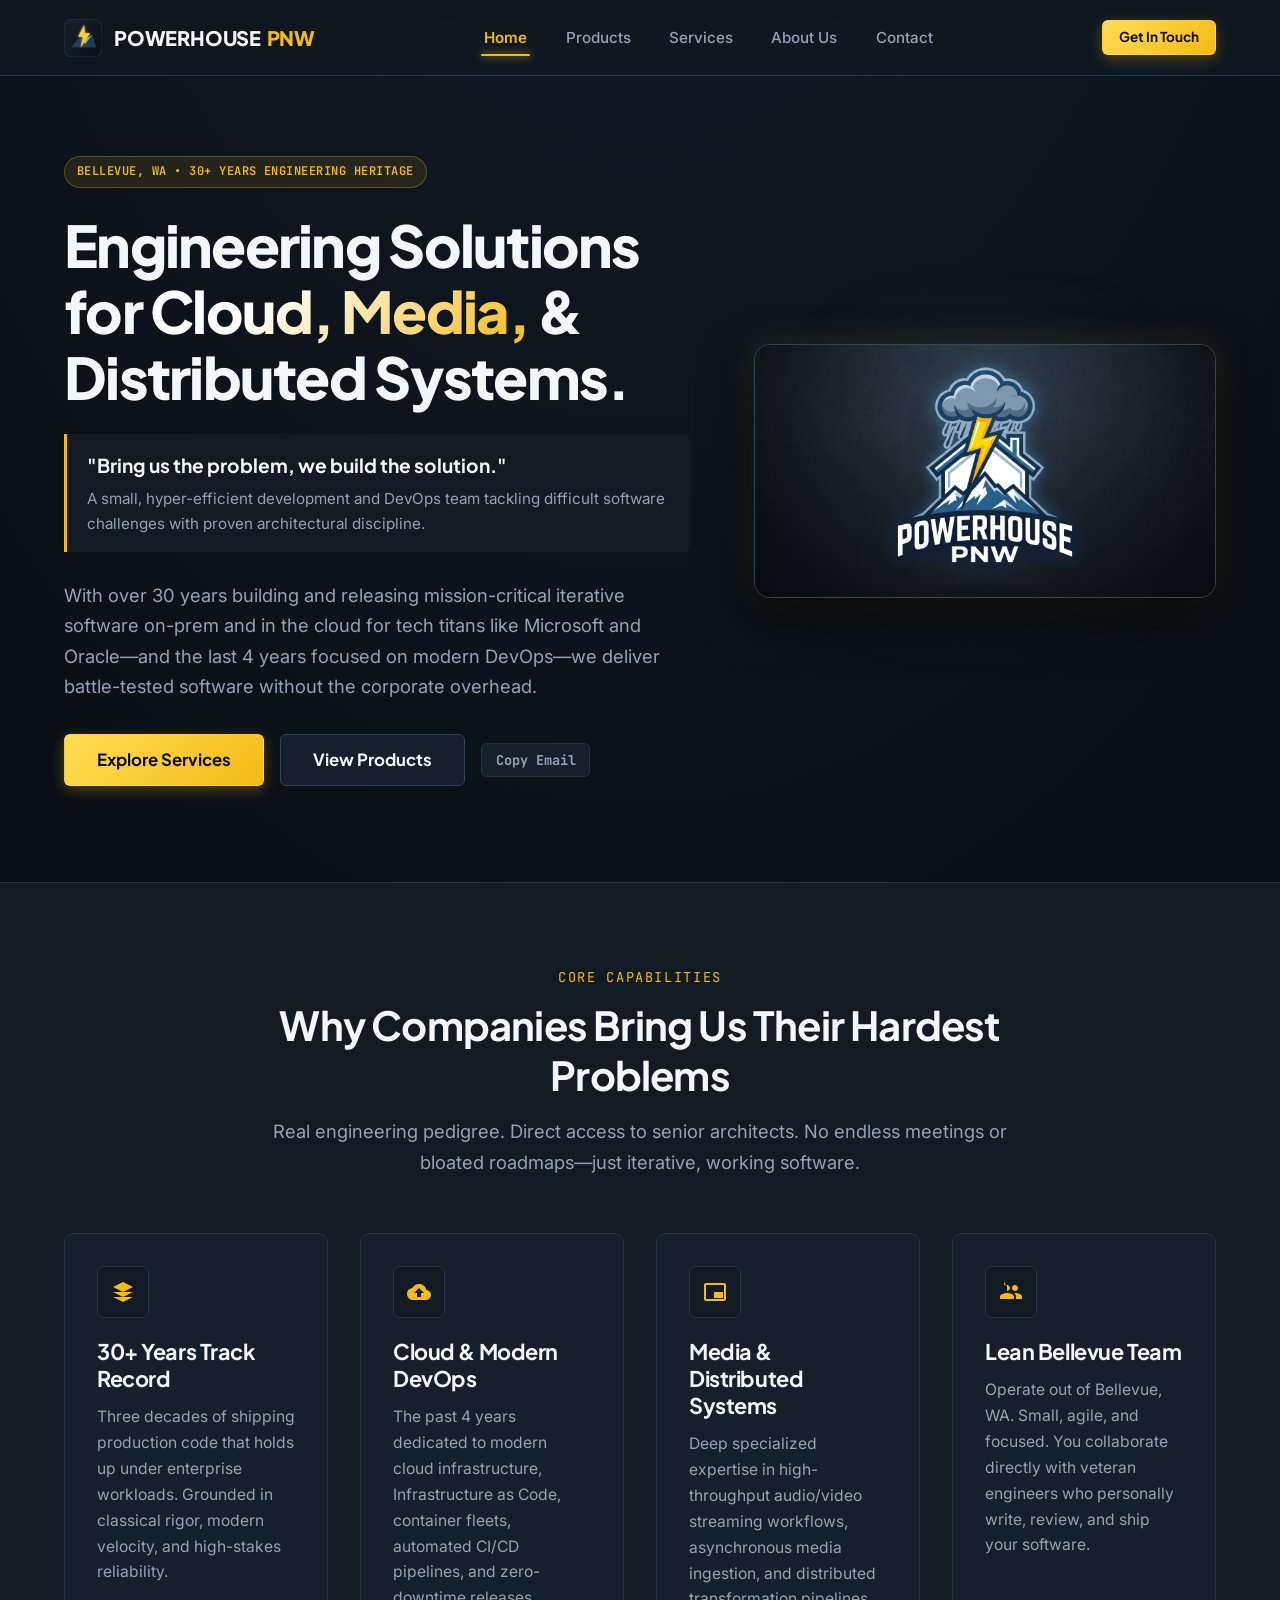
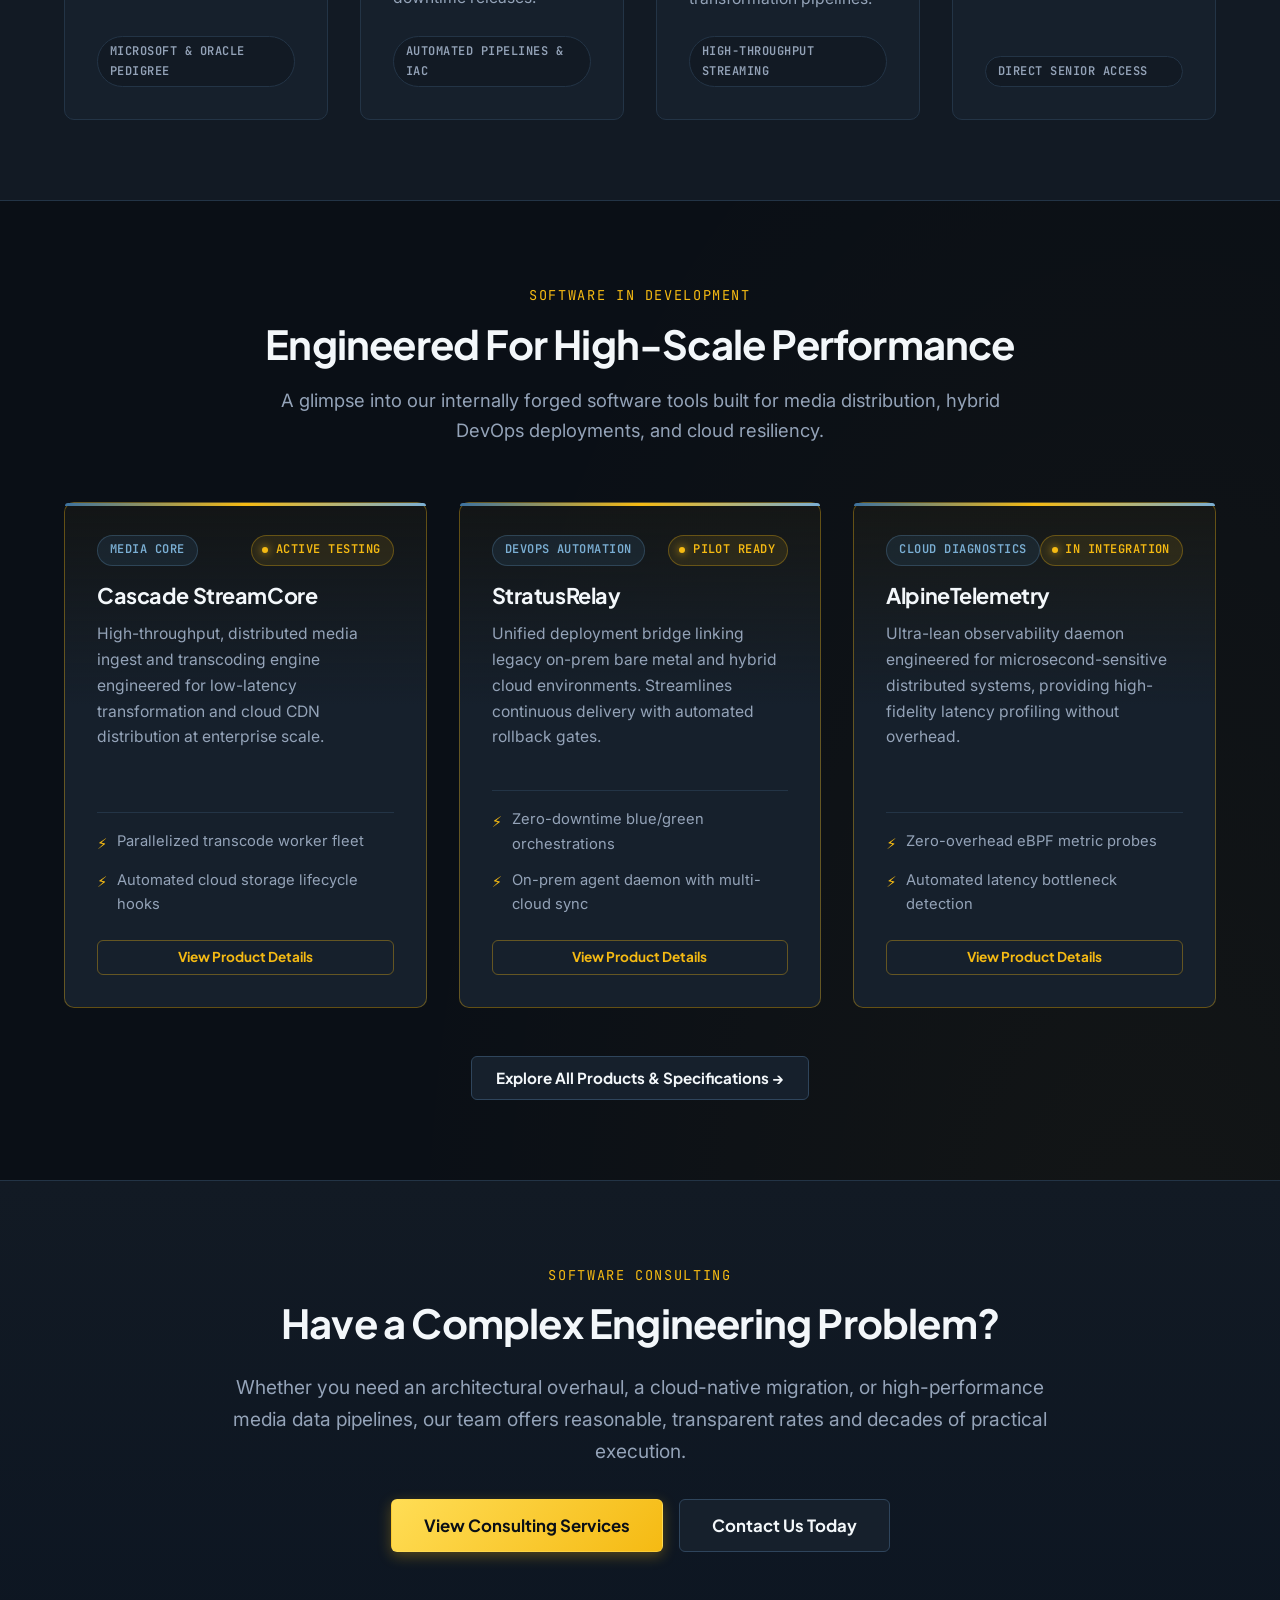
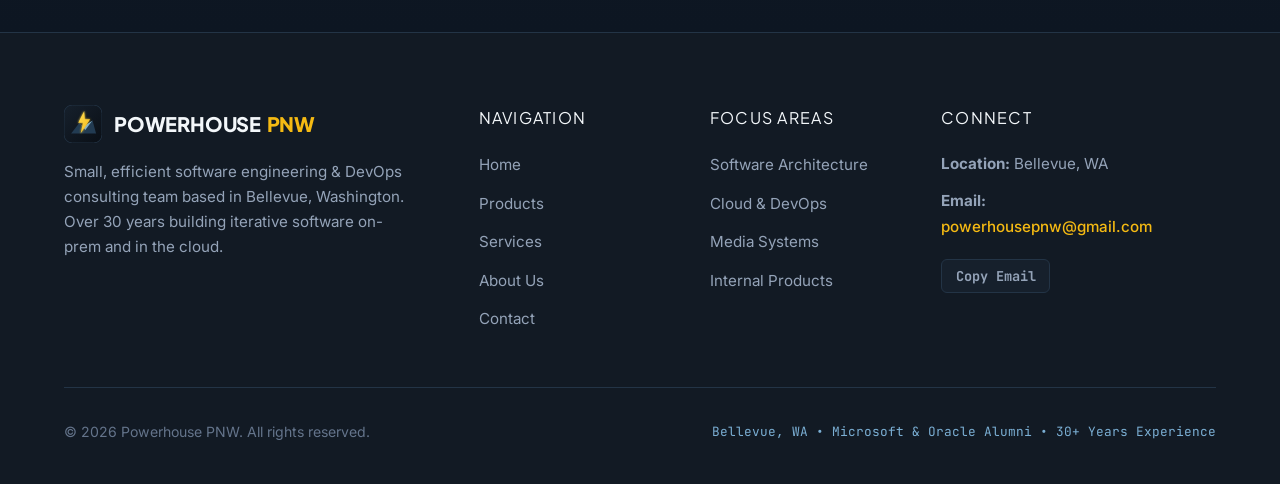
<file: index.html>
<!DOCTYPE html>
<html lang="en">
<head>
  <meta charset="UTF-8">
  <meta name="viewport" content="width=device-width, initial-scale=1.0">
  <title>Powerhouse PNW | Software Engineering & Cloud Infrastructure Consultancy</title>
  <meta name="description" content="Powerhouse PNW is a senior software engineering and DevOps consultancy based in Bellevue, WA. Over 30 years of building iterative software on-prem and in the cloud for industry leaders like Microsoft and Oracle.">
  <meta name="keywords" content="Powerhouse PNW, Bellevue software consultancy, DevOps engineering, cloud software, media streaming systems, software architecture">
  <meta property="og:title" content="Powerhouse PNW | Software Engineering & Cloud Infrastructure">
  <meta property="og:description" content="Bring us the problem, we build the solution. 30+ years engineering pedigree in cloud, media pipelines, and modern DevOps.">
  <meta property="og:image" content="/public/images/powerhouse-graphic.jpg">
  <meta property="og:type" content="website">
  <link rel="icon" type="image/svg+xml" href="/public/images/favicon.svg">
  <link rel="stylesheet" href="/css/main.css">
  <link rel="stylesheet" href="/css/components.css">
</head>
<body>

  <!-- Site Header -->
  <header class="site-header">
    <div class="container header-container">
      <a href="/" class="brand-link" aria-label="Powerhouse PNW Home">
        <img src="/public/images/favicon.svg" alt="Powerhouse PNW Emblem" class="brand-icon">
        <span>POWERHOUSE<span class="brand-text-accent">PNW</span></span>
      </a>

      <nav aria-label="Main Navigation">
        <ul class="nav-menu">
          <li><a href="/" class="nav-link active">Home</a></li>
          <li><a href="/products" class="nav-link">Products</a></li>
          <li><a href="/services" class="nav-link">Services</a></li>
          <li><a href="/about" class="nav-link">About Us</a></li>
          <li><a href="/contact" class="nav-link">Contact</a></li>
        </ul>
      </nav>

      <div class="nav-actions">
        <a href="/contact" class="btn btn-primary btn-sm">Get In Touch</a>
        <button class="mobile-toggle" aria-label="Toggle navigation menu" aria-expanded="false">
          <svg viewBox="0 0 24 24"><path d="M3 18h18v-2H3v2zm0-5h18v-2H3v2zm0-7v2h18V6H3z"/></svg>
        </button>
      </div>
    </div>
  </header>

  <!-- Mobile Drawer -->
  <div class="mobile-drawer" role="dialog" aria-modal="true" aria-label="Mobile Navigation">
    <ul class="mobile-nav-links">
      <li><a href="/" class="mobile-nav-link active">Home</a></li>
      <li><a href="/products" class="mobile-nav-link">Products</a></li>
      <li><a href="/services" class="mobile-nav-link">Services</a></li>
      <li><a href="/about" class="mobile-nav-link">About Us</a></li>
      <li><a href="/contact" class="mobile-nav-link">Contact</a></li>
    </ul>
    <div style="margin-top: auto; padding-top: 1.5rem; border-top: 1px solid var(--border-subtle);">
      <a href="/contact" class="btn btn-primary" style="width: 100%;">Get In Touch</a>
    </div>
  </div>

  <main>
    <!-- Hero Section -->
    <section class="hero">
      <div class="container hero-grid">
        <div class="hero-content">
          <div class="hero-badge-wrap">
            <span class="badge badge-gold">Bellevue, WA • 30+ Years Engineering Heritage</span>
          </div>

          <h1 class="hero-title">
            Engineering Solutions for <span class="hero-title-highlight">Cloud, Media,</span> & Distributed Systems.
          </h1>

          <div class="hero-slogan-box">
            <div class="hero-slogan">"Bring us the problem, we build the solution."</div>
            <p class="hero-slogan-desc">A small, hyper-efficient development and DevOps team tackling difficult software challenges with proven architectural discipline.</p>
          </div>

          <p class="hero-desc">
            With over 30 years building and releasing mission-critical iterative software on-prem and in the cloud for tech titans like Microsoft and Oracle—and the last 4 years focused on modern DevOps—we deliver battle-tested software without the corporate overhead.
          </p>

          <div class="hero-actions">
            <a href="/services" class="btn btn-primary btn-lg">Explore Services</a>
            <a href="/products" class="btn btn-secondary btn-lg">View Products</a>
            <button class="btn btn-copy" data-copy-email title="Click to copy email">Copy Email</button>
          </div>
        </div>

        <div class="hero-art-container">
          <div class="hero-art-glow"></div>
          <div class="hero-art-frame">
            <img src="/public/images/powerhouse-graphic.jpg" alt="Powerhouse PNW Emblem - Storm cloud and lightning over Pacific Northwest mountains" width="1280" height="720" priority>
          </div>
        </div>
      </div>
    </section>

    <!-- Value Pillars Section -->
    <section class="section" style="background-color: var(--bg-secondary); border-top: 1px solid var(--border-subtle); border-bottom: 1px solid var(--border-subtle);">
      <div class="container">
        <div class="section-title-wrap">
          <span class="section-kicker">Core Capabilities</span>
          <h2 class="section-title">Why Companies Bring Us Their Hardest Problems</h2>
          <p class="section-subtitle">Real engineering pedigree. Direct access to senior architects. No endless meetings or bloated roadmaps—just iterative, working software.</p>
        </div>

        <div class="grid grid-4">
          <!-- Pillar 1 -->
          <div class="card card-hover">
            <div class="card-icon">
              <svg width="24" height="24" viewBox="0 0 24 24" fill="currentColor"><path d="M12 2L2 7l10 5 10-5-10-5zM2 17l10 5 10-5M2 12l10 5 10-5"/></svg>
            </div>
            <h3 class="card-title">30+ Years Track Record</h3>
            <p class="card-desc">Three decades of shipping production code that holds up under enterprise workloads. Grounded in classical rigor, modern velocity, and high-stakes reliability.</p>
            <span class="badge badge-dark">Microsoft & Oracle Pedigree</span>
          </div>

          <!-- Pillar 2 -->
          <div class="card card-hover">
            <div class="card-icon">
              <svg width="24" height="24" viewBox="0 0 24 24" fill="currentColor"><path d="M19.35 10.04C18.67 6.59 15.64 4 12 4 9.11 4 6.6 5.64 5.35 8.04 2.34 8.36 0 10.91 0 14c0 3.31 2.69 6 6 6h13c2.76 0 5-2.24 5-5 0-2.64-2.05-4.78-4.65-4.96zM14 13v4h-4v-4H7l5-5 5 5h-3z"/></svg>
            </div>
            <h3 class="card-title">Cloud & Modern DevOps</h3>
            <p class="card-desc">The past 4 years dedicated to modern cloud infrastructure, Infrastructure as Code, container fleets, automated CI/CD pipelines, and zero-downtime releases.</p>
            <span class="badge badge-dark">Automated Pipelines & IaC</span>
          </div>

          <!-- Pillar 3 -->
          <div class="card card-hover">
            <div class="card-icon">
              <svg width="24" height="24" viewBox="0 0 24 24" fill="currentColor"><path d="M21 3H3c-1.1 0-2 .9-2 2v14c0 1.1.9 2 2 2h18c1.1 0 2-.9 2-2V5c0-1.1-.9-2-2-2zm0 16H3V5h18v14zm-10-7h9v6h-9z"/></svg>
            </div>
            <h3 class="card-title">Media & Distributed Systems</h3>
            <p class="card-desc">Deep specialized expertise in high-throughput audio/video streaming workflows, asynchronous media ingestion, and distributed transformation pipelines.</p>
            <span class="badge badge-dark">High-Throughput Streaming</span>
          </div>

          <!-- Pillar 4 -->
          <div class="card card-hover">
            <div class="card-icon">
              <svg width="24" height="24" viewBox="0 0 24 24" fill="currentColor"><path d="M16 11c1.66 0 2.99-1.34 2.99-3S17.66 5 16 5c-1.66 0-3 1.34-3 3s1.34 3 3 3zm-8 0c1.66 0 2.99-1.34 2.99-3S9.66 5 8 5C6.34 5 5 6.34 5 3s1.34 3 3 3zm0 2c-2.33 0-7 1.17-7 3.5V19h14v-2.5c0-2.33-4.67-3.5-7-3.5zm8 0c-.29 0-.62.02-.97.05 1.16.84 1.97 1.97 1.97 3.45V19h6v-2.5c0-2.33-4.67-3.5-7-3.5z"/></svg>
            </div>
            <h3 class="card-title">Lean Bellevue Team</h3>
            <p class="card-desc">Operate out of Bellevue, WA. Small, agile, and focused. You collaborate directly with veteran engineers who personally write, review, and ship your software.</p>
            <span class="badge badge-dark">Direct Senior Access</span>
          </div>
        </div>
      </div>
    </section>

    <!-- Featured Products Preview -->
    <section class="section">
      <div class="container">
        <div class="section-title-wrap">
          <span class="section-kicker">Software In Development</span>
          <h2 class="section-title">Engineered For High-Scale Performance</h2>
          <p class="section-subtitle">A glimpse into our internally forged software tools built for media distribution, hybrid DevOps deployments, and cloud resiliency.</p>
        </div>

        <div class="grid grid-3">
          <!-- Product 1 -->
          <div class="card card-hover card-featured">
            <div style="display: flex; justify-content: space-between; align-items: flex-start; margin-bottom: 1rem;">
              <span class="badge badge-blue">Media Core</span>
              <span class="badge badge-gold badge-status">Active Testing</span>
            </div>
            <h3 class="card-title">Cascade StreamCore</h3>
            <p class="card-desc">High-throughput, distributed media ingest and transcoding engine engineered for low-latency transformation and cloud CDN distribution at enterprise scale.</p>
            <ul class="spec-list">
              <li class="spec-item"><span class="spec-icon">⚡</span> Parallelized transcode worker fleet</li>
              <li class="spec-item"><span class="spec-icon">⚡</span> Automated cloud storage lifecycle hooks</li>
            </ul>
            <div style="margin-top: 1.5rem;">
              <a href="/products#cascade" class="btn btn-outline btn-sm" style="width: 100%;">View Product Details</a>
            </div>
          </div>

          <!-- Product 2 -->
          <div class="card card-hover card-featured">
            <div style="display: flex; justify-content: space-between; align-items: flex-start; margin-bottom: 1rem;">
              <span class="badge badge-blue">DevOps Automation</span>
              <span class="badge badge-gold badge-status">Pilot Ready</span>
            </div>
            <h3 class="card-title">StratusRelay</h3>
            <p class="card-desc">Unified deployment bridge linking legacy on-prem bare metal and hybrid cloud environments. Streamlines continuous delivery with automated rollback gates.</p>
            <ul class="spec-list">
              <li class="spec-item"><span class="spec-icon">⚡</span> Zero-downtime blue/green orchestrations</li>
              <li class="spec-item"><span class="spec-icon">⚡</span> On-prem agent daemon with multi-cloud sync</li>
            </ul>
            <div style="margin-top: 1.5rem;">
              <a href="/products#stratus" class="btn btn-outline btn-sm" style="width: 100%;">View Product Details</a>
            </div>
          </div>

          <!-- Product 3 -->
          <div class="card card-hover card-featured">
            <div style="display: flex; justify-content: space-between; align-items: flex-start; margin-bottom: 1rem;">
              <span class="badge badge-blue">Cloud Diagnostics</span>
              <span class="badge badge-gold badge-status">In Integration</span>
            </div>
            <h3 class="card-title">AlpineTelemetry</h3>
            <p class="card-desc">Ultra-lean observability daemon engineered for microsecond-sensitive distributed systems, providing high-fidelity latency profiling without overhead.</p>
            <ul class="spec-list">
              <li class="spec-item"><span class="spec-icon">⚡</span> Zero-overhead eBPF metric probes</li>
              <li class="spec-item"><span class="spec-icon">⚡</span> Automated latency bottleneck detection</li>
            </ul>
            <div style="margin-top: 1.5rem;">
              <a href="/products#alpine" class="btn btn-outline btn-sm" style="width: 100%;">View Product Details</a>
            </div>
          </div>
        </div>

        <div style="text-align: center; margin-top: 3rem;">
          <a href="/products" class="btn btn-secondary">Explore All Products & Specifications →</a>
        </div>
      </div>
    </section>

    <!-- Services Banner / CTA -->
    <section class="section" style="background: linear-gradient(180deg, var(--bg-secondary) 0%, #0D1622 100%); border-top: 1px solid var(--border-subtle);">
      <div class="container" style="max-width: 900px; text-align: center;">
        <span class="section-kicker">Software Consulting</span>
        <h2 class="section-title" style="margin-bottom: 1.5rem;">Have a Complex Engineering Problem?</h2>
        <p style="font-size: 1.2rem; margin-bottom: 2rem;">
          Whether you need an architectural overhaul, a cloud-native migration, or high-performance media data pipelines, our team offers reasonable, transparent rates and decades of practical execution.
        </p>
        <div style="display: flex; justify-content: center; gap: 1rem; flex-wrap: wrap;">
          <a href="/services" class="btn btn-primary btn-lg">View Consulting Services</a>
          <a href="/contact" class="btn btn-secondary btn-lg">Contact Us Today</a>
        </div>
      </div>
    </section>

    <!-- Netlify Form Detection Blueprint (ensures build-time form registration) -->
    <form name="contact" netlify data-netlify="true" netlify-honeypot="bot-field" hidden>
      <input type="text" name="name" />
      <input type="email" name="email" />
      <input type="text" name="subject" />
      <textarea name="message"></textarea>
      <input name="bot-field" />
    </form>
  </main>

  <!-- Site Footer -->
  <footer class="site-footer">
    <div class="container">
      <div class="footer-grid">
        <div class="footer-brand">
          <a href="/" class="brand-link">
            <img src="/public/images/favicon.svg" alt="Powerhouse PNW" class="brand-icon">
            <span>POWERHOUSE<span class="brand-text-accent">PNW</span></span>
          </a>
          <p>
            Small, efficient software engineering & DevOps consulting team based in Bellevue, Washington. Over 30 years building iterative software on-prem and in the cloud.
          </p>
        </div>

        <div>
          <div class="footer-heading">Navigation</div>
          <ul class="footer-links">
            <li><a href="/">Home</a></li>
            <li><a href="/products">Products</a></li>
            <li><a href="/services">Services</a></li>
            <li><a href="/about">About Us</a></li>
            <li><a href="/contact">Contact</a></li>
          </ul>
        </div>

        <div>
          <div class="footer-heading">Focus Areas</div>
          <ul class="footer-links">
            <li><a href="/services#architecture">Software Architecture</a></li>
            <li><a href="/services#devops">Cloud & DevOps</a></li>
            <li><a href="/services#media">Media Systems</a></li>
            <li><a href="/products">Internal Products</a></li>
          </ul>
        </div>

        <div>
          <div class="footer-heading">Connect</div>
          <div class="footer-contact-info">
            <div><strong>Location:</strong> Bellevue, WA</div>
            <div>
              <strong>Email:</strong><br>
              <a href="mailto:powerhousepnw@gmail.com" class="footer-contact-link">powerhousepnw@gmail.com</a>
            </div>
            <button class="btn btn-copy" data-copy-email style="align-self: flex-start; margin-top: 0.5rem;">Copy Email</button>
          </div>
        </div>
      </div>

      <div class="footer-bottom">
        <div>© <span class="current-year">2026</span> Powerhouse PNW. All rights reserved.</div>
        <div class="footer-pedigree">Bellevue, WA • Microsoft & Oracle Alumni • 30+ Years Experience</div>
      </div>
    </div>
  </footer>

  <script src="/js/main.js"></script>
</body>
</html>
</file>
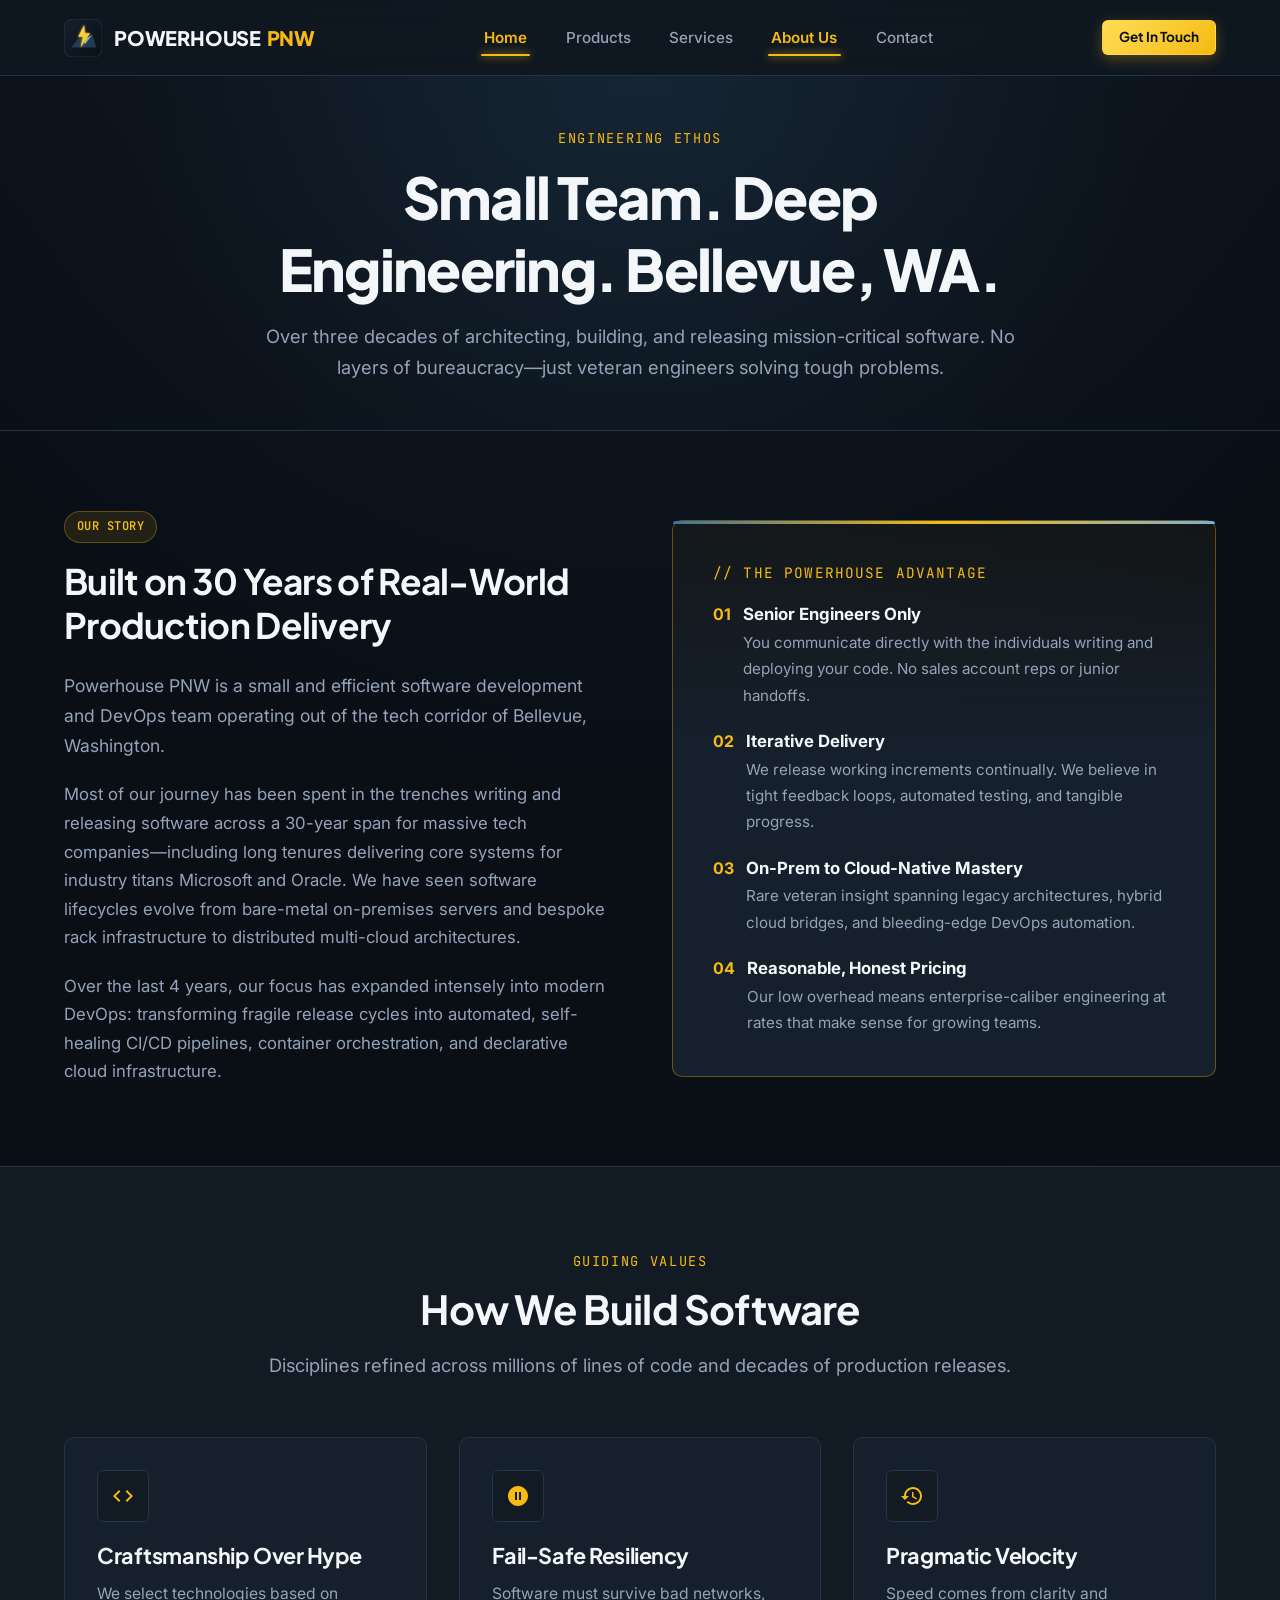
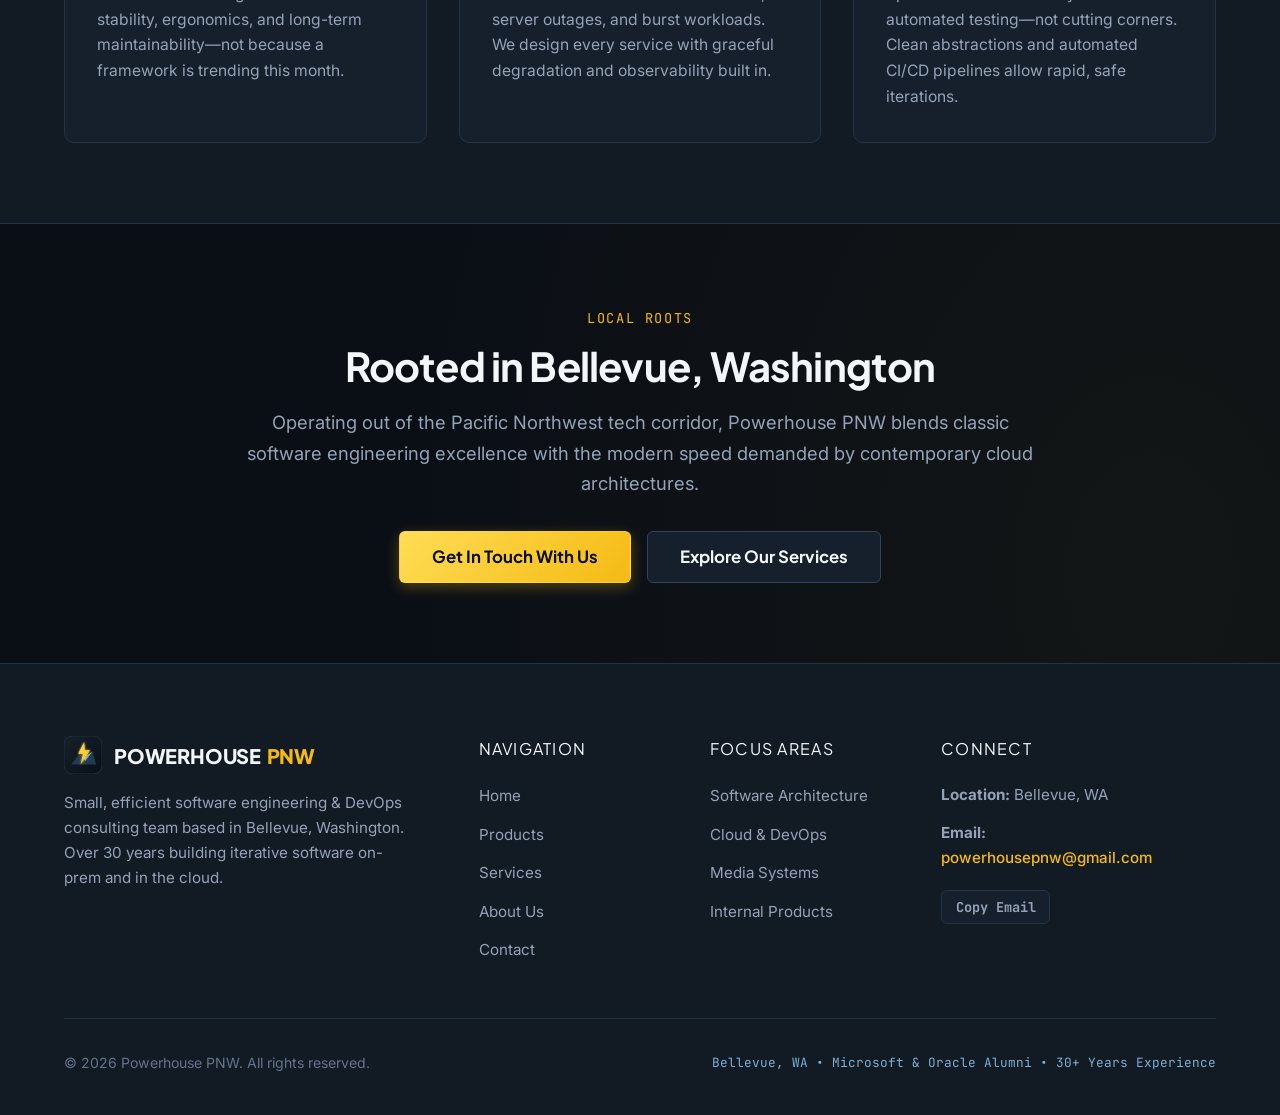
<file: about/index.html>
<!DOCTYPE html>
<html lang="en">
<head>
  <meta charset="UTF-8">
  <meta name="viewport" content="width=device-width, initial-scale=1.0">
  <title>About Us | Powerhouse PNW</title>
  <meta name="description" content="Learn about Powerhouse PNW: a small, efficient development and DevOps team operating out of Bellevue, WA with over 30 years of engineering pedigree.">
  <meta property="og:title" content="About Us | Powerhouse PNW">
  <meta property="og:description" content="Small and efficient development team operating out of Bellevue, WA. Over 30 years of software engineering at Microsoft, Oracle, and beyond.">
  <meta property="og:image" content="/public/images/powerhouse-graphic.jpg">
  <link rel="icon" type="image/svg+xml" href="/public/images/favicon.svg">
  <link rel="stylesheet" href="/css/main.css">
  <link rel="stylesheet" href="/css/components.css">
</head>
<body>

  <!-- Site Header -->
  <header class="site-header">
    <div class="container header-container">
      <a href="/" class="brand-link" aria-label="Powerhouse PNW Home">
        <img src="/public/images/favicon.svg" alt="Powerhouse PNW Emblem" class="brand-icon">
        <span>POWERHOUSE<span class="brand-text-accent">PNW</span></span>
      </a>

      <nav aria-label="Main Navigation">
        <ul class="nav-menu">
          <li><a href="/" class="nav-link">Home</a></li>
          <li><a href="/products" class="nav-link">Products</a></li>
          <li><a href="/services" class="nav-link">Services</a></li>
          <li><a href="/about" class="nav-link active">About Us</a></li>
          <li><a href="/contact" class="nav-link">Contact</a></li>
        </ul>
      </nav>

      <div class="nav-actions">
        <a href="/contact" class="btn btn-primary btn-sm">Get In Touch</a>
        <button class="mobile-toggle" aria-label="Toggle navigation menu" aria-expanded="false">
          <svg viewBox="0 0 24 24"><path d="M3 18h18v-2H3v2zm0-5h18v-2H3v2zm0-7v2h18V6H3z"/></svg>
        </button>
      </div>
    </div>
  </header>

  <!-- Mobile Drawer -->
  <div class="mobile-drawer" role="dialog" aria-modal="true" aria-label="Mobile Navigation">
    <ul class="mobile-nav-links">
      <li><a href="/" class="mobile-nav-link">Home</a></li>
      <li><a href="/products" class="mobile-nav-link">Products</a></li>
      <li><a href="/services" class="mobile-nav-link">Services</a></li>
      <li><a href="/about" class="mobile-nav-link active">About Us</a></li>
      <li><a href="/contact" class="mobile-nav-link">Contact</a></li>
    </ul>
    <div style="margin-top: auto; padding-top: 1.5rem; border-top: 1px solid var(--border-subtle);">
      <a href="/contact" class="btn btn-primary" style="width: 100%;">Get In Touch</a>
    </div>
  </div>

  <main>
    <!-- Header -->
    <section class="section-sm" style="border-bottom: 1px solid var(--border-subtle); background: radial-gradient(circle at 50% 0%, rgba(62, 115, 160, 0.15) 0%, transparent 70%);">
      <div class="container" style="text-align: center; max-width: 820px; margin: 0 auto;">
        <span class="section-kicker">Engineering Ethos</span>
        <h1 class="section-title">Small Team. Deep Engineering. Bellevue, WA.</h1>
        <p class="section-subtitle">
          Over three decades of architecting, building, and releasing mission-critical software. No layers of bureaucracy—just veteran engineers solving tough problems.
        </p>
      </div>
    </section>

    <!-- Narrative Section -->
    <section class="section">
      <div class="container">
        <div class="grid grid-2" style="align-items: center; gap: 4rem;">
          <div>
            <span class="badge badge-gold" style="margin-bottom: 1rem;">OUR STORY</span>
            <h2 style="font-size: 2.2rem; margin-bottom: 1.5rem; line-height: 1.25;">
              Built on 30 Years of Real-World Production Delivery
            </h2>
            <p style="font-size: 1.1rem; line-height: 1.7; margin-bottom: 1.25rem;">
              Powerhouse PNW is a small and efficient software development and DevOps team operating out of the tech corridor of Bellevue, Washington.
            </p>
            <p style="font-size: 1.05rem; line-height: 1.7; margin-bottom: 1.25rem;">
              Most of our journey has been spent in the trenches writing and releasing software across a 30-year span for massive tech companies—including long tenures delivering core systems for industry titans Microsoft and Oracle. We have seen software lifecycles evolve from bare-metal on-premises servers and bespoke rack infrastructure to distributed multi-cloud architectures.
            </p>
            <p style="font-size: 1.05rem; line-height: 1.7;">
              Over the last 4 years, our focus has expanded intensely into modern DevOps: transforming fragile release cycles into automated, self-healing CI/CD pipelines, container orchestration, and declarative cloud infrastructure.
            </p>
          </div>

          <div class="card card-featured" style="padding: 2.5rem;">
            <div style="font-family: var(--font-mono); color: var(--accent-gold); font-size: 0.9rem; margin-bottom: 1rem; letter-spacing: 0.08em;">
              // THE POWERHOUSE ADVANTAGE
            </div>
            <ul style="list-style: none; display: flex; flex-direction: column; gap: 1.25rem;">
              <li style="display: flex; gap: 0.75rem;">
                <span style="color: var(--accent-gold); font-weight: bold;">01</span>
                <div>
                  <strong style="color: var(--text-primary); font-size: 1.05rem; display: block;">Senior Engineers Only</strong>
                  <span style="color: var(--text-secondary); font-size: 0.95rem;">You communicate directly with the individuals writing and deploying your code. No sales account reps or junior handoffs.</span>
                </div>
              </li>
              <li style="display: flex; gap: 0.75rem;">
                <span style="color: var(--accent-gold); font-weight: bold;">02</span>
                <div>
                  <strong style="color: var(--text-primary); font-size: 1.05rem; display: block;">Iterative Delivery</strong>
                  <span style="color: var(--text-secondary); font-size: 0.95rem;">We release working increments continually. We believe in tight feedback loops, automated testing, and tangible progress.</span>
                </div>
              </li>
              <li style="display: flex; gap: 0.75rem;">
                <span style="color: var(--accent-gold); font-weight: bold;">03</span>
                <div>
                  <strong style="color: var(--text-primary); font-size: 1.05rem; display: block;">On-Prem to Cloud-Native Mastery</strong>
                  <span style="color: var(--text-secondary); font-size: 0.95rem;">Rare veteran insight spanning legacy architectures, hybrid cloud bridges, and bleeding-edge DevOps automation.</span>
                </div>
              </li>
              <li style="display: flex; gap: 0.75rem;">
                <span style="color: var(--accent-gold); font-weight: bold;">04</span>
                <div>
                  <strong style="color: var(--text-primary); font-size: 1.05rem; display: block;">Reasonable, Honest Pricing</strong>
                  <span style="color: var(--text-secondary); font-size: 0.95rem;">Our low overhead means enterprise-caliber engineering at rates that make sense for growing teams.</span>
                </div>
              </li>
            </ul>
          </div>
        </div>
      </div>
    </section>

    <!-- Engineering Principles -->
    <section class="section" style="background-color: var(--bg-secondary); border-top: 1px solid var(--border-subtle); border-bottom: 1px solid var(--border-subtle);">
      <div class="container">
        <div class="section-title-wrap">
          <span class="section-kicker">Guiding Values</span>
          <h2 class="section-title">How We Build Software</h2>
          <p class="section-subtitle">Disciplines refined across millions of lines of code and decades of production releases.</p>
        </div>

        <div class="grid grid-3">
          <div class="card card-hover">
            <div class="card-icon">
              <svg width="24" height="24" viewBox="0 0 24 24" fill="currentColor"><path d="M9.4 16.6L4.8 12l4.6-4.6L8 6l-6 6 6 6 1.4-1.4zm5.2 0l4.6-4.6-4.6-4.6L16 6l6 6-6 6-1.4-1.4z"/></svg>
            </div>
            <h3 class="card-title">Craftsmanship Over Hype</h3>
            <p class="card-desc">We select technologies based on stability, ergonomics, and long-term maintainability—not because a framework is trending this month.</p>
          </div>

          <div class="card card-hover">
            <div class="card-icon">
              <svg width="24" height="24" viewBox="0 0 24 24" fill="currentColor"><path d="M12 2C6.48 2 2 6.48 2 12s4.48 10 10 10 10-4.48 10-10S17.52 2 12 2zm-1 14H9V8h2v8zm4 0h-2V8h2v8z"/></svg>
            </div>
            <h3 class="card-title">Fail-Safe Resiliency</h3>
            <p class="card-desc">Software must survive bad networks, server outages, and burst workloads. We design every service with graceful degradation and observability built in.</p>
          </div>

          <div class="card card-hover">
            <div class="card-icon">
              <svg width="24" height="24" viewBox="0 0 24 24" fill="currentColor"><path d="M13 3c-4.97 0-9 4.03-9 9H1l3.89 3.89.07.14L9 12H6c0-3.87 3.13-7 7-7s7 3.13 7 7-3.13 7-7 7c-1.93 0-3.68-.79-4.94-2.06l-1.42 1.42C8.27 19.99 10.51 21 13 21c4.97 0 9-4.03 9-9s-4.03-9-9-9zm-1 5v5l4.28 2.54.72-1.21-3.5-2.08V8H12z"/></svg>
            </div>
            <h3 class="card-title">Pragmatic Velocity</h3>
            <p class="card-desc">Speed comes from clarity and automated testing—not cutting corners. Clean abstractions and automated CI/CD pipelines allow rapid, safe iterations.</p>
          </div>
        </div>
      </div>
    </section>

    <!-- Location / PNW Connection -->
    <section class="section">
      <div class="container" style="max-width: 860px; text-align: center;">
        <span class="section-kicker">Local Roots</span>
        <h2 class="section-title">Rooted in Bellevue, Washington</h2>
        <p style="font-size: 1.15rem; margin-bottom: 2rem;">
          Operating out of the Pacific Northwest tech corridor, Powerhouse PNW blends classic software engineering excellence with the modern speed demanded by contemporary cloud architectures.
        </p>
        <div style="display: flex; justify-content: center; gap: 1rem; flex-wrap: wrap;">
          <a href="/contact" class="btn btn-primary btn-lg">Get In Touch With Us</a>
          <a href="/services" class="btn btn-secondary btn-lg">Explore Our Services</a>
        </div>
      </div>
    </section>
  </main>

  <!-- Site Footer -->
  <footer class="site-footer">
    <div class="container">
      <div class="footer-grid">
        <div class="footer-brand">
          <a href="/" class="brand-link">
            <img src="/public/images/favicon.svg" alt="Powerhouse PNW" class="brand-icon">
            <span>POWERHOUSE<span class="brand-text-accent">PNW</span></span>
          </a>
          <p>
            Small, efficient software engineering & DevOps consulting team based in Bellevue, Washington. Over 30 years building iterative software on-prem and in the cloud.
          </p>
        </div>

        <div>
          <div class="footer-heading">Navigation</div>
          <ul class="footer-links">
            <li><a href="/">Home</a></li>
            <li><a href="/products">Products</a></li>
            <li><a href="/services">Services</a></li>
            <li><a href="/about">About Us</a></li>
            <li><a href="/contact">Contact</a></li>
          </ul>
        </div>

        <div>
          <div class="footer-heading">Focus Areas</div>
          <ul class="footer-links">
            <li><a href="/services#architecture">Software Architecture</a></li>
            <li><a href="/services#devops">Cloud & DevOps</a></li>
            <li><a href="/services#media">Media Systems</a></li>
            <li><a href="/products">Internal Products</a></li>
          </ul>
        </div>

        <div>
          <div class="footer-heading">Connect</div>
          <div class="footer-contact-info">
            <div><strong>Location:</strong> Bellevue, WA</div>
            <div>
              <strong>Email:</strong><br>
              <a href="mailto:powerhousepnw@gmail.com" class="footer-contact-link">powerhousepnw@gmail.com</a>
            </div>
            <button class="btn btn-copy" data-copy-email style="align-self: flex-start; margin-top: 0.5rem;">Copy Email</button>
          </div>
        </div>
      </div>

      <div class="footer-bottom">
        <div>© <span class="current-year">2026</span> Powerhouse PNW. All rights reserved.</div>
        <div class="footer-pedigree">Bellevue, WA • Microsoft & Oracle Alumni • 30+ Years Experience</div>
      </div>
    </div>
  </footer>

  <script src="/js/main.js"></script>
</body>
</html>
</file>
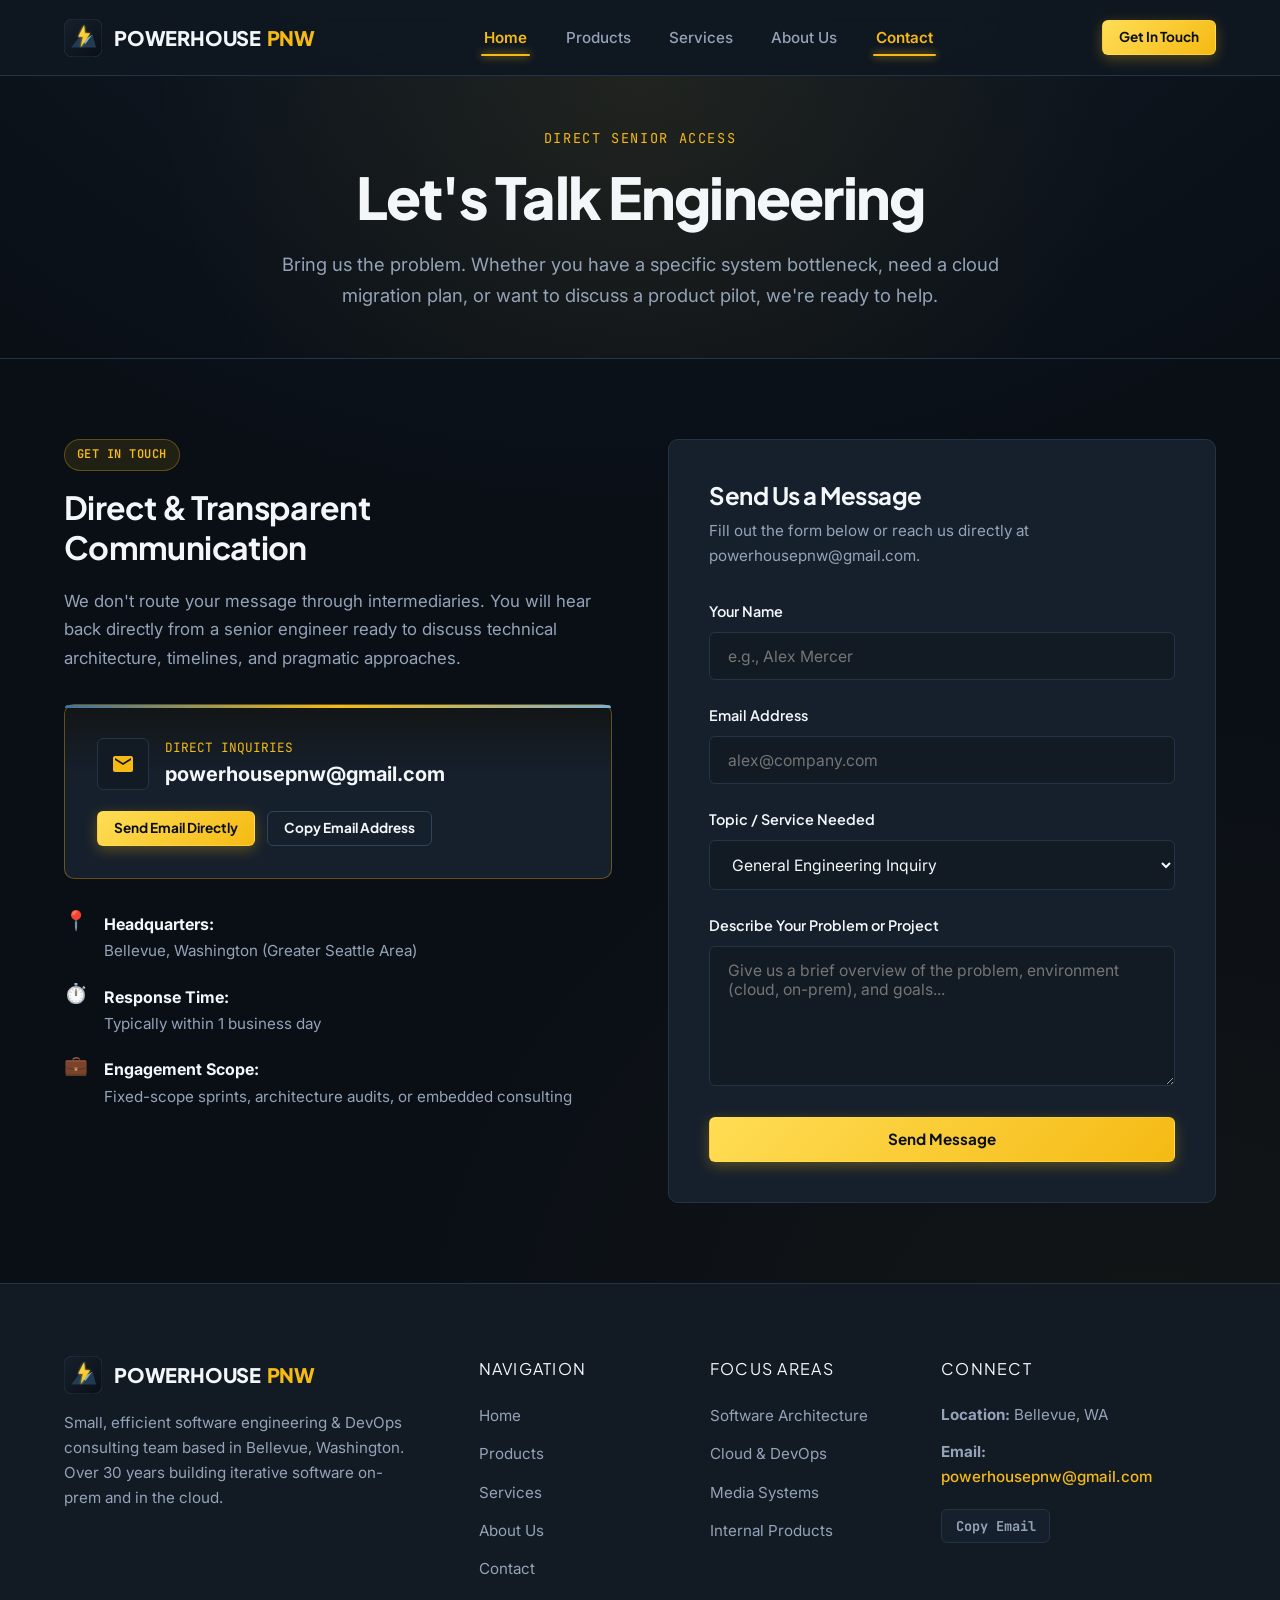
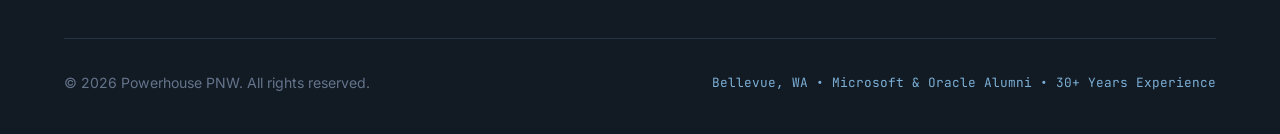
<file: contact/index.html>
<!DOCTYPE html>
<html lang="en">
<head>
  <meta charset="UTF-8">
  <meta name="viewport" content="width=device-width, initial-scale=1.0">
  <title>Contact Us | Powerhouse PNW</title>
  <meta name="description" content="Get in touch with Powerhouse PNW. Contact our Bellevue, WA engineering team directly at powerhousepnw@gmail.com.">
  <meta property="og:title" content="Contact Us | Powerhouse PNW">
  <meta property="og:description" content="Reach out to discuss software architecture, cloud & DevOps engineering, or product evaluations.">
  <meta property="og:image" content="/public/images/powerhouse-graphic.jpg">
  <link rel="icon" type="image/svg+xml" href="/public/images/favicon.svg">
  <link rel="stylesheet" href="/css/main.css">
  <link rel="stylesheet" href="/css/components.css">
</head>
<body>

  <!-- Site Header -->
  <header class="site-header">
    <div class="container header-container">
      <a href="/" class="brand-link" aria-label="Powerhouse PNW Home">
        <img src="/public/images/favicon.svg" alt="Powerhouse PNW Emblem" class="brand-icon">
        <span>POWERHOUSE<span class="brand-text-accent">PNW</span></span>
      </a>

      <nav aria-label="Main Navigation">
        <ul class="nav-menu">
          <li><a href="/" class="nav-link">Home</a></li>
          <li><a href="/products" class="nav-link">Products</a></li>
          <li><a href="/services" class="nav-link">Services</a></li>
          <li><a href="/about" class="nav-link">About Us</a></li>
          <li><a href="/contact" class="nav-link active">Contact</a></li>
        </ul>
      </nav>

      <div class="nav-actions">
        <a href="/contact" class="btn btn-primary btn-sm">Get In Touch</a>
        <button class="mobile-toggle" aria-label="Toggle navigation menu" aria-expanded="false">
          <svg viewBox="0 0 24 24"><path d="M3 18h18v-2H3v2zm0-5h18v-2H3v2zm0-7v2h18V6H3z"/></svg>
        </button>
      </div>
    </div>
  </header>

  <!-- Mobile Drawer -->
  <div class="mobile-drawer" role="dialog" aria-modal="true" aria-label="Mobile Navigation">
    <ul class="mobile-nav-links">
      <li><a href="/" class="mobile-nav-link">Home</a></li>
      <li><a href="/products" class="mobile-nav-link">Products</a></li>
      <li><a href="/services" class="mobile-nav-link">Services</a></li>
      <li><a href="/about" class="mobile-nav-link">About Us</a></li>
      <li><a href="/contact" class="mobile-nav-link active">Contact</a></li>
    </ul>
    <div style="margin-top: auto; padding-top: 1.5rem; border-top: 1px solid var(--border-subtle);">
      <a href="/contact" class="btn btn-primary" style="width: 100%;">Get In Touch</a>
    </div>
  </div>

  <main>
    <!-- Header -->
    <section class="section-sm" style="border-bottom: 1px solid var(--border-subtle); background: radial-gradient(circle at 50% 0%, rgba(245, 186, 19, 0.08) 0%, transparent 70%);">
      <div class="container" style="text-align: center; max-width: 820px; margin: 0 auto;">
        <span class="section-kicker">Direct Senior Access</span>
        <h1 class="section-title">Let's Talk Engineering</h1>
        <p class="section-subtitle">
          Bring us the problem. Whether you have a specific system bottleneck, need a cloud migration plan, or want to discuss a product pilot, we're ready to help.
        </p>
      </div>
    </section>

    <!-- Main Contact Layout -->
    <section class="section">
      <div class="container">
        <div class="grid grid-2" style="gap: 3.5rem; align-items: flex-start;">
          
          <!-- Contact Info & Quick Actions -->
          <div>
            <span class="badge badge-gold" style="margin-bottom: 1rem;">GET IN TOUCH</span>
            <h2 style="font-size: 2rem; margin-bottom: 1.25rem;">Direct & Transparent Communication</h2>
            <p style="font-size: 1.05rem; line-height: 1.7; margin-bottom: 2rem;">
              We don't route your message through intermediaries. You will hear back directly from a senior engineer ready to discuss technical architecture, timelines, and pragmatic approaches.
            </p>

            <!-- Direct Email Highlight Card -->
            <div class="card card-featured" style="padding: 2rem; margin-bottom: 2rem;">
              <div style="display: flex; align-items: center; gap: 1rem; margin-bottom: 1.25rem;">
                <div class="card-icon" style="margin-bottom: 0;">
                  <svg width="24" height="24" viewBox="0 0 24 24" fill="currentColor"><path d="M20 4H4c-1.1 0-1.99.9-1.99 2L2 18c0 1.1.9 2 2 2h16c1.1 0 2-.9 2-2V6c0-1.1-.9-2-2-2zm0 4l-8 5-8-5V6l8 5 8-5v2z"/></svg>
                </div>
                <div>
                  <div style="font-family: var(--font-mono); font-size: 0.8rem; color: var(--accent-gold); text-transform: uppercase;">Direct Inquiries</div>
                  <div style="font-size: 1.25rem; font-weight: 700; color: var(--text-primary);">powerhousepnw@gmail.com</div>
                </div>
              </div>

              <div style="display: flex; gap: 0.75rem; flex-wrap: wrap;">
                <a href="mailto:powerhousepnw@gmail.com" class="btn btn-primary btn-sm">Send Email Directly</a>
                <button class="btn btn-secondary btn-sm" data-copy-email>Copy Email Address</button>
              </div>
            </div>

            <!-- Team & Location Details -->
            <div style="display: flex; flex-direction: column; gap: 1.25rem;">
              <div style="display: flex; gap: 1rem; align-items: flex-start;">
                <div style="color: var(--accent-gold); font-size: 1.2rem; line-height: 1;">📍</div>
                <div>
                  <strong style="color: var(--text-primary); display: block;">Headquarters:</strong>
                  <span style="color: var(--text-secondary); font-size: 0.95rem;">Bellevue, Washington (Greater Seattle Area)</span>
                </div>
              </div>

              <div style="display: flex; gap: 1rem; align-items: flex-start;">
                <div style="color: var(--accent-gold); font-size: 1.2rem; line-height: 1;">⏱️</div>
                <div>
                  <strong style="color: var(--text-primary); display: block;">Response Time:</strong>
                  <span style="color: var(--text-secondary); font-size: 0.95rem;">Typically within 1 business day</span>
                </div>
              </div>

              <div style="display: flex; gap: 1rem; align-items: flex-start;">
                <div style="color: var(--accent-gold); font-size: 1.2rem; line-height: 1;">💼</div>
                <div>
                  <strong style="color: var(--text-primary); display: block;">Engagement Scope:</strong>
                  <span style="color: var(--text-secondary); font-size: 0.95rem;">Fixed-scope sprints, architecture audits, or embedded consulting</span>
                </div>
              </div>
            </div>
          </div>

          <!-- Contact Form (Netlify Form Ready) -->
          <div class="form-container">
            <h3 style="font-size: 1.5rem; margin-bottom: 0.5rem;">Send Us a Message</h3>
            <p style="font-size: 0.95rem; margin-bottom: 2rem;">Fill out the form below or reach us directly at powerhousepnw@gmail.com.</p>

            <div id="form-status" style="display: none; margin-bottom: 1.5rem; padding: 1.25rem; border-radius: var(--radius-sm);"></div>

            <form id="contact-form" name="contact" method="POST" netlify data-netlify="true" netlify-honeypot="bot-field" action="/success">
              <!-- Netlify honeypot field for spam prevention -->
              <input type="hidden" name="form-name" value="contact">
              <p style="display: none;">
                <label>Don’t fill this out if you're human: <input name="bot-field"></label>
              </p>

              <div class="form-group">
                <label for="name" class="form-label">Your Name</label>
                <input type="text" id="name" name="name" class="form-input" placeholder="e.g., Alex Mercer" required>
              </div>

              <div class="form-group">
                <label for="email" class="form-label">Email Address</label>
                <input type="email" id="email" name="email" class="form-input" placeholder="alex@company.com" required>
              </div>

              <div class="form-group">
                <label for="subject" class="form-label">Topic / Service Needed</label>
                <select id="subject" name="subject" class="form-select">
                  <option value="General Inquiry">General Engineering Inquiry</option>
                  <option value="Software Architecture">Software Architecture & Consulting</option>
                  <option value="DevOps & Cloud">Modern DevOps, CI/CD & Cloud Infrastructure</option>
                  <option value="Media Systems">Media Ingest & Transcoding Pipelines</option>
                  <option value="Cascade StreamCore">Cascade StreamCore Evaluation</option>
                  <option value="StratusRelay">StratusRelay Hybrid Release Pilot</option>
                  <option value="AlpineTelemetry">AlpineTelemetry Integration</option>
                </select>
              </div>

              <div class="form-group">
                <label for="message" class="form-label">Describe Your Problem or Project</label>
                <textarea id="message" name="message" class="form-textarea" placeholder="Give us a brief overview of the problem, environment (cloud, on-prem), and goals..." required></textarea>
              </div>

              <button type="submit" id="submit-btn" class="btn btn-primary" style="width: 100%;">Send Message</button>
            </form>
          </div>

        </div>
      </div>
    </section>
  </main>

  <!-- Site Footer -->
  <footer class="site-footer">
    <div class="container">
      <div class="footer-grid">
        <div class="footer-brand">
          <a href="/" class="brand-link">
            <img src="/public/images/favicon.svg" alt="Powerhouse PNW" class="brand-icon">
            <span>POWERHOUSE<span class="brand-text-accent">PNW</span></span>
          </a>
          <p>
            Small, efficient software engineering & DevOps consulting team based in Bellevue, Washington. Over 30 years building iterative software on-prem and in the cloud.
          </p>
        </div>

        <div>
          <div class="footer-heading">Navigation</div>
          <ul class="footer-links">
            <li><a href="/">Home</a></li>
            <li><a href="/products">Products</a></li>
            <li><a href="/services">Services</a></li>
            <li><a href="/about">About Us</a></li>
            <li><a href="/contact">Contact</a></li>
          </ul>
        </div>

        <div>
          <div class="footer-heading">Focus Areas</div>
          <ul class="footer-links">
            <li><a href="/services#architecture">Software Architecture</a></li>
            <li><a href="/services#devops">Cloud & DevOps</a></li>
            <li><a href="/services#media">Media Systems</a></li>
            <li><a href="/products">Internal Products</a></li>
          </ul>
        </div>

        <div>
          <div class="footer-heading">Connect</div>
          <div class="footer-contact-info">
            <div><strong>Location:</strong> Bellevue, WA</div>
            <div>
              <strong>Email:</strong><br>
              <a href="mailto:powerhousepnw@gmail.com" class="footer-contact-link">powerhousepnw@gmail.com</a>
            </div>
            <button class="btn btn-copy" data-copy-email style="align-self: flex-start; margin-top: 0.5rem;">Copy Email</button>
          </div>
        </div>
      </div>

      <div class="footer-bottom">
        <div>© <span class="current-year">2026</span> Powerhouse PNW. All rights reserved.</div>
        <div class="footer-pedigree">Bellevue, WA • Microsoft & Oracle Alumni • 30+ Years Experience</div>
      </div>
    </div>
  </footer>

  <script src="/js/main.js"></script>
</body>
</html>
</file>
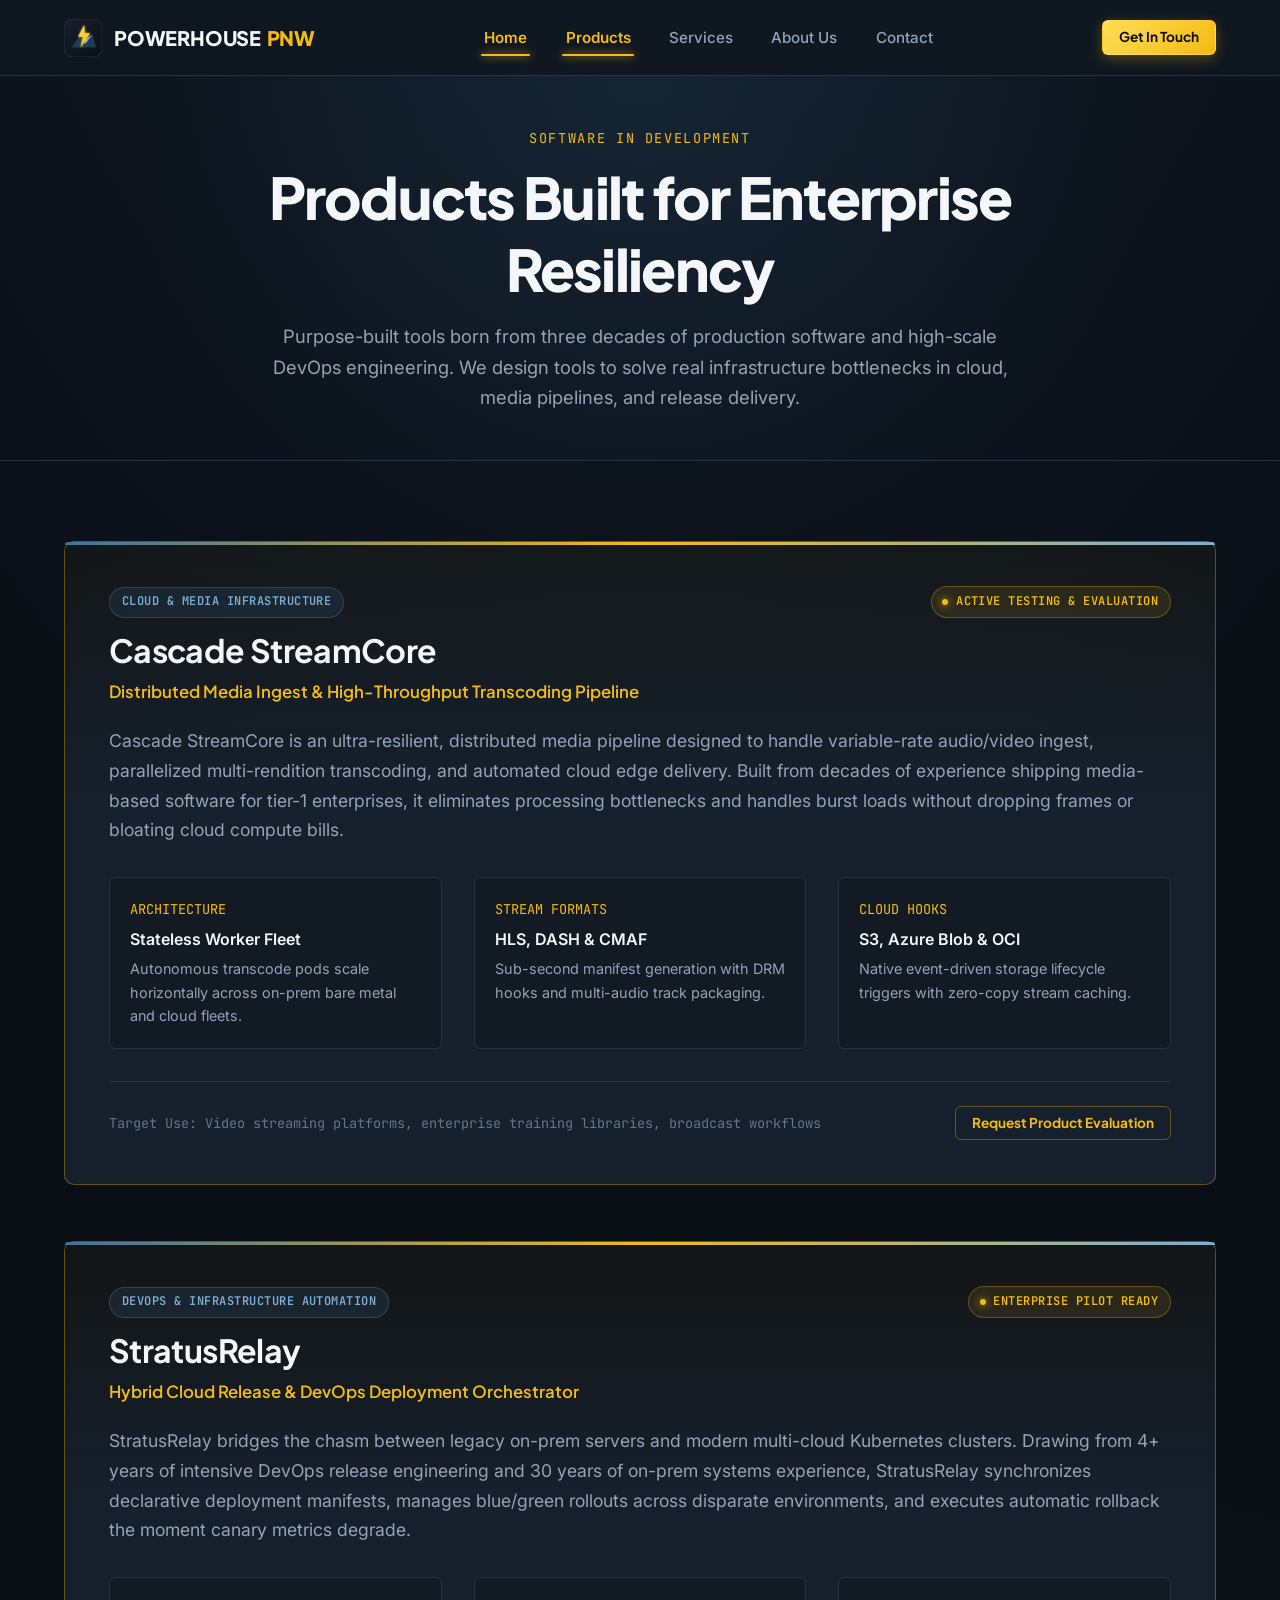
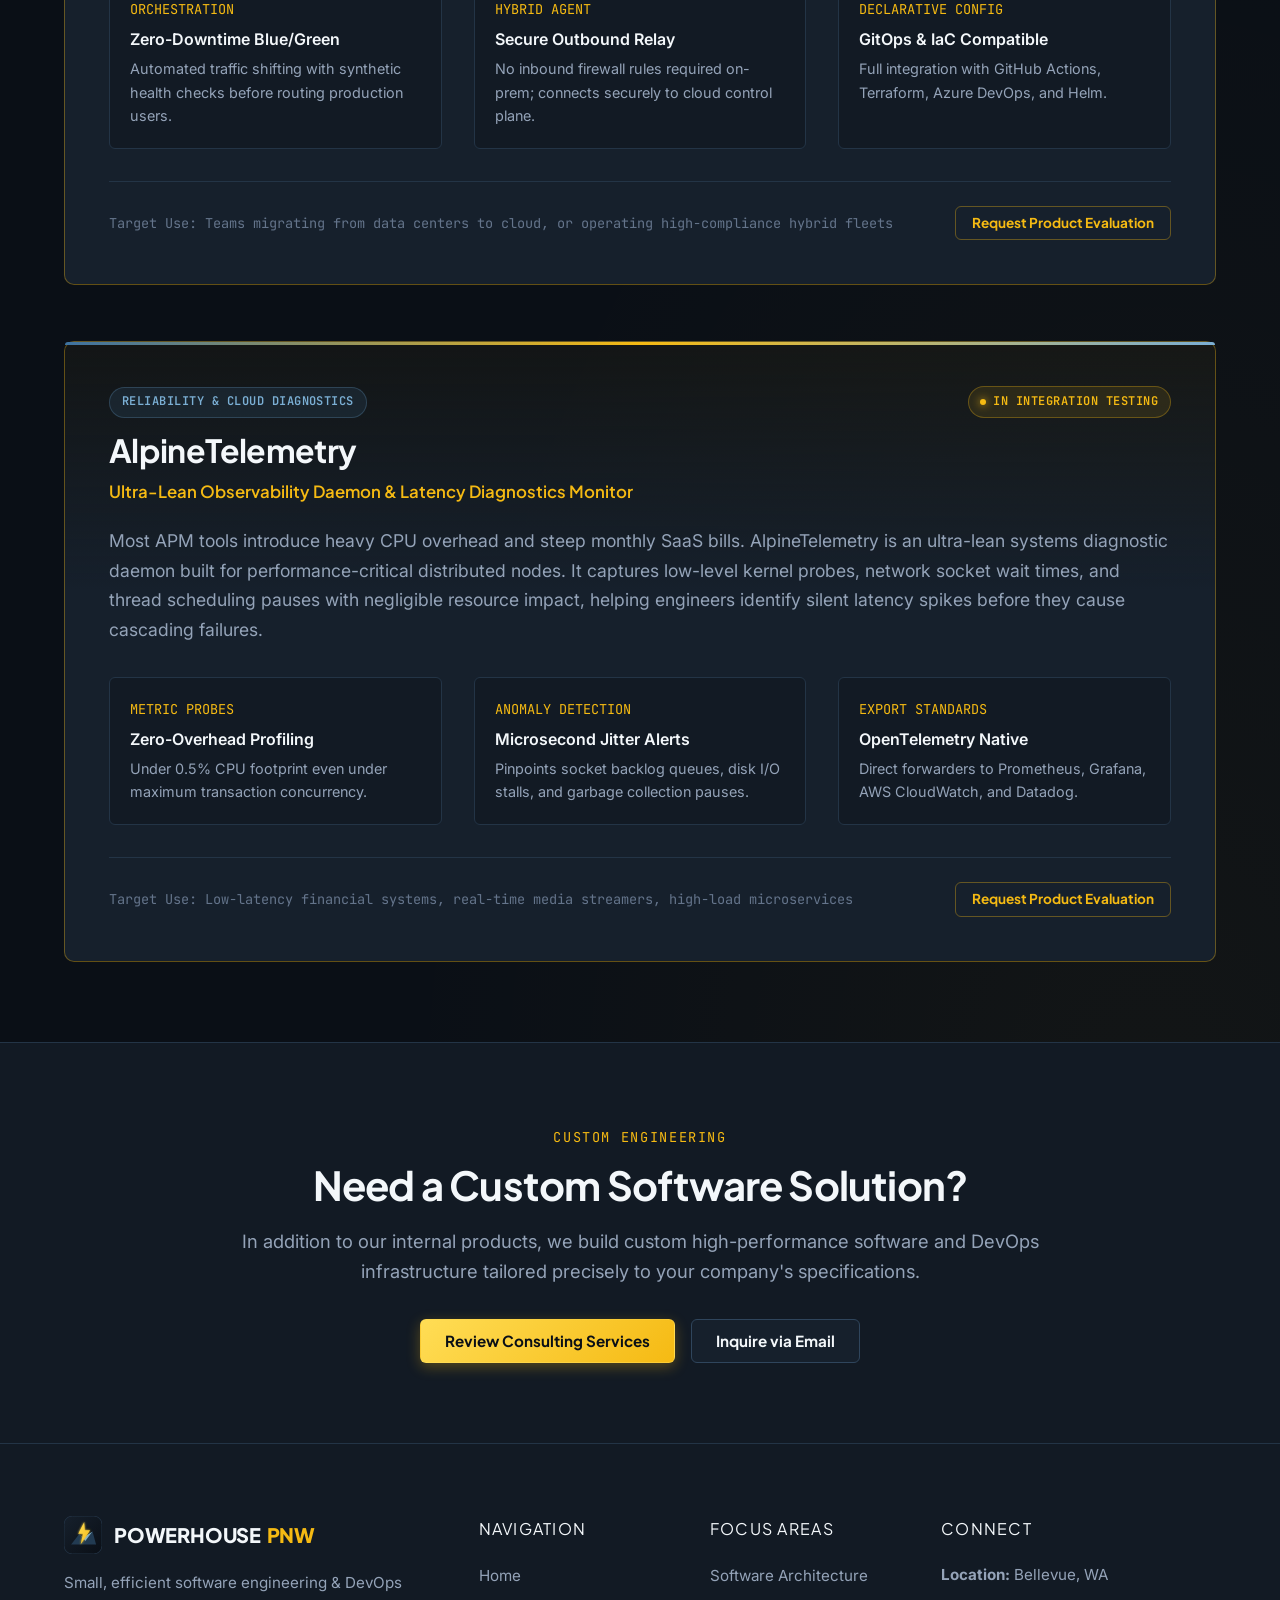
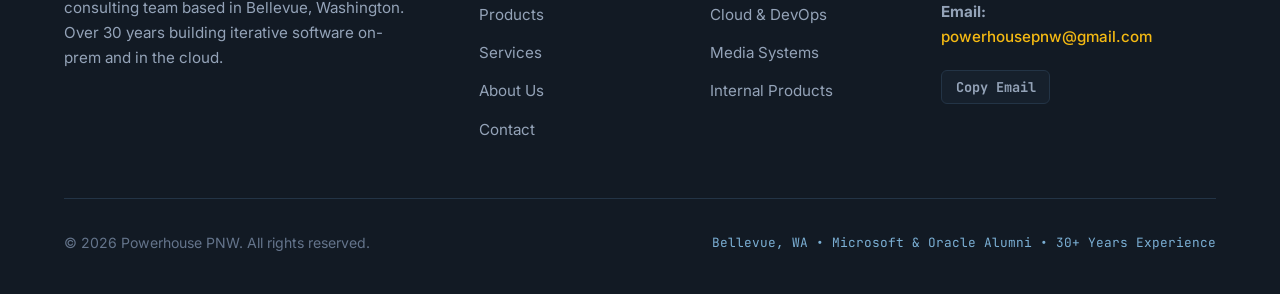
<file: products/index.html>
<!DOCTYPE html>
<html lang="en">
<head>
  <meta charset="UTF-8">
  <meta name="viewport" content="width=device-width, initial-scale=1.0">
  <title>Products | Powerhouse PNW</title>
  <meta name="description" content="Explore purpose-built cloud, media processing, and DevOps software products developed by Powerhouse PNW in Bellevue, WA.">
  <meta property="og:title" content="Products | Powerhouse PNW">
  <meta property="og:description" content="Cloud & media-based software solutions built with 30+ years of high-scale engineering experience.">
  <meta property="og:image" content="/public/images/powerhouse-graphic.jpg">
  <link rel="icon" type="image/svg+xml" href="/public/images/favicon.svg">
  <link rel="stylesheet" href="/css/main.css">
  <link rel="stylesheet" href="/css/components.css">
</head>
<body>

  <!-- Site Header -->
  <header class="site-header">
    <div class="container header-container">
      <a href="/" class="brand-link" aria-label="Powerhouse PNW Home">
        <img src="/public/images/favicon.svg" alt="Powerhouse PNW Emblem" class="brand-icon">
        <span>POWERHOUSE<span class="brand-text-accent">PNW</span></span>
      </a>

      <nav aria-label="Main Navigation">
        <ul class="nav-menu">
          <li><a href="/" class="nav-link">Home</a></li>
          <li><a href="/products" class="nav-link active">Products</a></li>
          <li><a href="/services" class="nav-link">Services</a></li>
          <li><a href="/about" class="nav-link">About Us</a></li>
          <li><a href="/contact" class="nav-link">Contact</a></li>
        </ul>
      </nav>

      <div class="nav-actions">
        <a href="/contact" class="btn btn-primary btn-sm">Get In Touch</a>
        <button class="mobile-toggle" aria-label="Toggle navigation menu" aria-expanded="false">
          <svg viewBox="0 0 24 24"><path d="M3 18h18v-2H3v2zm0-5h18v-2H3v2zm0-7v2h18V6H3z"/></svg>
        </button>
      </div>
    </div>
  </header>

  <!-- Mobile Drawer -->
  <div class="mobile-drawer" role="dialog" aria-modal="true" aria-label="Mobile Navigation">
    <ul class="mobile-nav-links">
      <li><a href="/" class="mobile-nav-link">Home</a></li>
      <li><a href="/products" class="mobile-nav-link active">Products</a></li>
      <li><a href="/services" class="mobile-nav-link">Services</a></li>
      <li><a href="/about" class="mobile-nav-link">About Us</a></li>
      <li><a href="/contact" class="mobile-nav-link">Contact</a></li>
    </ul>
    <div style="margin-top: auto; padding-top: 1.5rem; border-top: 1px solid var(--border-subtle);">
      <a href="/contact" class="btn btn-primary" style="width: 100%;">Get In Touch</a>
    </div>
  </div>

  <main>
    <!-- Page Header -->
    <section class="section-sm" style="border-bottom: 1px solid var(--border-subtle); background: radial-gradient(circle at 50% 0%, rgba(62, 115, 160, 0.15) 0%, transparent 70%);">
      <div class="container text-center" style="text-align: center; max-width: 800px; margin: 0 auto;">
        <span class="section-kicker">Software In Development</span>
        <h1 class="section-title">Products Built for Enterprise Resiliency</h1>
        <p class="section-subtitle">
          Purpose-built tools born from three decades of production software and high-scale DevOps engineering. We design tools to solve real infrastructure bottlenecks in cloud, media pipelines, and release delivery.
        </p>
      </div>
    </section>

    <!-- Products Detail Section -->
    <section class="section">
      <div class="container">
        <div style="display: flex; flex-direction: column; gap: 3.5rem;">
          
          <!-- Product 1: Cascade StreamCore -->
          <article id="cascade" class="card card-featured" style="padding: 2.75rem;">
            <div style="display: flex; justify-content: space-between; align-items: flex-start; flex-wrap: wrap; gap: 1rem; margin-bottom: 1.25rem;">
              <div>
                <span class="badge badge-blue" style="margin-bottom: 0.75rem;">Cloud & Media Infrastructure</span>
                <h2 style="font-size: 2rem; margin-bottom: 0.5rem;">Cascade StreamCore</h2>
                <div style="color: var(--accent-gold); font-family: var(--font-heading); font-weight: 600; font-size: 1.05rem;">
                  Distributed Media Ingest & High-Throughput Transcoding Pipeline
                </div>
              </div>
              <span class="badge badge-gold badge-status">Active Testing & Evaluation</span>
            </div>

            <p style="font-size: 1.1rem; line-height: 1.7; margin-bottom: 2rem;">
              Cascade StreamCore is an ultra-resilient, distributed media pipeline designed to handle variable-rate audio/video ingest, parallelized multi-rendition transcoding, and automated cloud edge delivery. Built from decades of experience shipping media-based software for tier-1 enterprises, it eliminates processing bottlenecks and handles burst loads without dropping frames or bloating cloud compute bills.
            </p>

            <div class="grid grid-3" style="margin-bottom: 2rem;">
              <div style="background-color: var(--bg-secondary); padding: 1.25rem; border-radius: var(--radius-sm); border: 1px solid var(--border-subtle);">
                <div style="font-family: var(--font-mono); color: var(--accent-gold); font-size: 0.85rem; margin-bottom: 0.35rem;">ARCHITECTURE</div>
                <div style="color: var(--text-primary); font-weight: 600;">Stateless Worker Fleet</div>
                <div style="color: var(--text-secondary); font-size: 0.9rem; margin-top: 0.25rem;">Autonomous transcode pods scale horizontally across on-prem bare metal and cloud fleets.</div>
              </div>

              <div style="background-color: var(--bg-secondary); padding: 1.25rem; border-radius: var(--radius-sm); border: 1px solid var(--border-subtle);">
                <div style="font-family: var(--font-mono); color: var(--accent-gold); font-size: 0.85rem; margin-bottom: 0.35rem;">STREAM FORMATS</div>
                <div style="color: var(--text-primary); font-weight: 600;">HLS, DASH & CMAF</div>
                <div style="color: var(--text-secondary); font-size: 0.9rem; margin-top: 0.25rem;">Sub-second manifest generation with DRM hooks and multi-audio track packaging.</div>
              </div>

              <div style="background-color: var(--bg-secondary); padding: 1.25rem; border-radius: var(--radius-sm); border: 1px solid var(--border-subtle);">
                <div style="font-family: var(--font-mono); color: var(--accent-gold); font-size: 0.85rem; margin-bottom: 0.35rem;">CLOUD HOOKS</div>
                <div style="color: var(--text-primary); font-weight: 600;">S3, Azure Blob & OCI</div>
                <div style="color: var(--text-secondary); font-size: 0.9rem; margin-top: 0.25rem;">Native event-driven storage lifecycle triggers with zero-copy stream caching.</div>
              </div>
            </div>

            <div style="display: flex; justify-content: space-between; align-items: center; flex-wrap: wrap; gap: 1rem; padding-top: 1.5rem; border-top: 1px solid var(--border-subtle);">
              <div style="font-family: var(--font-mono); font-size: 0.85rem; color: var(--text-muted);">
                Target Use: Video streaming platforms, enterprise training libraries, broadcast workflows
              </div>
              <a href="contact.html?subject=Cascade+StreamCore" class="btn btn-outline btn-sm">Request Product Evaluation</a>
            </div>
          </article>

          <!-- Product 2: StratusRelay -->
          <article id="stratus" class="card card-featured" style="padding: 2.75rem;">
            <div style="display: flex; justify-content: space-between; align-items: flex-start; flex-wrap: wrap; gap: 1rem; margin-bottom: 1.25rem;">
              <div>
                <span class="badge badge-blue" style="margin-bottom: 0.75rem;">DevOps & Infrastructure Automation</span>
                <h2 style="font-size: 2rem; margin-bottom: 0.5rem;">StratusRelay</h2>
                <div style="color: var(--accent-gold); font-family: var(--font-heading); font-weight: 600; font-size: 1.05rem;">
                  Hybrid Cloud Release & DevOps Deployment Orchestrator
                </div>
              </div>
              <span class="badge badge-gold badge-status">Enterprise Pilot Ready</span>
            </div>

            <p style="font-size: 1.1rem; line-height: 1.7; margin-bottom: 2rem;">
              StratusRelay bridges the chasm between legacy on-prem servers and modern multi-cloud Kubernetes clusters. Drawing from 4+ years of intensive DevOps release engineering and 30 years of on-prem systems experience, StratusRelay synchronizes declarative deployment manifests, manages blue/green rollouts across disparate environments, and executes automatic rollback the moment canary metrics degrade.
            </p>

            <div class="grid grid-3" style="margin-bottom: 2rem;">
              <div style="background-color: var(--bg-secondary); padding: 1.25rem; border-radius: var(--radius-sm); border: 1px solid var(--border-subtle);">
                <div style="font-family: var(--font-mono); color: var(--accent-gold); font-size: 0.85rem; margin-bottom: 0.35rem;">ORCHESTRATION</div>
                <div style="color: var(--text-primary); font-weight: 600;">Zero-Downtime Blue/Green</div>
                <div style="color: var(--text-secondary); font-size: 0.9rem; margin-top: 0.25rem;">Automated traffic shifting with synthetic health checks before routing production users.</div>
              </div>

              <div style="background-color: var(--bg-secondary); padding: 1.25rem; border-radius: var(--radius-sm); border: 1px solid var(--border-subtle);">
                <div style="font-family: var(--font-mono); color: var(--accent-gold); font-size: 0.85rem; margin-bottom: 0.35rem;">HYBRID AGENT</div>
                <div style="color: var(--text-primary); font-weight: 600;">Secure Outbound Relay</div>
                <div style="color: var(--text-secondary); font-size: 0.9rem; margin-top: 0.25rem;">No inbound firewall rules required on-prem; connects securely to cloud control plane.</div>
              </div>

              <div style="background-color: var(--bg-secondary); padding: 1.25rem; border-radius: var(--radius-sm); border: 1px solid var(--border-subtle);">
                <div style="font-family: var(--font-mono); color: var(--accent-gold); font-size: 0.85rem; margin-bottom: 0.35rem;">DECLARATIVE CONFIG</div>
                <div style="color: var(--text-primary); font-weight: 600;">GitOps & IaC Compatible</div>
                <div style="color: var(--text-secondary); font-size: 0.9rem; margin-top: 0.25rem;">Full integration with GitHub Actions, Terraform, Azure DevOps, and Helm.</div>
              </div>
            </div>

            <div style="display: flex; justify-content: space-between; align-items: center; flex-wrap: wrap; gap: 1rem; padding-top: 1.5rem; border-top: 1px solid var(--border-subtle);">
              <div style="font-family: var(--font-mono); font-size: 0.85rem; color: var(--text-muted);">
                Target Use: Teams migrating from data centers to cloud, or operating high-compliance hybrid fleets
              </div>
              <a href="contact.html?subject=StratusRelay" class="btn btn-outline btn-sm">Request Product Evaluation</a>
            </div>
          </article>

          <!-- Product 3: AlpineTelemetry -->
          <article id="alpine" class="card card-featured" style="padding: 2.75rem;">
            <div style="display: flex; justify-content: space-between; align-items: flex-start; flex-wrap: wrap; gap: 1rem; margin-bottom: 1.25rem;">
              <div>
                <span class="badge badge-blue" style="margin-bottom: 0.75rem;">Reliability & Cloud Diagnostics</span>
                <h2 style="font-size: 2rem; margin-bottom: 0.5rem;">AlpineTelemetry</h2>
                <div style="color: var(--accent-gold); font-family: var(--font-heading); font-weight: 600; font-size: 1.05rem;">
                  Ultra-Lean Observability Daemon & Latency Diagnostics Monitor
                </div>
              </div>
              <span class="badge badge-gold badge-status">In Integration Testing</span>
            </div>

            <p style="font-size: 1.1rem; line-height: 1.7; margin-bottom: 2rem;">
              Most APM tools introduce heavy CPU overhead and steep monthly SaaS bills. AlpineTelemetry is an ultra-lean systems diagnostic daemon built for performance-critical distributed nodes. It captures low-level kernel probes, network socket wait times, and thread scheduling pauses with negligible resource impact, helping engineers identify silent latency spikes before they cause cascading failures.
            </p>

            <div class="grid grid-3" style="margin-bottom: 2rem;">
              <div style="background-color: var(--bg-secondary); padding: 1.25rem; border-radius: var(--radius-sm); border: 1px solid var(--border-subtle);">
                <div style="font-family: var(--font-mono); color: var(--accent-gold); font-size: 0.85rem; margin-bottom: 0.35rem;">METRIC PROBES</div>
                <div style="color: var(--text-primary); font-weight: 600;">Zero-Overhead Profiling</div>
                <div style="color: var(--text-secondary); font-size: 0.9rem; margin-top: 0.25rem;">Under 0.5% CPU footprint even under maximum transaction concurrency.</div>
              </div>

              <div style="background-color: var(--bg-secondary); padding: 1.25rem; border-radius: var(--radius-sm); border: 1px solid var(--border-subtle);">
                <div style="font-family: var(--font-mono); color: var(--accent-gold); font-size: 0.85rem; margin-bottom: 0.35rem;">ANOMALY DETECTION</div>
                <div style="color: var(--text-primary); font-weight: 600;">Microsecond Jitter Alerts</div>
                <div style="color: var(--text-secondary); font-size: 0.9rem; margin-top: 0.25rem;">Pinpoints socket backlog queues, disk I/O stalls, and garbage collection pauses.</div>
              </div>

              <div style="background-color: var(--bg-secondary); padding: 1.25rem; border-radius: var(--radius-sm); border: 1px solid var(--border-subtle);">
                <div style="font-family: var(--font-mono); color: var(--accent-gold); font-size: 0.85rem; margin-bottom: 0.35rem;">EXPORT STANDARDS</div>
                <div style="color: var(--text-primary); font-weight: 600;">OpenTelemetry Native</div>
                <div style="color: var(--text-secondary); font-size: 0.9rem; margin-top: 0.25rem;">Direct forwarders to Prometheus, Grafana, AWS CloudWatch, and Datadog.</div>
              </div>
            </div>

            <div style="display: flex; justify-content: space-between; align-items: center; flex-wrap: wrap; gap: 1rem; padding-top: 1.5rem; border-top: 1px solid var(--border-subtle);">
              <div style="font-family: var(--font-mono); font-size: 0.85rem; color: var(--text-muted);">
                Target Use: Low-latency financial systems, real-time media streamers, high-load microservices
              </div>
              <a href="contact.html?subject=AlpineTelemetry" class="btn btn-outline btn-sm">Request Product Evaluation</a>
            </div>
          </article>

        </div>
      </div>
    </section>

    <!-- Consultation Banner -->
    <section class="section" style="background-color: var(--bg-secondary); border-top: 1px solid var(--border-subtle);">
      <div class="container" style="max-width: 850px; text-align: center;">
        <span class="section-kicker">Custom Engineering</span>
        <h2 class="section-title">Need a Custom Software Solution?</h2>
        <p style="font-size: 1.15rem; margin-bottom: 2rem;">
          In addition to our internal products, we build custom high-performance software and DevOps infrastructure tailored precisely to your company's specifications.
        </p>
        <div style="display: flex; justify-content: center; gap: 1rem; flex-wrap: wrap;">
          <a href="/services" class="btn btn-primary">Review Consulting Services</a>
          <a href="/contact" class="btn btn-secondary">Inquire via Email</a>
        </div>
      </div>
    </section>
  </main>

  <!-- Site Footer -->
  <footer class="site-footer">
    <div class="container">
      <div class="footer-grid">
        <div class="footer-brand">
          <a href="/" class="brand-link">
            <img src="/public/images/favicon.svg" alt="Powerhouse PNW" class="brand-icon">
            <span>POWERHOUSE<span class="brand-text-accent">PNW</span></span>
          </a>
          <p>
            Small, efficient software engineering & DevOps consulting team based in Bellevue, Washington. Over 30 years building iterative software on-prem and in the cloud.
          </p>
        </div>

        <div>
          <div class="footer-heading">Navigation</div>
          <ul class="footer-links">
            <li><a href="/">Home</a></li>
            <li><a href="/products">Products</a></li>
            <li><a href="/services">Services</a></li>
            <li><a href="/about">About Us</a></li>
            <li><a href="/contact">Contact</a></li>
          </ul>
        </div>

        <div>
          <div class="footer-heading">Focus Areas</div>
          <ul class="footer-links">
            <li><a href="/services#architecture">Software Architecture</a></li>
            <li><a href="/services#devops">Cloud & DevOps</a></li>
            <li><a href="/services#media">Media Systems</a></li>
            <li><a href="/products">Internal Products</a></li>
          </ul>
        </div>

        <div>
          <div class="footer-heading">Connect</div>
          <div class="footer-contact-info">
            <div><strong>Location:</strong> Bellevue, WA</div>
            <div>
              <strong>Email:</strong><br>
              <a href="mailto:powerhousepnw@gmail.com" class="footer-contact-link">powerhousepnw@gmail.com</a>
            </div>
            <button class="btn btn-copy" data-copy-email style="align-self: flex-start; margin-top: 0.5rem;">Copy Email</button>
          </div>
        </div>
      </div>

      <div class="footer-bottom">
        <div>© <span class="current-year">2026</span> Powerhouse PNW. All rights reserved.</div>
        <div class="footer-pedigree">Bellevue, WA • Microsoft & Oracle Alumni • 30+ Years Experience</div>
      </div>
    </div>
  </footer>

  <script src="/js/main.js"></script>
</body>
</html>
</file>
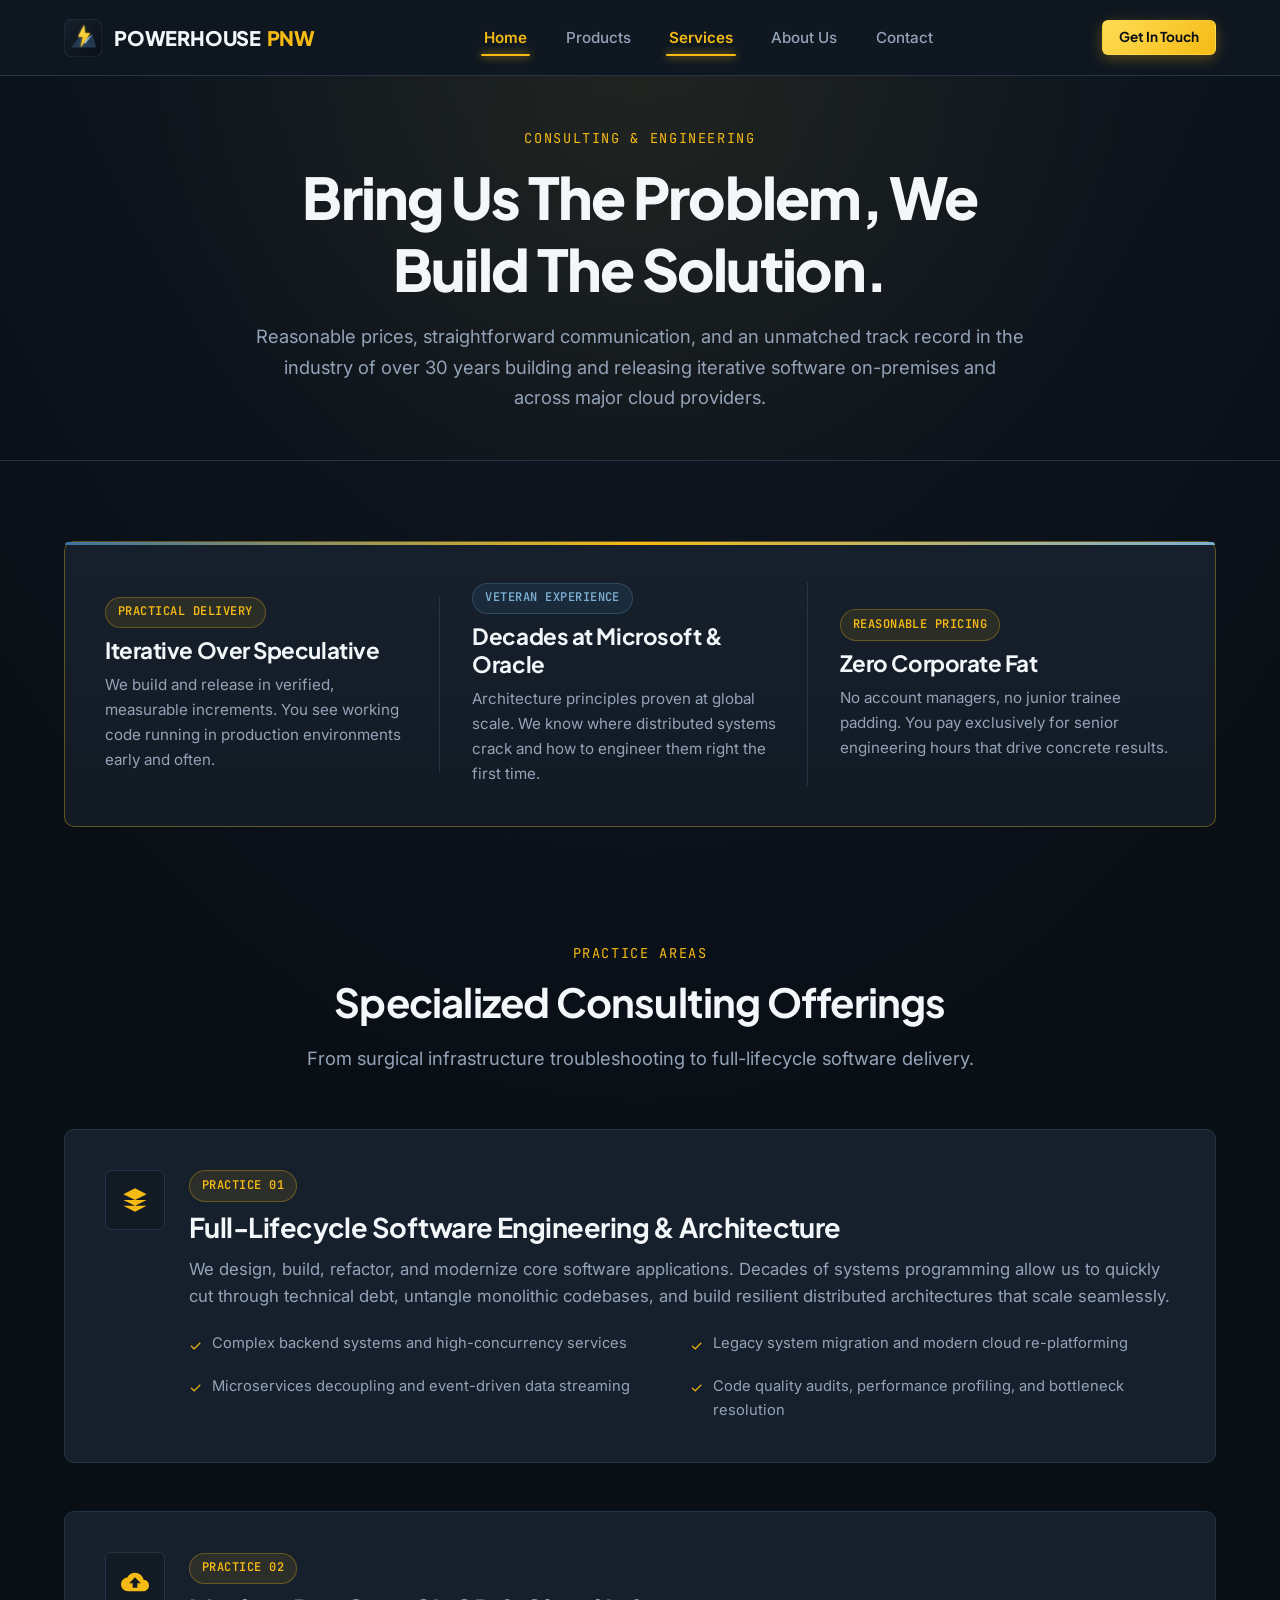
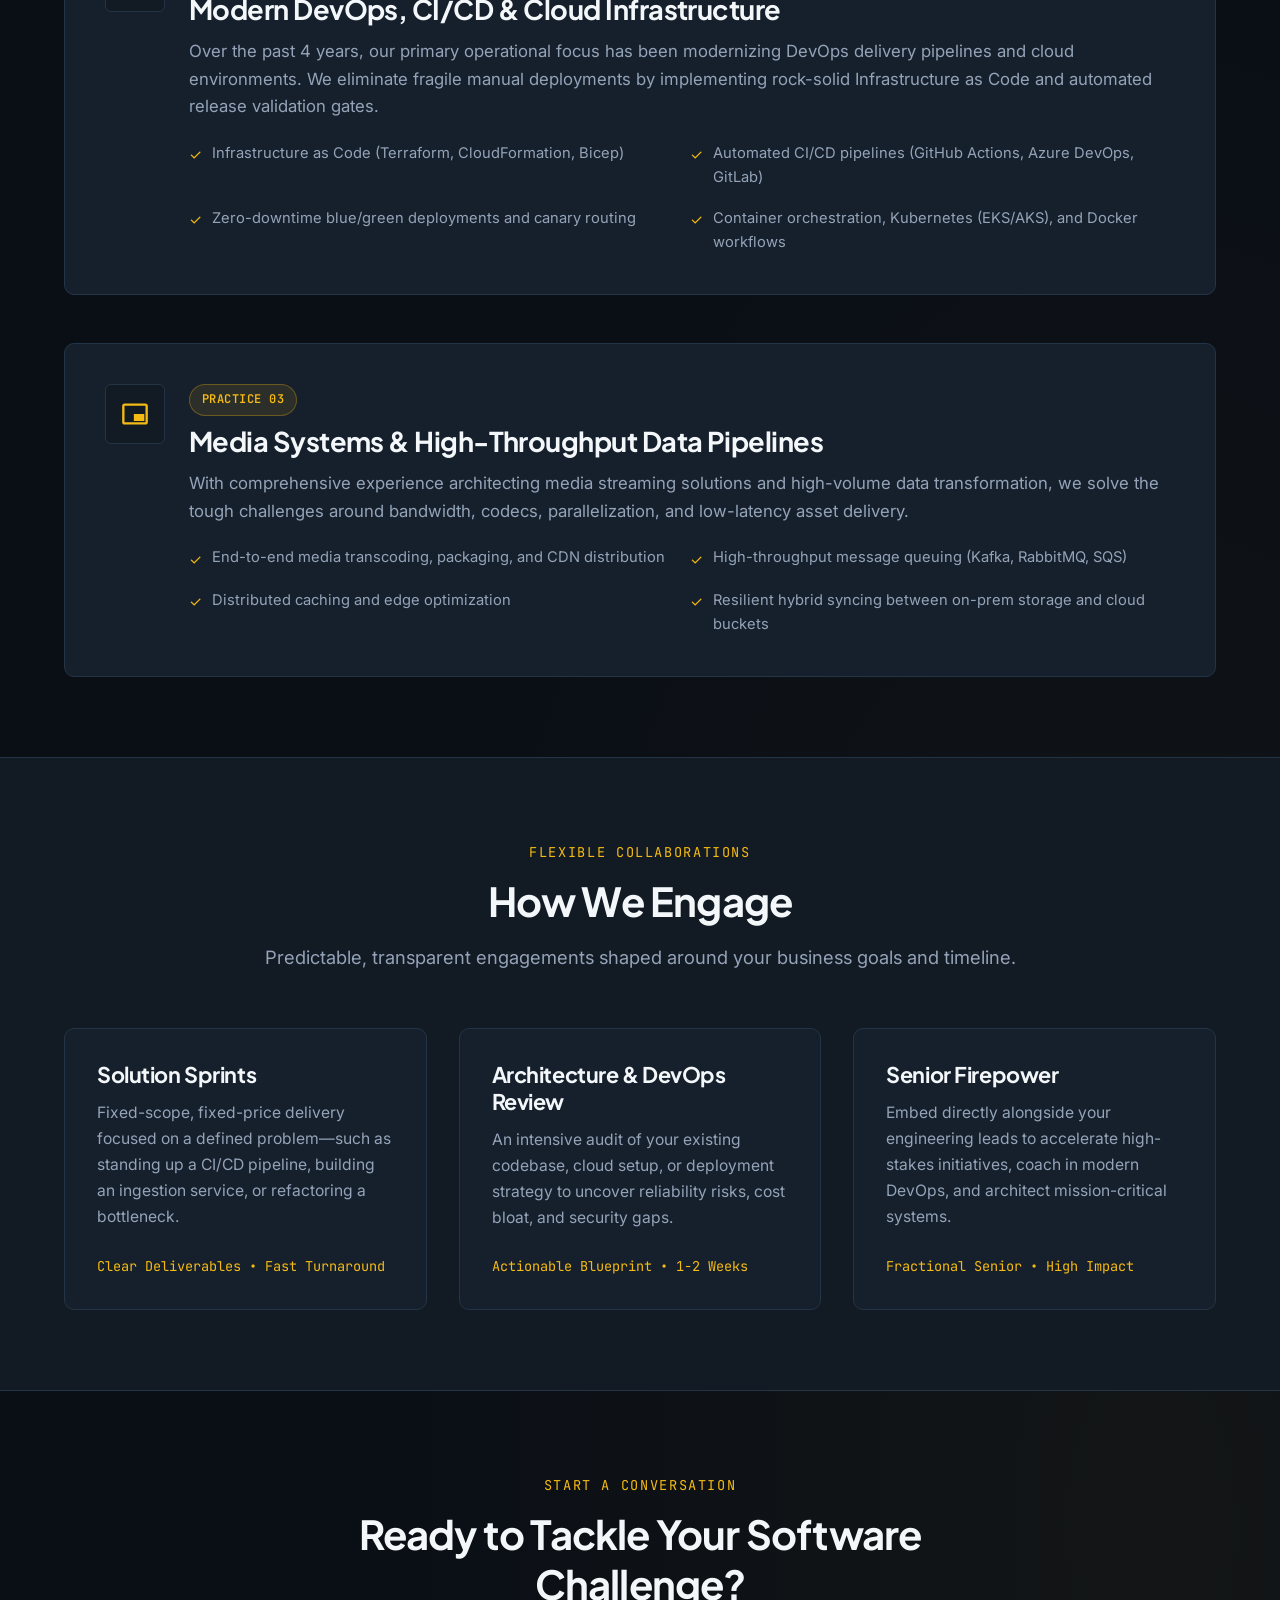
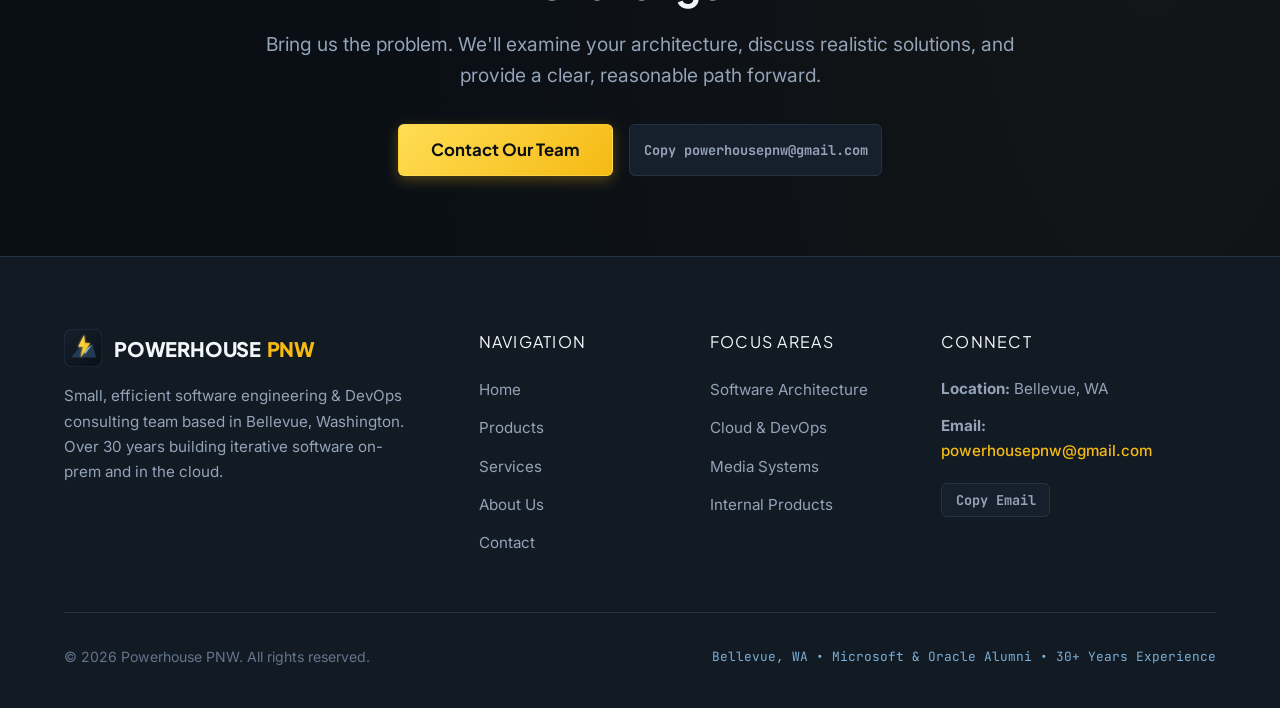
<file: services/index.html>
<!DOCTYPE html>
<html lang="en">
<head>
  <meta charset="UTF-8">
  <meta name="viewport" content="width=device-width, initial-scale=1.0">
  <title>Services & Consulting | Powerhouse PNW</title>
  <meta name="description" content="Software consulting, modern DevOps engineering, and cloud architecture services with 30+ years of proven delivery. Based in Bellevue, WA.">
  <meta property="og:title" content="Services & Consulting | Powerhouse PNW">
  <meta property="og:description" content="Reasonable prices. Over 30 years building and releasing iterative software on-prem and in the cloud. Bring us the problem, we build the solution.">
  <meta property="og:image" content="/public/images/powerhouse-graphic.jpg">
  <link rel="icon" type="image/svg+xml" href="/public/images/favicon.svg">
  <link rel="stylesheet" href="/css/main.css">
  <link rel="stylesheet" href="/css/components.css">
</head>
<body>

  <!-- Site Header -->
  <header class="site-header">
    <div class="container header-container">
      <a href="/" class="brand-link" aria-label="Powerhouse PNW Home">
        <img src="/public/images/favicon.svg" alt="Powerhouse PNW Emblem" class="brand-icon">
        <span>POWERHOUSE<span class="brand-text-accent">PNW</span></span>
      </a>

      <nav aria-label="Main Navigation">
        <ul class="nav-menu">
          <li><a href="/" class="nav-link">Home</a></li>
          <li><a href="/products" class="nav-link">Products</a></li>
          <li><a href="/services" class="nav-link active">Services</a></li>
          <li><a href="/about" class="nav-link">About Us</a></li>
          <li><a href="/contact" class="nav-link">Contact</a></li>
        </ul>
      </nav>

      <div class="nav-actions">
        <a href="/contact" class="btn btn-primary btn-sm">Get In Touch</a>
        <button class="mobile-toggle" aria-label="Toggle navigation menu" aria-expanded="false">
          <svg viewBox="0 0 24 24"><path d="M3 18h18v-2H3v2zm0-5h18v-2H3v2zm0-7v2h18V6H3z"/></svg>
        </button>
      </div>
    </div>
  </header>

  <!-- Mobile Drawer -->
  <div class="mobile-drawer" role="dialog" aria-modal="true" aria-label="Mobile Navigation">
    <ul class="mobile-nav-links">
      <li><a href="/" class="mobile-nav-link">Home</a></li>
      <li><a href="/products" class="mobile-nav-link">Products</a></li>
      <li><a href="/services" class="mobile-nav-link active">Services</a></li>
      <li><a href="/about" class="mobile-nav-link">About Us</a></li>
      <li><a href="/contact" class="mobile-nav-link">Contact</a></li>
    </ul>
    <div style="margin-top: auto; padding-top: 1.5rem; border-top: 1px solid var(--border-subtle);">
      <a href="/contact" class="btn btn-primary" style="width: 100%;">Get In Touch</a>
    </div>
  </div>

  <main>
    <!-- Header -->
    <section class="section-sm" style="border-bottom: 1px solid var(--border-subtle); background: radial-gradient(circle at 50% 0%, rgba(245, 186, 19, 0.08) 0%, transparent 70%);">
      <div class="container" style="text-align: center; max-width: 820px; margin: 0 auto;">
        <span class="section-kicker">Consulting & Engineering</span>
        <h1 class="section-title">Bring Us The Problem, We Build The Solution.</h1>
        <p class="section-subtitle">
          Reasonable prices, straightforward communication, and an unmatched track record in the industry of over 30 years building and releasing iterative software on-premises and across major cloud providers.
        </p>
      </div>
    </section>

    <!-- Core Philosophy / Value Callout -->
    <section class="section" style="padding-bottom: 2rem;">
      <div class="container">
        <div class="card card-featured" style="padding: 2.5rem; background: linear-gradient(180deg, var(--bg-card) 0%, var(--bg-secondary) 100%);">
          <div class="grid grid-3" style="align-items: center; gap: 2rem;">
            <div style="border-right: 1px solid var(--border-subtle); padding-right: 1.5rem;">
              <span class="badge badge-gold" style="margin-bottom: 0.5rem;">PRACTICAL DELIVERY</span>
              <h3 style="font-size: 1.4rem; margin-bottom: 0.5rem;">Iterative Over Speculative</h3>
              <p style="font-size: 0.95rem; margin: 0;">We build and release in verified, measurable increments. You see working code running in production environments early and often.</p>
            </div>
            <div style="border-right: 1px solid var(--border-subtle); padding-right: 1.5rem;">
              <span class="badge badge-blue" style="margin-bottom: 0.5rem;">VETERAN EXPERIENCE</span>
              <h3 style="font-size: 1.4rem; margin-bottom: 0.5rem;">Decades at Microsoft & Oracle</h3>
              <p style="font-size: 0.95rem; margin: 0;">Architecture principles proven at global scale. We know where distributed systems crack and how to engineer them right the first time.</p>
            </div>
            <div>
              <span class="badge badge-gold" style="margin-bottom: 0.5rem;">REASONABLE PRICING</span>
              <h3 style="font-size: 1.4rem; margin-bottom: 0.5rem;">Zero Corporate Fat</h3>
              <p style="font-size: 0.95rem; margin: 0;">No account managers, no junior trainee padding. You pay exclusively for senior engineering hours that drive concrete results.</p>
            </div>
          </div>
        </div>
      </div>
    </section>

    <!-- Services Deep Dive -->
    <section class="section">
      <div class="container">
        <div class="section-title-wrap">
          <span class="section-kicker">Practice Areas</span>
          <h2 class="section-title">Specialized Consulting Offerings</h2>
          <p class="section-subtitle">From surgical infrastructure troubleshooting to full-lifecycle software delivery.</p>
        </div>

        <div style="display: flex; flex-direction: column; gap: 3rem;">
          
          <!-- Service 1: Software Architecture -->
          <div id="architecture" class="card card-hover" style="padding: 2.5rem;">
            <div style="display: flex; gap: 1.5rem; align-items: flex-start; flex-wrap: wrap;">
              <div class="card-icon" style="flex-shrink: 0; width: 60px; height: 60px;">
                <svg width="28" height="28" viewBox="0 0 24 24" fill="currentColor"><path d="M12 2L2 7l10 5 10-5-10-5zM2 17l10 5 10-5M2 12l10 5 10-5"/></svg>
              </div>
              <div style="flex: 1; min-width: 280px;">
                <span class="badge badge-gold" style="margin-bottom: 0.5rem;">PRACTICE 01</span>
                <h3 style="font-size: 1.7rem; margin-bottom: 0.75rem;">Full-Lifecycle Software Engineering & Architecture</h3>
                <p style="font-size: 1.05rem; margin-bottom: 1.25rem;">
                  We design, build, refactor, and modernize core software applications. Decades of systems programming allow us to quickly cut through technical debt, untangle monolithic codebases, and build resilient distributed architectures that scale seamlessly.
                </p>
                <div class="grid grid-2" style="gap: 1rem; margin-top: 1rem;">
                  <div class="spec-item"><span class="spec-icon">✓</span> Complex backend systems and high-concurrency services</div>
                  <div class="spec-item"><span class="spec-icon">✓</span> Legacy system migration and modern cloud re-platforming</div>
                  <div class="spec-item"><span class="spec-icon">✓</span> Microservices decoupling and event-driven data streaming</div>
                  <div class="spec-item"><span class="spec-icon">✓</span> Code quality audits, performance profiling, and bottleneck resolution</div>
                </div>
              </div>
            </div>
          </div>

          <!-- Service 2: Modern DevOps & Cloud -->
          <div id="devops" class="card card-hover" style="padding: 2.5rem;">
            <div style="display: flex; gap: 1.5rem; align-items: flex-start; flex-wrap: wrap;">
              <div class="card-icon" style="flex-shrink: 0; width: 60px; height: 60px;">
                <svg width="28" height="28" viewBox="0 0 24 24" fill="currentColor"><path d="M19.35 10.04C18.67 6.59 15.64 4 12 4 9.11 4 6.6 5.64 5.35 8.04 2.34 8.36 0 10.91 0 14c0 3.31 2.69 6 6 6h13c2.76 0 5-2.24 5-5 0-2.64-2.05-4.78-4.65-4.96zM14 13v4h-4v-4H7l5-5 5 5h-3z"/></svg>
              </div>
              <div style="flex: 1; min-width: 280px;">
                <span class="badge badge-gold" style="margin-bottom: 0.5rem;">PRACTICE 02</span>
                <h3 style="font-size: 1.7rem; margin-bottom: 0.75rem;">Modern DevOps, CI/CD & Cloud Infrastructure</h3>
                <p style="font-size: 1.05rem; margin-bottom: 1.25rem;">
                  Over the past 4 years, our primary operational focus has been modernizing DevOps delivery pipelines and cloud environments. We eliminate fragile manual deployments by implementing rock-solid Infrastructure as Code and automated release validation gates.
                </p>
                <div class="grid grid-2" style="gap: 1rem; margin-top: 1rem;">
                  <div class="spec-item"><span class="spec-icon">✓</span> Infrastructure as Code (Terraform, CloudFormation, Bicep)</div>
                  <div class="spec-item"><span class="spec-icon">✓</span> Automated CI/CD pipelines (GitHub Actions, Azure DevOps, GitLab)</div>
                  <div class="spec-item"><span class="spec-icon">✓</span> Zero-downtime blue/green deployments and canary routing</div>
                  <div class="spec-item"><span class="spec-icon">✓</span> Container orchestration, Kubernetes (EKS/AKS), and Docker workflows</div>
                </div>
              </div>
            </div>
          </div>

          <!-- Service 3: Media Systems -->
          <div id="media" class="card card-hover" style="padding: 2.5rem;">
            <div style="display: flex; gap: 1.5rem; align-items: flex-start; flex-wrap: wrap;">
              <div class="card-icon" style="flex-shrink: 0; width: 60px; height: 60px;">
                <svg width="28" height="28" viewBox="0 0 24 24" fill="currentColor"><path d="M21 3H3c-1.1 0-2 .9-2 2v14c0 1.1.9 2 2 2h18c1.1 0 2-.9 2-2V5c0-1.1-.9-2-2-2zm0 16H3V5h18v14zm-10-7h9v6h-9z"/></svg>
              </div>
              <div style="flex: 1; min-width: 280px;">
                <span class="badge badge-gold" style="margin-bottom: 0.5rem;">PRACTICE 03</span>
                <h3 style="font-size: 1.7rem; margin-bottom: 0.75rem;">Media Systems & High-Throughput Data Pipelines</h3>
                <p style="font-size: 1.05rem; margin-bottom: 1.25rem;">
                  With comprehensive experience architecting media streaming solutions and high-volume data transformation, we solve the tough challenges around bandwidth, codecs, parallelization, and low-latency asset delivery.
                </p>
                <div class="grid grid-2" style="gap: 1rem; margin-top: 1rem;">
                  <div class="spec-item"><span class="spec-icon">✓</span> End-to-end media transcoding, packaging, and CDN distribution</div>
                  <div class="spec-item"><span class="spec-icon">✓</span> High-throughput message queuing (Kafka, RabbitMQ, SQS)</div>
                  <div class="spec-item"><span class="spec-icon">✓</span> Distributed caching and edge optimization</div>
                  <div class="spec-item"><span class="spec-icon">✓</span> Resilient hybrid syncing between on-prem storage and cloud buckets</div>
                </div>
              </div>
            </div>
          </div>

        </div>
      </div>
    </section>

    <!-- Engagement Models -->
    <section class="section" style="background-color: var(--bg-secondary); border-top: 1px solid var(--border-subtle); border-bottom: 1px solid var(--border-subtle);">
      <div class="container">
        <div class="section-title-wrap">
          <span class="section-kicker">Flexible Collaborations</span>
          <h2 class="section-title">How We Engage</h2>
          <p class="section-subtitle">Predictable, transparent engagements shaped around your business goals and timeline.</p>
        </div>

        <div class="grid grid-3">
          <div class="card card-hover">
            <h3 class="card-title">Solution Sprints</h3>
            <p class="card-desc">Fixed-scope, fixed-price delivery focused on a defined problem—such as standing up a CI/CD pipeline, building an ingestion service, or refactoring a bottleneck.</p>
            <div style="margin-top: auto; font-family: var(--font-mono); font-size: 0.85rem; color: var(--accent-gold);">
              Clear Deliverables • Fast Turnaround
            </div>
          </div>

          <div class="card card-hover">
            <h3 class="card-title">Architecture & DevOps Review</h3>
            <p class="card-desc">An intensive audit of your existing codebase, cloud setup, or deployment strategy to uncover reliability risks, cost bloat, and security gaps.</p>
            <div style="margin-top: auto; font-family: var(--font-mono); font-size: 0.85rem; color: var(--accent-gold);">
              Actionable Blueprint • 1-2 Weeks
            </div>
          </div>

          <div class="card card-hover">
            <h3 class="card-title">Senior Firepower</h3>
            <p class="card-desc">Embed directly alongside your engineering leads to accelerate high-stakes initiatives, coach in modern DevOps, and architect mission-critical systems.</p>
            <div style="margin-top: auto; font-family: var(--font-mono); font-size: 0.85rem; color: var(--accent-gold);">
              Fractional Senior • High Impact
            </div>
          </div>
        </div>
      </div>
    </section>

    <!-- Call To Action -->
    <section class="section">
      <div class="container" style="max-width: 820px; text-align: center;">
        <span class="section-kicker">Start A Conversation</span>
        <h2 class="section-title" style="margin-bottom: 1.25rem;">Ready to Tackle Your Software Challenge?</h2>
        <p style="font-size: 1.2rem; margin-bottom: 2rem;">
          Bring us the problem. We'll examine your architecture, discuss realistic solutions, and provide a clear, reasonable path forward.
        </p>
        <div style="display: flex; justify-content: center; gap: 1rem; flex-wrap: wrap;">
          <a href="/contact" class="btn btn-primary btn-lg">Contact Our Team</a>
          <button class="btn btn-copy btn-lg" data-copy-email>Copy powerhousepnw@gmail.com</button>
        </div>
      </div>
    </section>
  </main>

  <!-- Site Footer -->
  <footer class="site-footer">
    <div class="container">
      <div class="footer-grid">
        <div class="footer-brand">
          <a href="/" class="brand-link">
            <img src="/public/images/favicon.svg" alt="Powerhouse PNW" class="brand-icon">
            <span>POWERHOUSE<span class="brand-text-accent">PNW</span></span>
          </a>
          <p>
            Small, efficient software engineering & DevOps consulting team based in Bellevue, Washington. Over 30 years building iterative software on-prem and in the cloud.
          </p>
        </div>

        <div>
          <div class="footer-heading">Navigation</div>
          <ul class="footer-links">
            <li><a href="/">Home</a></li>
            <li><a href="/products">Products</a></li>
            <li><a href="/services">Services</a></li>
            <li><a href="/about">About Us</a></li>
            <li><a href="/contact">Contact</a></li>
          </ul>
        </div>

        <div>
          <div class="footer-heading">Focus Areas</div>
          <ul class="footer-links">
            <li><a href="/services#architecture">Software Architecture</a></li>
            <li><a href="/services#devops">Cloud & DevOps</a></li>
            <li><a href="/services#media">Media Systems</a></li>
            <li><a href="/products">Internal Products</a></li>
          </ul>
        </div>

        <div>
          <div class="footer-heading">Connect</div>
          <div class="footer-contact-info">
            <div><strong>Location:</strong> Bellevue, WA</div>
            <div>
              <strong>Email:</strong><br>
              <a href="mailto:powerhousepnw@gmail.com" class="footer-contact-link">powerhousepnw@gmail.com</a>
            </div>
            <button class="btn btn-copy" data-copy-email style="align-self: flex-start; margin-top: 0.5rem;">Copy Email</button>
          </div>
        </div>
      </div>

      <div class="footer-bottom">
        <div>© <span class="current-year">2026</span> Powerhouse PNW. All rights reserved.</div>
        <div class="footer-pedigree">Bellevue, WA • Microsoft & Oracle Alumni • 30+ Years Experience</div>
      </div>
    </div>
  </footer>

  <script src="/js/main.js"></script>
</body>
</html>
</file>
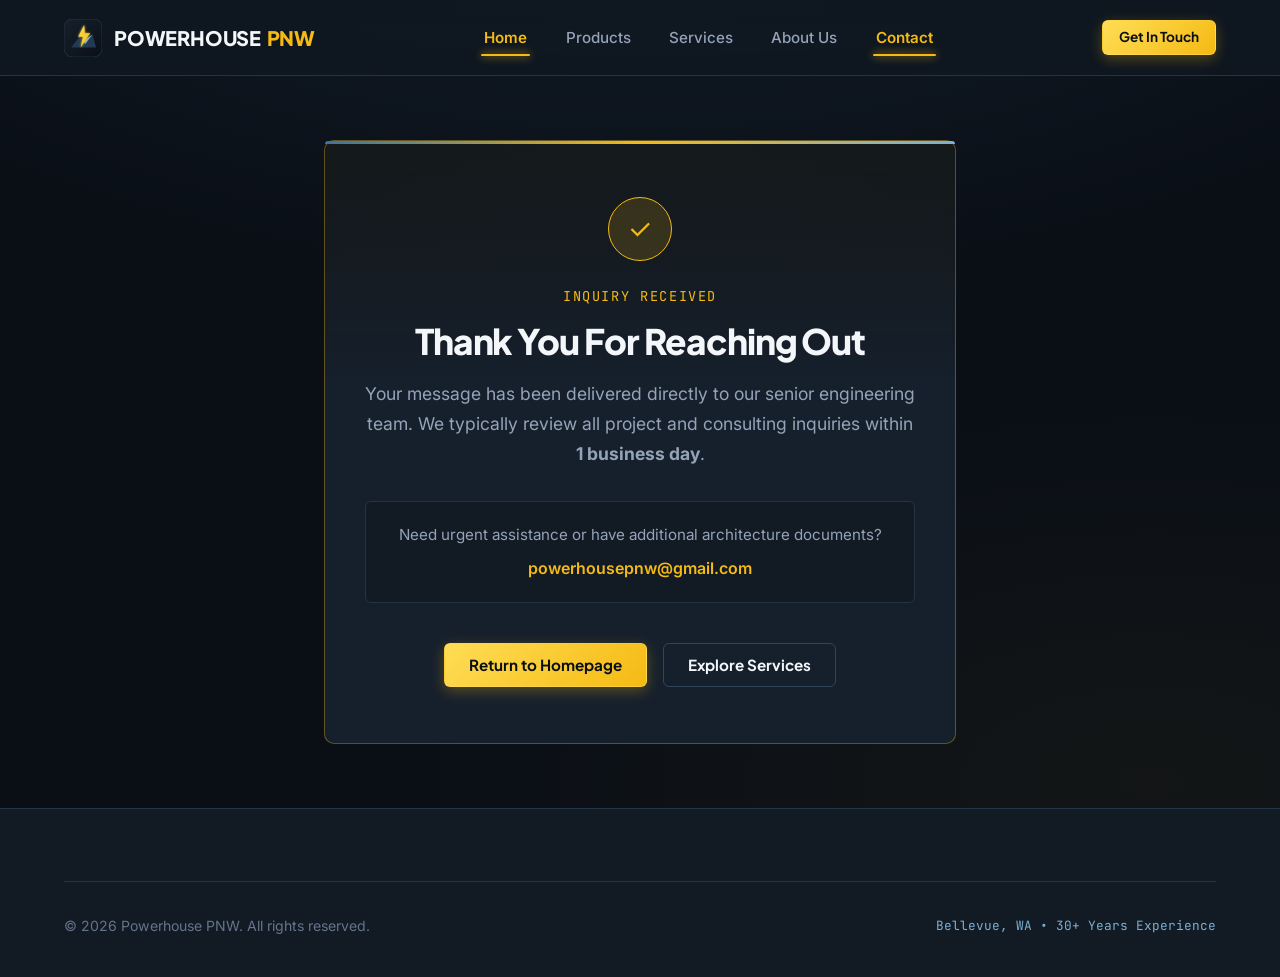
<file: success/index.html>
<!DOCTYPE html>
<html lang="en">
<head>
  <meta charset="UTF-8">
  <meta name="viewport" content="width=device-width, initial-scale=1.0">
  <title>Message Received | Powerhouse PNW</title>
  <meta name="description" content="Thank you for reaching out to Powerhouse PNW. We have received your inquiry.">
  <link rel="icon" type="image/svg+xml" href="/public/images/favicon.svg">
  <link rel="stylesheet" href="/css/main.css">
  <link rel="stylesheet" href="/css/components.css">
</head>
<body>

  <!-- Site Header -->
  <header class="site-header">
    <div class="container header-container">
      <a href="/" class="brand-link" aria-label="Powerhouse PNW Home">
        <img src="/public/images/favicon.svg" alt="Powerhouse PNW Emblem" class="brand-icon">
        <span>POWERHOUSE<span class="brand-text-accent">PNW</span></span>
      </a>

      <nav aria-label="Main Navigation">
        <ul class="nav-menu">
          <li><a href="/" class="nav-link">Home</a></li>
          <li><a href="/products" class="nav-link">Products</a></li>
          <li><a href="/services" class="nav-link">Services</a></li>
          <li><a href="/about" class="nav-link">About Us</a></li>
          <li><a href="/contact" class="nav-link active">Contact</a></li>
        </ul>
      </nav>

      <div class="nav-actions">
        <a href="/contact" class="btn btn-primary btn-sm">Get In Touch</a>
      </div>
    </div>
  </header>

  <main style="flex: 1; display: flex; align-items: center; justify-content: center; padding: 4rem 1rem;">
    <div class="container" style="max-width: 680px; text-align: center;">
      <div class="card card-featured" style="padding: 3.5rem 2.5rem;">
        <div style="width: 64px; height: 64px; border-radius: 50%; background: rgba(245, 186, 19, 0.15); border: 1px solid var(--accent-gold); display: flex; align-items: center; justify-content: center; margin: 0 auto 1.5rem auto; color: var(--accent-gold); font-size: 1.75rem;">
          ✓
        </div>

        <span class="section-kicker">Inquiry Received</span>
        <h1 style="font-size: 2.2rem; margin-bottom: 1rem;">Thank You For Reaching Out</h1>
        <p style="font-size: 1.1rem; line-height: 1.7; margin-bottom: 2rem;">
          Your message has been delivered directly to our senior engineering team. We typically review all project and consulting inquiries within <strong>1 business day</strong>.
        </p>

        <div style="background-color: var(--bg-secondary); border: 1px solid var(--border-subtle); border-radius: var(--radius-sm); padding: 1.25rem; margin-bottom: 2.5rem;">
          <div style="font-size: 0.95rem; color: var(--text-secondary);">
            Need urgent assistance or have additional architecture documents?
          </div>
          <div style="margin-top: 0.5rem;">
            <a href="mailto:powerhousepnw@gmail.com" style="color: var(--accent-gold); font-weight: 600;">powerhousepnw@gmail.com</a>
          </div>
        </div>

        <div style="display: flex; justify-content: center; gap: 1rem; flex-wrap: wrap;">
          <a href="/" class="btn btn-primary">Return to Homepage</a>
          <a href="/services" class="btn btn-secondary">Explore Services</a>
        </div>
      </div>
    </div>
  </main>

  <!-- Site Footer -->
  <footer class="site-footer">
    <div class="container">
      <div class="footer-bottom">
        <div>© <span class="current-year">2026</span> Powerhouse PNW. All rights reserved.</div>
        <div class="footer-pedigree">Bellevue, WA • 30+ Years Experience</div>
      </div>
    </div>
  </footer>

  <script src="/js/main.js"></script>
</body>
</html>
</file>
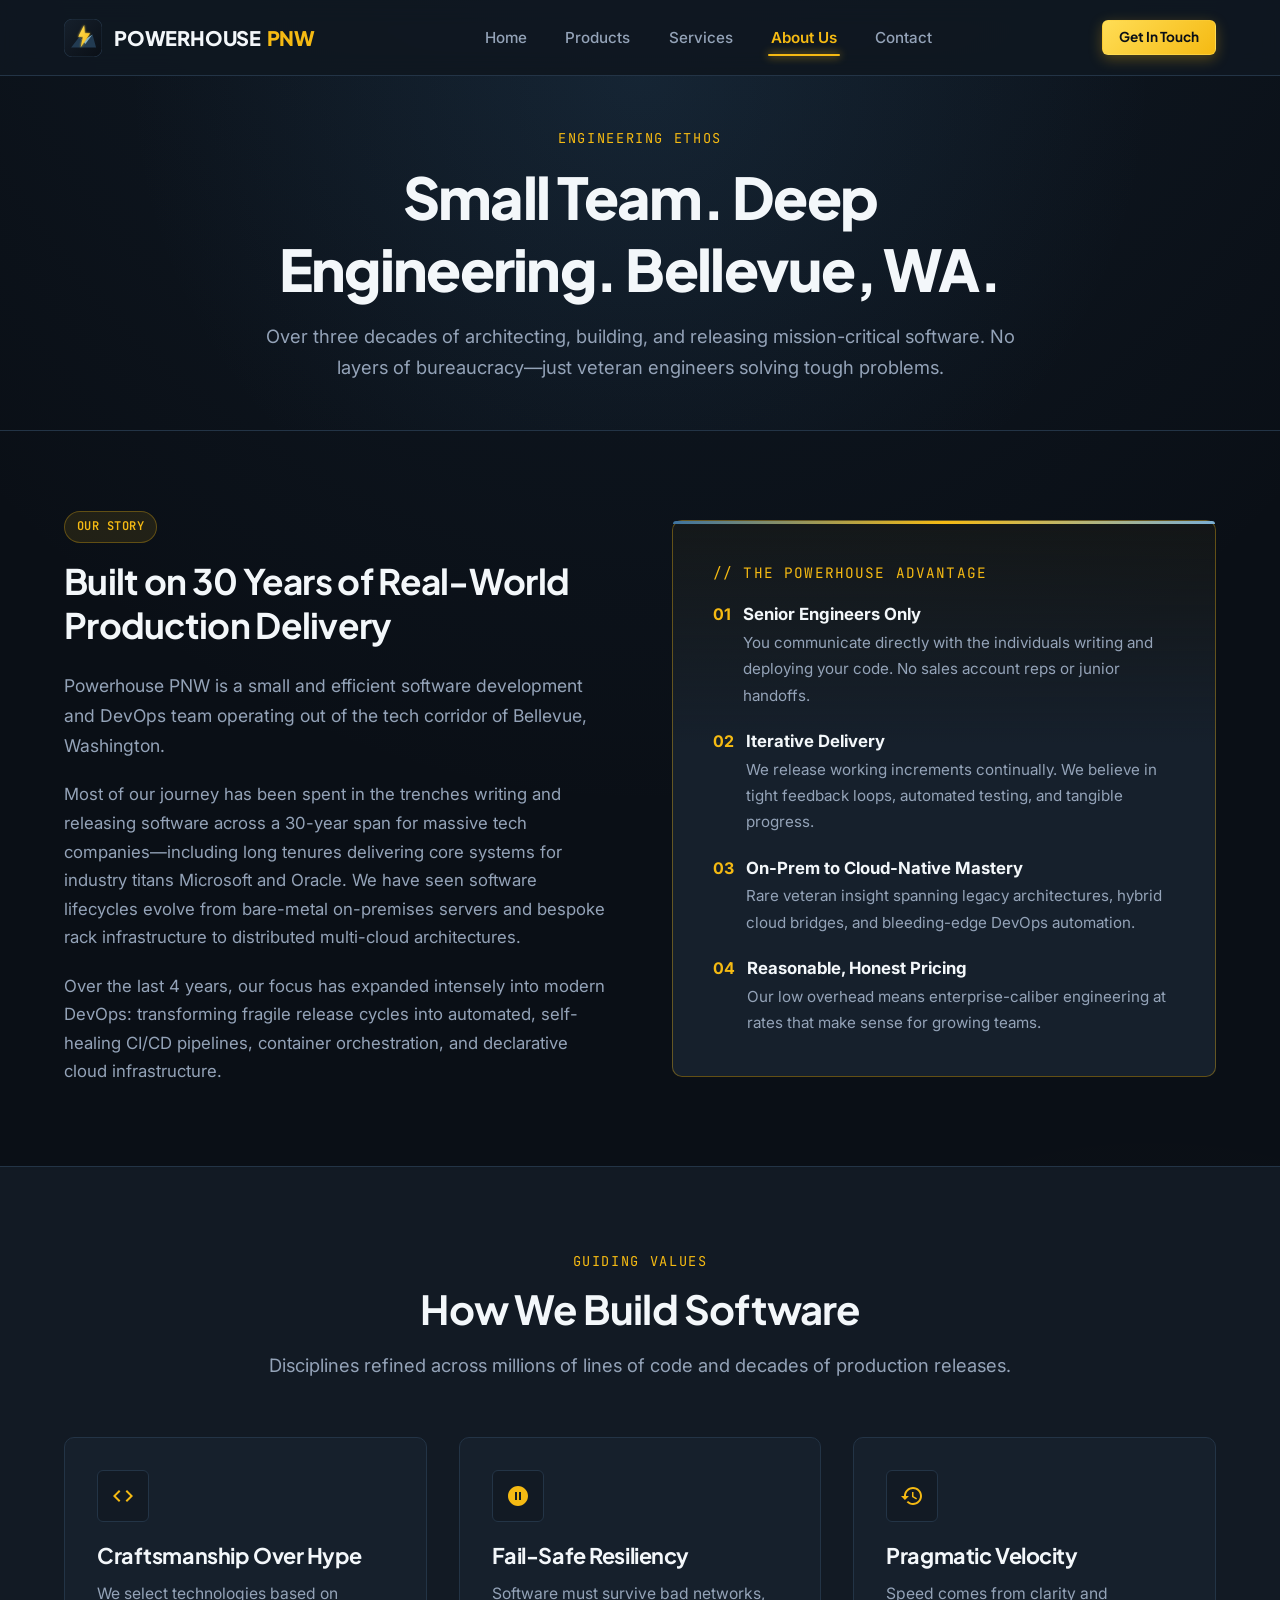
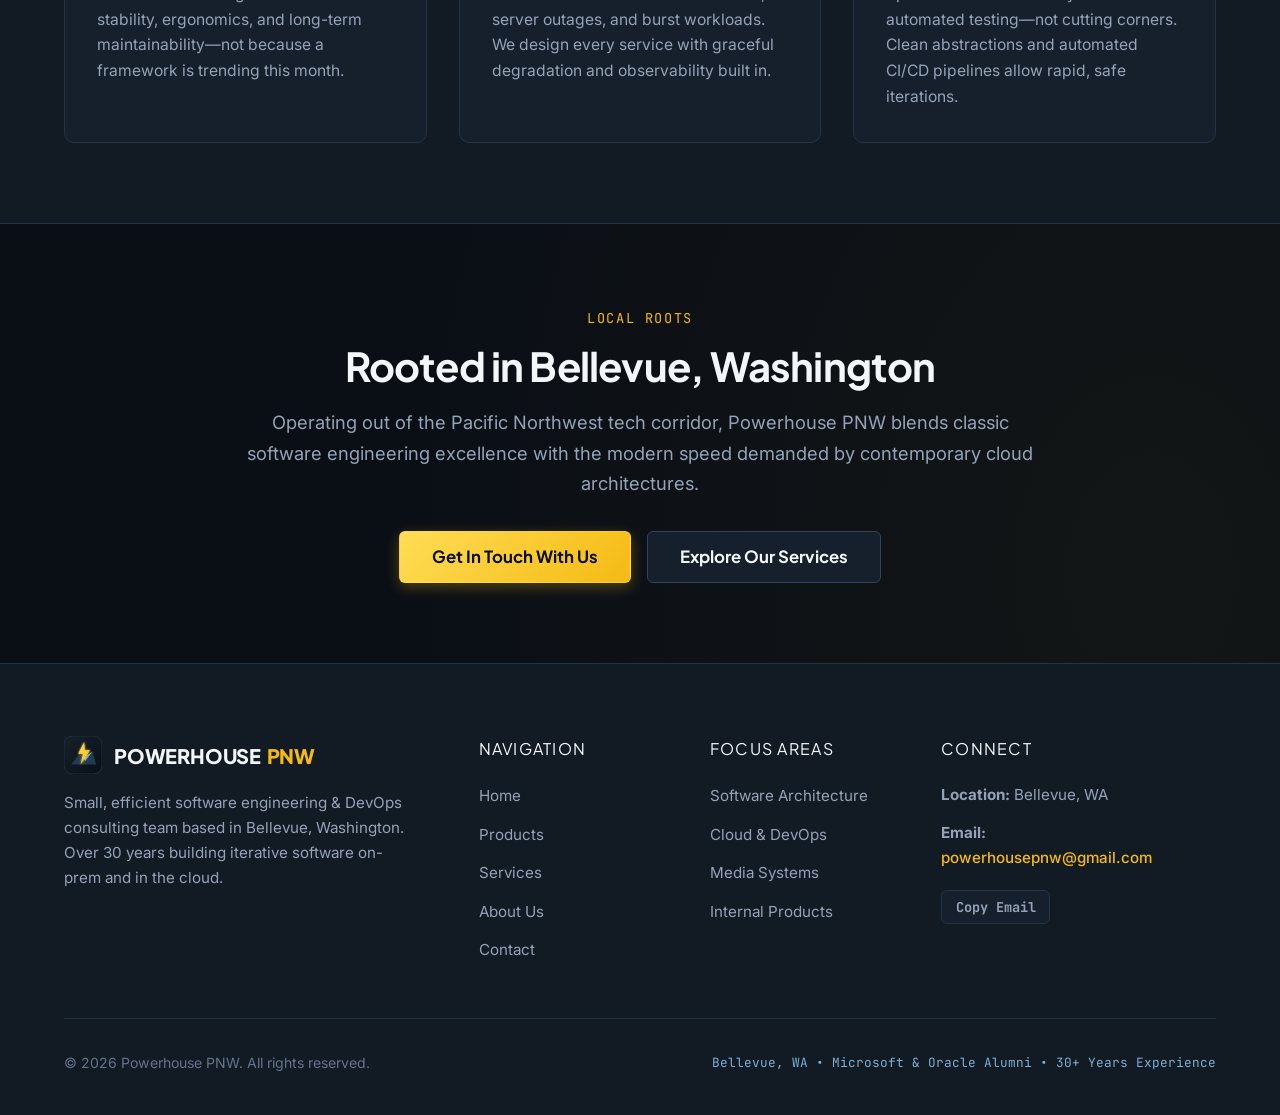
<file: about.html>
<!DOCTYPE html>
<html lang="en">
<head>
  <meta charset="UTF-8">
  <meta name="viewport" content="width=device-width, initial-scale=1.0">
  <title>About Us | Powerhouse PNW</title>
  <meta name="description" content="Learn about Powerhouse PNW: a small, efficient development and DevOps team operating out of Bellevue, WA with over 30 years of engineering pedigree.">
  <meta property="og:title" content="About Us | Powerhouse PNW">
  <meta property="og:description" content="Small and efficient development team operating out of Bellevue, WA. Over 30 years of software engineering at Microsoft, Oracle, and beyond.">
  <meta property="og:image" content="./public/images/powerhouse-graphic.jpg">
  <link rel="icon" type="image/svg+xml" href="./public/images/favicon.svg">
  <link rel="stylesheet" href="./css/main.css">
  <link rel="stylesheet" href="./css/components.css">
</head>
<body>

  <!-- Site Header -->
  <header class="site-header">
    <div class="container header-container">
      <a href="index.html" class="brand-link" aria-label="Powerhouse PNW Home">
        <img src="./public/images/favicon.svg" alt="Powerhouse PNW Emblem" class="brand-icon">
        <span>POWERHOUSE<span class="brand-text-accent">PNW</span></span>
      </a>

      <nav aria-label="Main Navigation">
        <ul class="nav-menu">
          <li><a href="index.html" class="nav-link">Home</a></li>
          <li><a href="products.html" class="nav-link">Products</a></li>
          <li><a href="services.html" class="nav-link">Services</a></li>
          <li><a href="about.html" class="nav-link active">About Us</a></li>
          <li><a href="contact.html" class="nav-link">Contact</a></li>
        </ul>
      </nav>

      <div class="nav-actions">
        <a href="contact.html" class="btn btn-primary btn-sm">Get In Touch</a>
        <button class="mobile-toggle" aria-label="Toggle navigation menu" aria-expanded="false">
          <svg viewBox="0 0 24 24"><path d="M3 18h18v-2H3v2zm0-5h18v-2H3v2zm0-7v2h18V6H3z"/></svg>
        </button>
      </div>
    </div>
  </header>

  <!-- Mobile Drawer -->
  <div class="mobile-drawer" role="dialog" aria-modal="true" aria-label="Mobile Navigation">
    <ul class="mobile-nav-links">
      <li><a href="index.html" class="mobile-nav-link">Home</a></li>
      <li><a href="products.html" class="mobile-nav-link">Products</a></li>
      <li><a href="services.html" class="mobile-nav-link">Services</a></li>
      <li><a href="about.html" class="mobile-nav-link active">About Us</a></li>
      <li><a href="contact.html" class="mobile-nav-link">Contact</a></li>
    </ul>
    <div style="margin-top: auto; padding-top: 1.5rem; border-top: 1px solid var(--border-subtle);">
      <a href="contact.html" class="btn btn-primary" style="width: 100%;">Get In Touch</a>
    </div>
  </div>

  <main>
    <!-- Header -->
    <section class="section-sm" style="border-bottom: 1px solid var(--border-subtle); background: radial-gradient(circle at 50% 0%, rgba(62, 115, 160, 0.15) 0%, transparent 70%);">
      <div class="container" style="text-align: center; max-width: 820px; margin: 0 auto;">
        <span class="section-kicker">Engineering Ethos</span>
        <h1 class="section-title">Small Team. Deep Engineering. Bellevue, WA.</h1>
        <p class="section-subtitle">
          Over three decades of architecting, building, and releasing mission-critical software. No layers of bureaucracy—just veteran engineers solving tough problems.
        </p>
      </div>
    </section>

    <!-- Narrative Section -->
    <section class="section">
      <div class="container">
        <div class="grid grid-2" style="align-items: center; gap: 4rem;">
          <div>
            <span class="badge badge-gold" style="margin-bottom: 1rem;">OUR STORY</span>
            <h2 style="font-size: 2.2rem; margin-bottom: 1.5rem; line-height: 1.25;">
              Built on 30 Years of Real-World Production Delivery
            </h2>
            <p style="font-size: 1.1rem; line-height: 1.7; margin-bottom: 1.25rem;">
              Powerhouse PNW is a small and efficient software development and DevOps team operating out of the tech corridor of Bellevue, Washington.
            </p>
            <p style="font-size: 1.05rem; line-height: 1.7; margin-bottom: 1.25rem;">
              Most of our journey has been spent in the trenches writing and releasing software across a 30-year span for massive tech companies—including long tenures delivering core systems for industry titans Microsoft and Oracle. We have seen software lifecycles evolve from bare-metal on-premises servers and bespoke rack infrastructure to distributed multi-cloud architectures.
            </p>
            <p style="font-size: 1.05rem; line-height: 1.7;">
              Over the last 4 years, our focus has expanded intensely into modern DevOps: transforming fragile release cycles into automated, self-healing CI/CD pipelines, container orchestration, and declarative cloud infrastructure.
            </p>
          </div>

          <div class="card card-featured" style="padding: 2.5rem;">
            <div style="font-family: var(--font-mono); color: var(--accent-gold); font-size: 0.9rem; margin-bottom: 1rem; letter-spacing: 0.08em;">
              // THE POWERHOUSE ADVANTAGE
            </div>
            <ul style="list-style: none; display: flex; flex-direction: column; gap: 1.25rem;">
              <li style="display: flex; gap: 0.75rem;">
                <span style="color: var(--accent-gold); font-weight: bold;">01</span>
                <div>
                  <strong style="color: var(--text-primary); font-size: 1.05rem; display: block;">Senior Engineers Only</strong>
                  <span style="color: var(--text-secondary); font-size: 0.95rem;">You communicate directly with the individuals writing and deploying your code. No sales account reps or junior handoffs.</span>
                </div>
              </li>
              <li style="display: flex; gap: 0.75rem;">
                <span style="color: var(--accent-gold); font-weight: bold;">02</span>
                <div>
                  <strong style="color: var(--text-primary); font-size: 1.05rem; display: block;">Iterative Delivery</strong>
                  <span style="color: var(--text-secondary); font-size: 0.95rem;">We release working increments continually. We believe in tight feedback loops, automated testing, and tangible progress.</span>
                </div>
              </li>
              <li style="display: flex; gap: 0.75rem;">
                <span style="color: var(--accent-gold); font-weight: bold;">03</span>
                <div>
                  <strong style="color: var(--text-primary); font-size: 1.05rem; display: block;">On-Prem to Cloud-Native Mastery</strong>
                  <span style="color: var(--text-secondary); font-size: 0.95rem;">Rare veteran insight spanning legacy architectures, hybrid cloud bridges, and bleeding-edge DevOps automation.</span>
                </div>
              </li>
              <li style="display: flex; gap: 0.75rem;">
                <span style="color: var(--accent-gold); font-weight: bold;">04</span>
                <div>
                  <strong style="color: var(--text-primary); font-size: 1.05rem; display: block;">Reasonable, Honest Pricing</strong>
                  <span style="color: var(--text-secondary); font-size: 0.95rem;">Our low overhead means enterprise-caliber engineering at rates that make sense for growing teams.</span>
                </div>
              </li>
            </ul>
          </div>
        </div>
      </div>
    </section>

    <!-- Engineering Principles -->
    <section class="section" style="background-color: var(--bg-secondary); border-top: 1px solid var(--border-subtle); border-bottom: 1px solid var(--border-subtle);">
      <div class="container">
        <div class="section-title-wrap">
          <span class="section-kicker">Guiding Values</span>
          <h2 class="section-title">How We Build Software</h2>
          <p class="section-subtitle">Disciplines refined across millions of lines of code and decades of production releases.</p>
        </div>

        <div class="grid grid-3">
          <div class="card card-hover">
            <div class="card-icon">
              <svg width="24" height="24" viewBox="0 0 24 24" fill="currentColor"><path d="M9.4 16.6L4.8 12l4.6-4.6L8 6l-6 6 6 6 1.4-1.4zm5.2 0l4.6-4.6-4.6-4.6L16 6l6 6-6 6-1.4-1.4z"/></svg>
            </div>
            <h3 class="card-title">Craftsmanship Over Hype</h3>
            <p class="card-desc">We select technologies based on stability, ergonomics, and long-term maintainability—not because a framework is trending this month.</p>
          </div>

          <div class="card card-hover">
            <div class="card-icon">
              <svg width="24" height="24" viewBox="0 0 24 24" fill="currentColor"><path d="M12 2C6.48 2 2 6.48 2 12s4.48 10 10 10 10-4.48 10-10S17.52 2 12 2zm-1 14H9V8h2v8zm4 0h-2V8h2v8z"/></svg>
            </div>
            <h3 class="card-title">Fail-Safe Resiliency</h3>
            <p class="card-desc">Software must survive bad networks, server outages, and burst workloads. We design every service with graceful degradation and observability built in.</p>
          </div>

          <div class="card card-hover">
            <div class="card-icon">
              <svg width="24" height="24" viewBox="0 0 24 24" fill="currentColor"><path d="M13 3c-4.97 0-9 4.03-9 9H1l3.89 3.89.07.14L9 12H6c0-3.87 3.13-7 7-7s7 3.13 7 7-3.13 7-7 7c-1.93 0-3.68-.79-4.94-2.06l-1.42 1.42C8.27 19.99 10.51 21 13 21c4.97 0 9-4.03 9-9s-4.03-9-9-9zm-1 5v5l4.28 2.54.72-1.21-3.5-2.08V8H12z"/></svg>
            </div>
            <h3 class="card-title">Pragmatic Velocity</h3>
            <p class="card-desc">Speed comes from clarity and automated testing—not cutting corners. Clean abstractions and automated CI/CD pipelines allow rapid, safe iterations.</p>
          </div>
        </div>
      </div>
    </section>

    <!-- Location / PNW Connection -->
    <section class="section">
      <div class="container" style="max-width: 860px; text-align: center;">
        <span class="section-kicker">Local Roots</span>
        <h2 class="section-title">Rooted in Bellevue, Washington</h2>
        <p style="font-size: 1.15rem; margin-bottom: 2rem;">
          Operating out of the Pacific Northwest tech corridor, Powerhouse PNW blends classic software engineering excellence with the modern speed demanded by contemporary cloud architectures.
        </p>
        <div style="display: flex; justify-content: center; gap: 1rem; flex-wrap: wrap;">
          <a href="contact.html" class="btn btn-primary btn-lg">Get In Touch With Us</a>
          <a href="services.html" class="btn btn-secondary btn-lg">Explore Our Services</a>
        </div>
      </div>
    </section>
  </main>

  <!-- Site Footer -->
  <footer class="site-footer">
    <div class="container">
      <div class="footer-grid">
        <div class="footer-brand">
          <a href="index.html" class="brand-link">
            <img src="./public/images/favicon.svg" alt="Powerhouse PNW" class="brand-icon">
            <span>POWERHOUSE<span class="brand-text-accent">PNW</span></span>
          </a>
          <p>
            Small, efficient software engineering & DevOps consulting team based in Bellevue, Washington. Over 30 years building iterative software on-prem and in the cloud.
          </p>
        </div>

        <div>
          <div class="footer-heading">Navigation</div>
          <ul class="footer-links">
            <li><a href="index.html">Home</a></li>
            <li><a href="products.html">Products</a></li>
            <li><a href="services.html">Services</a></li>
            <li><a href="about.html">About Us</a></li>
            <li><a href="contact.html">Contact</a></li>
          </ul>
        </div>

        <div>
          <div class="footer-heading">Focus Areas</div>
          <ul class="footer-links">
            <li><a href="services.html#architecture">Software Architecture</a></li>
            <li><a href="services.html#devops">Cloud & DevOps</a></li>
            <li><a href="services.html#media">Media Systems</a></li>
            <li><a href="products.html">Internal Products</a></li>
          </ul>
        </div>

        <div>
          <div class="footer-heading">Connect</div>
          <div class="footer-contact-info">
            <div><strong>Location:</strong> Bellevue, WA</div>
            <div>
              <strong>Email:</strong><br>
              <a href="mailto:powerhousepnw@gmail.com" class="footer-contact-link">powerhousepnw@gmail.com</a>
            </div>
            <button class="btn btn-copy" data-copy-email style="align-self: flex-start; margin-top: 0.5rem;">Copy Email</button>
          </div>
        </div>
      </div>

      <div class="footer-bottom">
        <div>© <span class="current-year">2026</span> Powerhouse PNW. All rights reserved.</div>
        <div class="footer-pedigree">Bellevue, WA • Microsoft & Oracle Alumni • 30+ Years Experience</div>
      </div>
    </div>
  </footer>

  <script src="./js/main.js"></script>
</body>
</html>
</file>
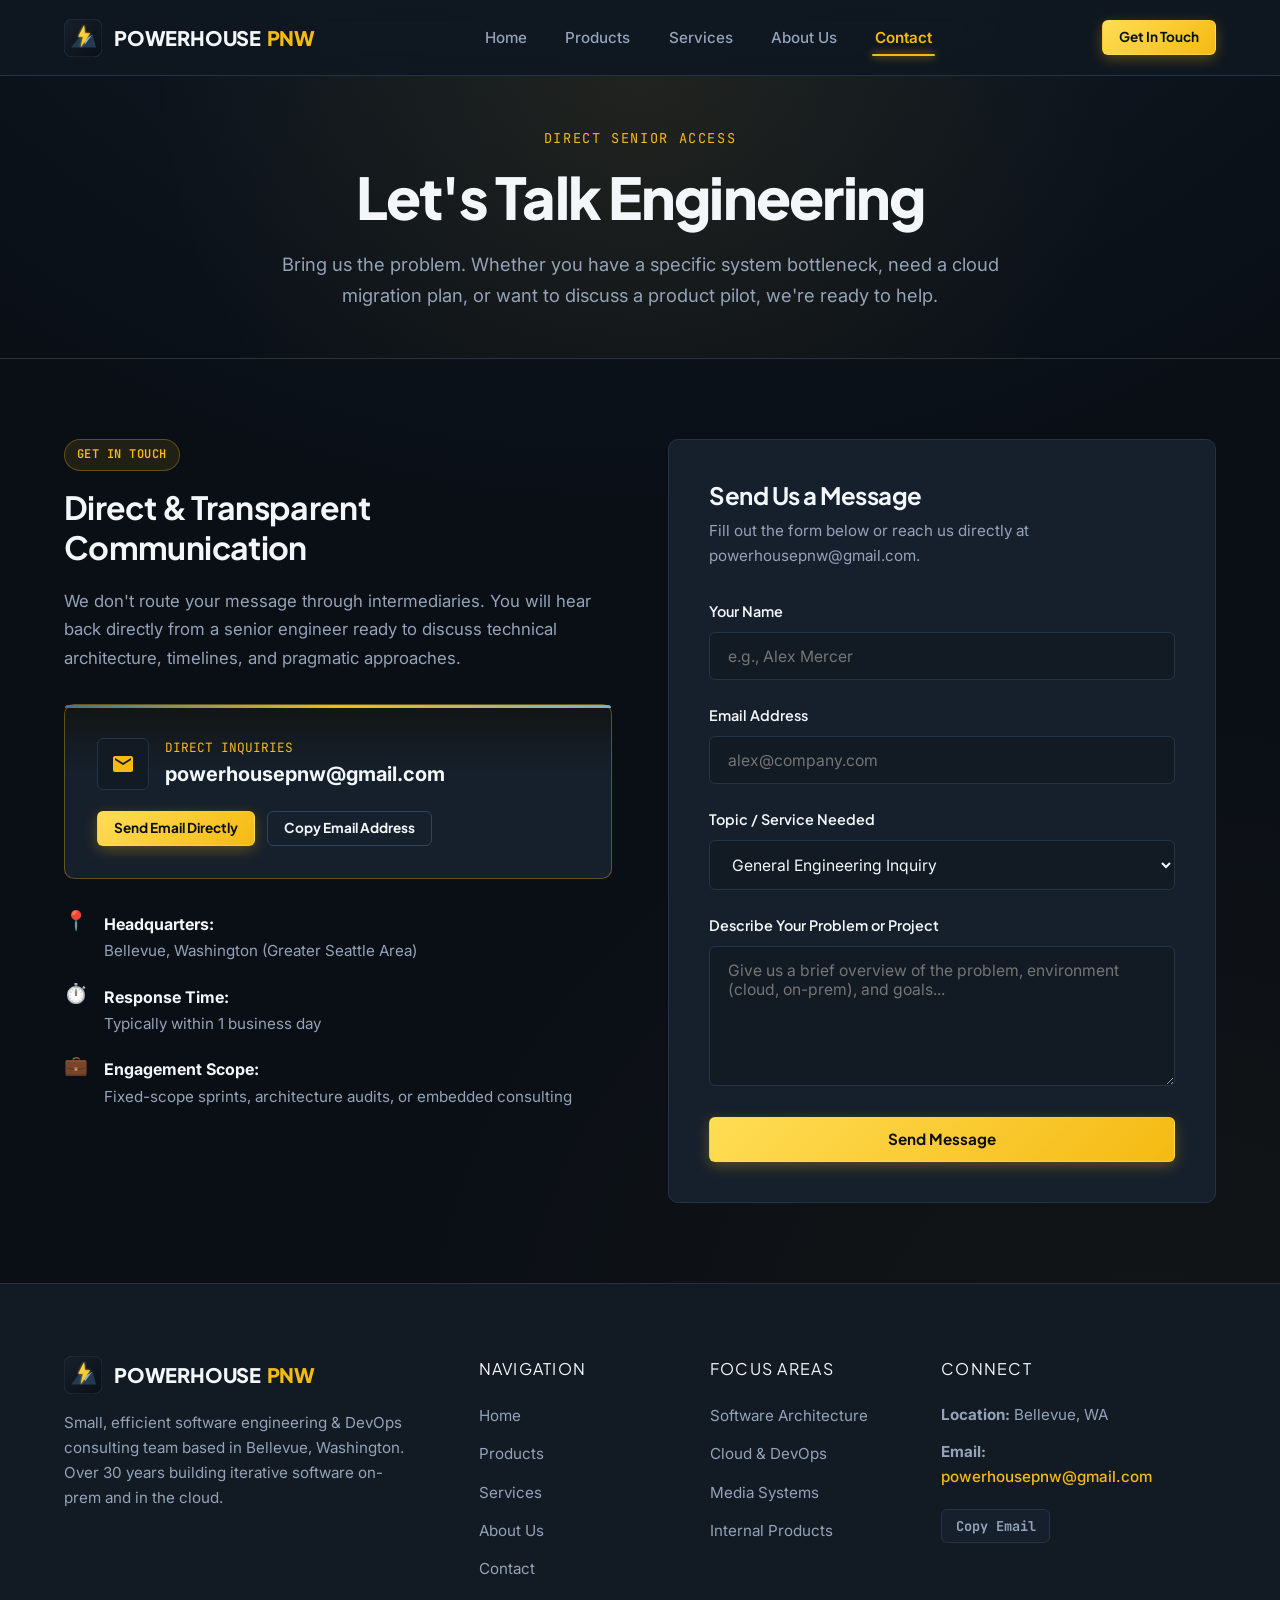
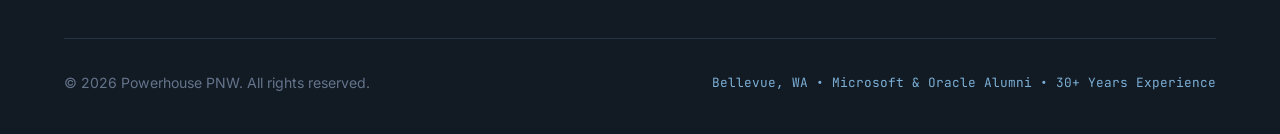
<file: contact.html>
<!DOCTYPE html>
<html lang="en">
<head>
  <meta charset="UTF-8">
  <meta name="viewport" content="width=device-width, initial-scale=1.0">
  <title>Contact Us | Powerhouse PNW</title>
  <meta name="description" content="Get in touch with Powerhouse PNW. Contact our Bellevue, WA engineering team directly at powerhousepnw@gmail.com.">
  <meta property="og:title" content="Contact Us | Powerhouse PNW">
  <meta property="og:description" content="Reach out to discuss software architecture, cloud & DevOps engineering, or product evaluations.">
  <meta property="og:image" content="./public/images/powerhouse-graphic.jpg">
  <link rel="icon" type="image/svg+xml" href="./public/images/favicon.svg">
  <link rel="stylesheet" href="./css/main.css">
  <link rel="stylesheet" href="./css/components.css">
</head>
<body>

  <!-- Site Header -->
  <header class="site-header">
    <div class="container header-container">
      <a href="index.html" class="brand-link" aria-label="Powerhouse PNW Home">
        <img src="./public/images/favicon.svg" alt="Powerhouse PNW Emblem" class="brand-icon">
        <span>POWERHOUSE<span class="brand-text-accent">PNW</span></span>
      </a>

      <nav aria-label="Main Navigation">
        <ul class="nav-menu">
          <li><a href="index.html" class="nav-link">Home</a></li>
          <li><a href="products.html" class="nav-link">Products</a></li>
          <li><a href="services.html" class="nav-link">Services</a></li>
          <li><a href="about.html" class="nav-link">About Us</a></li>
          <li><a href="contact.html" class="nav-link active">Contact</a></li>
        </ul>
      </nav>

      <div class="nav-actions">
        <a href="contact.html" class="btn btn-primary btn-sm">Get In Touch</a>
        <button class="mobile-toggle" aria-label="Toggle navigation menu" aria-expanded="false">
          <svg viewBox="0 0 24 24"><path d="M3 18h18v-2H3v2zm0-5h18v-2H3v2zm0-7v2h18V6H3z"/></svg>
        </button>
      </div>
    </div>
  </header>

  <!-- Mobile Drawer -->
  <div class="mobile-drawer" role="dialog" aria-modal="true" aria-label="Mobile Navigation">
    <ul class="mobile-nav-links">
      <li><a href="index.html" class="mobile-nav-link">Home</a></li>
      <li><a href="products.html" class="mobile-nav-link">Products</a></li>
      <li><a href="services.html" class="mobile-nav-link">Services</a></li>
      <li><a href="about.html" class="mobile-nav-link">About Us</a></li>
      <li><a href="contact.html" class="mobile-nav-link active">Contact</a></li>
    </ul>
    <div style="margin-top: auto; padding-top: 1.5rem; border-top: 1px solid var(--border-subtle);">
      <a href="contact.html" class="btn btn-primary" style="width: 100%;">Get In Touch</a>
    </div>
  </div>

  <main>
    <!-- Header -->
    <section class="section-sm" style="border-bottom: 1px solid var(--border-subtle); background: radial-gradient(circle at 50% 0%, rgba(245, 186, 19, 0.08) 0%, transparent 70%);">
      <div class="container" style="text-align: center; max-width: 820px; margin: 0 auto;">
        <span class="section-kicker">Direct Senior Access</span>
        <h1 class="section-title">Let's Talk Engineering</h1>
        <p class="section-subtitle">
          Bring us the problem. Whether you have a specific system bottleneck, need a cloud migration plan, or want to discuss a product pilot, we're ready to help.
        </p>
      </div>
    </section>

    <!-- Main Contact Layout -->
    <section class="section">
      <div class="container">
        <div class="grid grid-2" style="gap: 3.5rem; align-items: flex-start;">
          
          <!-- Contact Info & Quick Actions -->
          <div>
            <span class="badge badge-gold" style="margin-bottom: 1rem;">GET IN TOUCH</span>
            <h2 style="font-size: 2rem; margin-bottom: 1.25rem;">Direct & Transparent Communication</h2>
            <p style="font-size: 1.05rem; line-height: 1.7; margin-bottom: 2rem;">
              We don't route your message through intermediaries. You will hear back directly from a senior engineer ready to discuss technical architecture, timelines, and pragmatic approaches.
            </p>

            <!-- Direct Email Highlight Card -->
            <div class="card card-featured" style="padding: 2rem; margin-bottom: 2rem;">
              <div style="display: flex; align-items: center; gap: 1rem; margin-bottom: 1.25rem;">
                <div class="card-icon" style="margin-bottom: 0;">
                  <svg width="24" height="24" viewBox="0 0 24 24" fill="currentColor"><path d="M20 4H4c-1.1 0-1.99.9-1.99 2L2 18c0 1.1.9 2 2 2h16c1.1 0 2-.9 2-2V6c0-1.1-.9-2-2-2zm0 4l-8 5-8-5V6l8 5 8-5v2z"/></svg>
                </div>
                <div>
                  <div style="font-family: var(--font-mono); font-size: 0.8rem; color: var(--accent-gold); text-transform: uppercase;">Direct Inquiries</div>
                  <div style="font-size: 1.25rem; font-weight: 700; color: var(--text-primary);">powerhousepnw@gmail.com</div>
                </div>
              </div>

              <div style="display: flex; gap: 0.75rem; flex-wrap: wrap;">
                <a href="mailto:powerhousepnw@gmail.com" class="btn btn-primary btn-sm">Send Email Directly</a>
                <button class="btn btn-secondary btn-sm" data-copy-email>Copy Email Address</button>
              </div>
            </div>

            <!-- Team & Location Details -->
            <div style="display: flex; flex-direction: column; gap: 1.25rem;">
              <div style="display: flex; gap: 1rem; align-items: flex-start;">
                <div style="color: var(--accent-gold); font-size: 1.2rem; line-height: 1;">📍</div>
                <div>
                  <strong style="color: var(--text-primary); display: block;">Headquarters:</strong>
                  <span style="color: var(--text-secondary); font-size: 0.95rem;">Bellevue, Washington (Greater Seattle Area)</span>
                </div>
              </div>

              <div style="display: flex; gap: 1rem; align-items: flex-start;">
                <div style="color: var(--accent-gold); font-size: 1.2rem; line-height: 1;">⏱️</div>
                <div>
                  <strong style="color: var(--text-primary); display: block;">Response Time:</strong>
                  <span style="color: var(--text-secondary); font-size: 0.95rem;">Typically within 1 business day</span>
                </div>
              </div>

              <div style="display: flex; gap: 1rem; align-items: flex-start;">
                <div style="color: var(--accent-gold); font-size: 1.2rem; line-height: 1;">💼</div>
                <div>
                  <strong style="color: var(--text-primary); display: block;">Engagement Scope:</strong>
                  <span style="color: var(--text-secondary); font-size: 0.95rem;">Fixed-scope sprints, architecture audits, or embedded consulting</span>
                </div>
              </div>
            </div>
          </div>

          <!-- Contact Form (Netlify Form Ready) -->
          <div class="form-container">
            <h3 style="font-size: 1.5rem; margin-bottom: 0.5rem;">Send Us a Message</h3>
            <p style="font-size: 0.95rem; margin-bottom: 2rem;">Fill out the form below or reach us directly at powerhousepnw@gmail.com.</p>

            <div id="form-status" style="display: none; margin-bottom: 1.5rem; padding: 1.25rem; border-radius: var(--radius-sm);"></div>

            <form id="contact-form" name="contact" method="POST" netlify data-netlify="true" netlify-honeypot="bot-field" action="/success">
              <!-- Netlify honeypot field for spam prevention -->
              <input type="hidden" name="form-name" value="contact">
              <p style="display: none;">
                <label>Don’t fill this out if you're human: <input name="bot-field"></label>
              </p>

              <div class="form-group">
                <label for="name" class="form-label">Your Name</label>
                <input type="text" id="name" name="name" class="form-input" placeholder="e.g., Alex Mercer" required>
              </div>

              <div class="form-group">
                <label for="email" class="form-label">Email Address</label>
                <input type="email" id="email" name="email" class="form-input" placeholder="alex@company.com" required>
              </div>

              <div class="form-group">
                <label for="subject" class="form-label">Topic / Service Needed</label>
                <select id="subject" name="subject" class="form-select">
                  <option value="General Inquiry">General Engineering Inquiry</option>
                  <option value="Software Architecture">Software Architecture & Consulting</option>
                  <option value="DevOps & Cloud">Modern DevOps, CI/CD & Cloud Infrastructure</option>
                  <option value="Media Systems">Media Ingest & Transcoding Pipelines</option>
                  <option value="Cascade StreamCore">Cascade StreamCore Evaluation</option>
                  <option value="StratusRelay">StratusRelay Hybrid Release Pilot</option>
                  <option value="AlpineTelemetry">AlpineTelemetry Integration</option>
                </select>
              </div>

              <div class="form-group">
                <label for="message" class="form-label">Describe Your Problem or Project</label>
                <textarea id="message" name="message" class="form-textarea" placeholder="Give us a brief overview of the problem, environment (cloud, on-prem), and goals..." required></textarea>
              </div>

              <button type="submit" id="submit-btn" class="btn btn-primary" style="width: 100%;">Send Message</button>
            </form>
          </div>

        </div>
      </div>
    </section>
  </main>

  <!-- Site Footer -->
  <footer class="site-footer">
    <div class="container">
      <div class="footer-grid">
        <div class="footer-brand">
          <a href="index.html" class="brand-link">
            <img src="./public/images/favicon.svg" alt="Powerhouse PNW" class="brand-icon">
            <span>POWERHOUSE<span class="brand-text-accent">PNW</span></span>
          </a>
          <p>
            Small, efficient software engineering & DevOps consulting team based in Bellevue, Washington. Over 30 years building iterative software on-prem and in the cloud.
          </p>
        </div>

        <div>
          <div class="footer-heading">Navigation</div>
          <ul class="footer-links">
            <li><a href="index.html">Home</a></li>
            <li><a href="products.html">Products</a></li>
            <li><a href="services.html">Services</a></li>
            <li><a href="about.html">About Us</a></li>
            <li><a href="contact.html">Contact</a></li>
          </ul>
        </div>

        <div>
          <div class="footer-heading">Focus Areas</div>
          <ul class="footer-links">
            <li><a href="services.html#architecture">Software Architecture</a></li>
            <li><a href="services.html#devops">Cloud & DevOps</a></li>
            <li><a href="services.html#media">Media Systems</a></li>
            <li><a href="products.html">Internal Products</a></li>
          </ul>
        </div>

        <div>
          <div class="footer-heading">Connect</div>
          <div class="footer-contact-info">
            <div><strong>Location:</strong> Bellevue, WA</div>
            <div>
              <strong>Email:</strong><br>
              <a href="mailto:powerhousepnw@gmail.com" class="footer-contact-link">powerhousepnw@gmail.com</a>
            </div>
            <button class="btn btn-copy" data-copy-email style="align-self: flex-start; margin-top: 0.5rem;">Copy Email</button>
          </div>
        </div>
      </div>

      <div class="footer-bottom">
        <div>© <span class="current-year">2026</span> Powerhouse PNW. All rights reserved.</div>
        <div class="footer-pedigree">Bellevue, WA • Microsoft & Oracle Alumni • 30+ Years Experience</div>
      </div>
    </div>
  </footer>

  <script src="./js/main.js"></script>
</body>
</html>
</file>
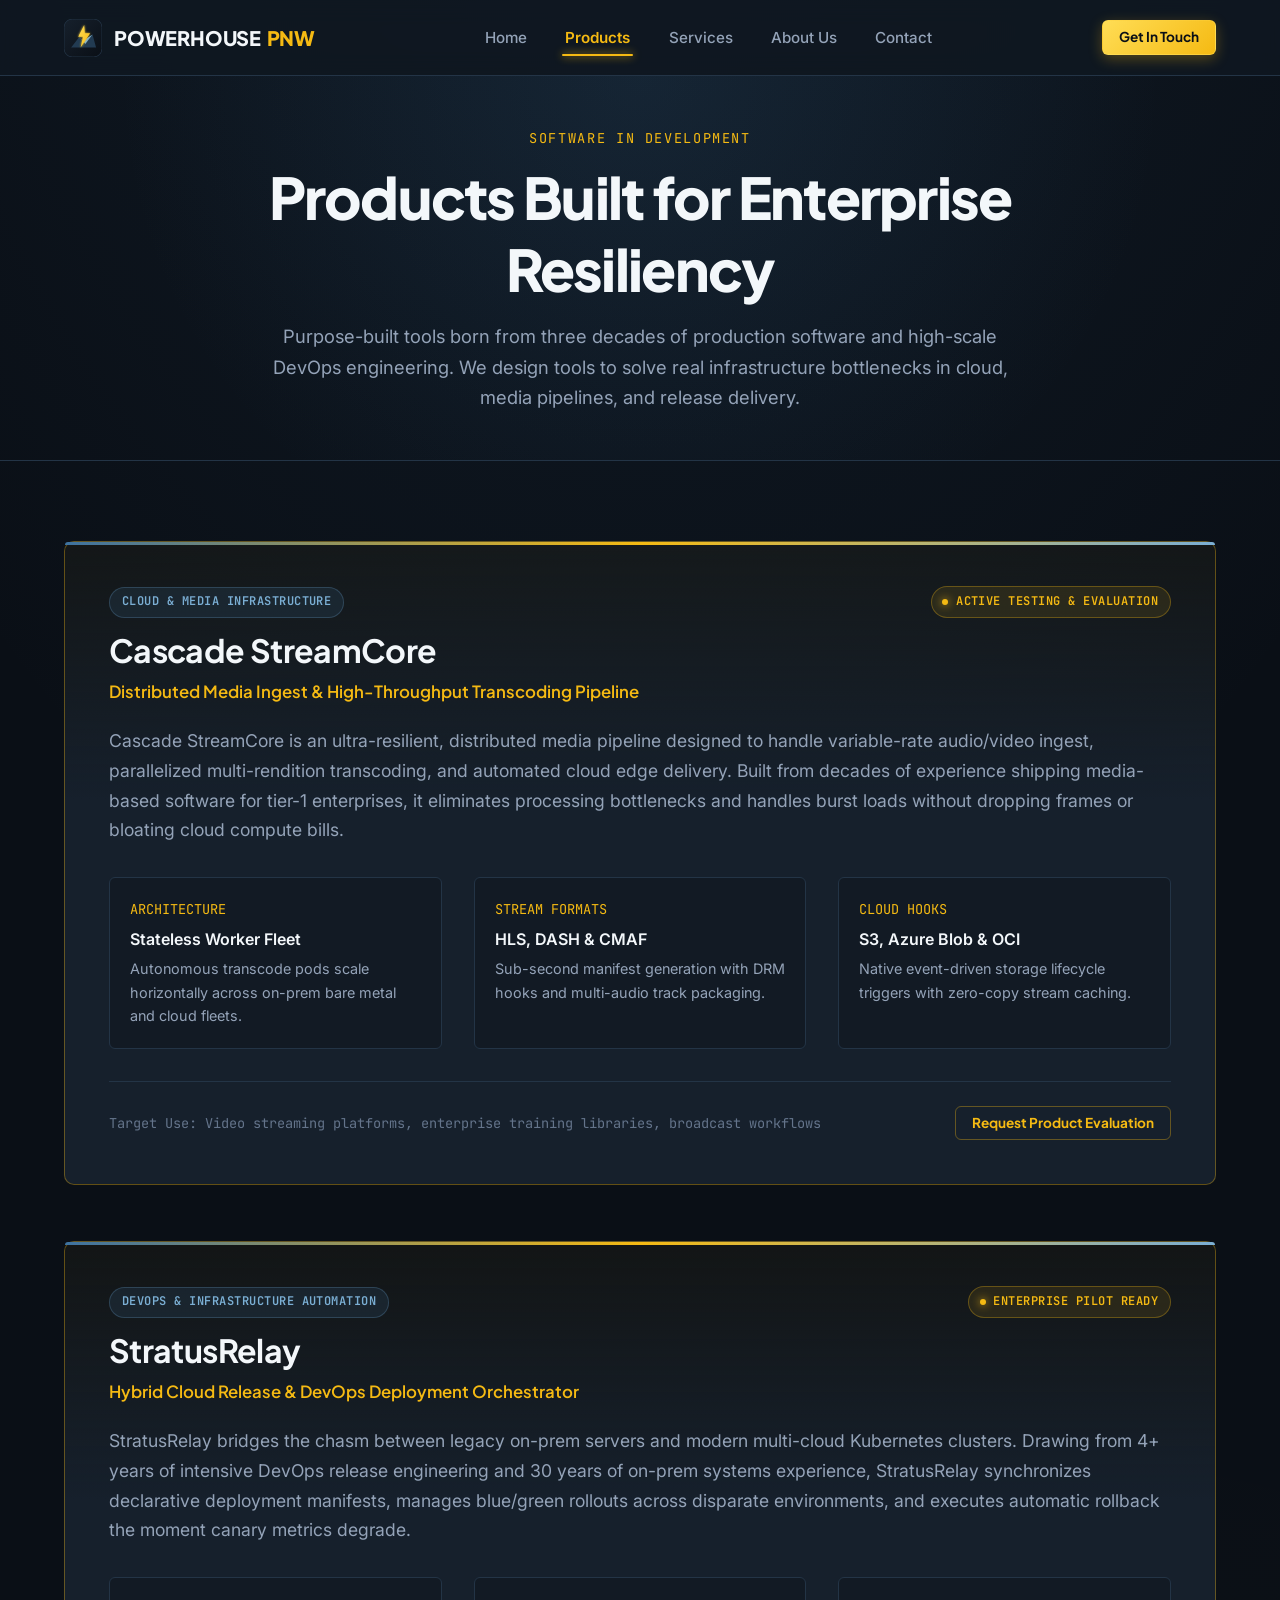
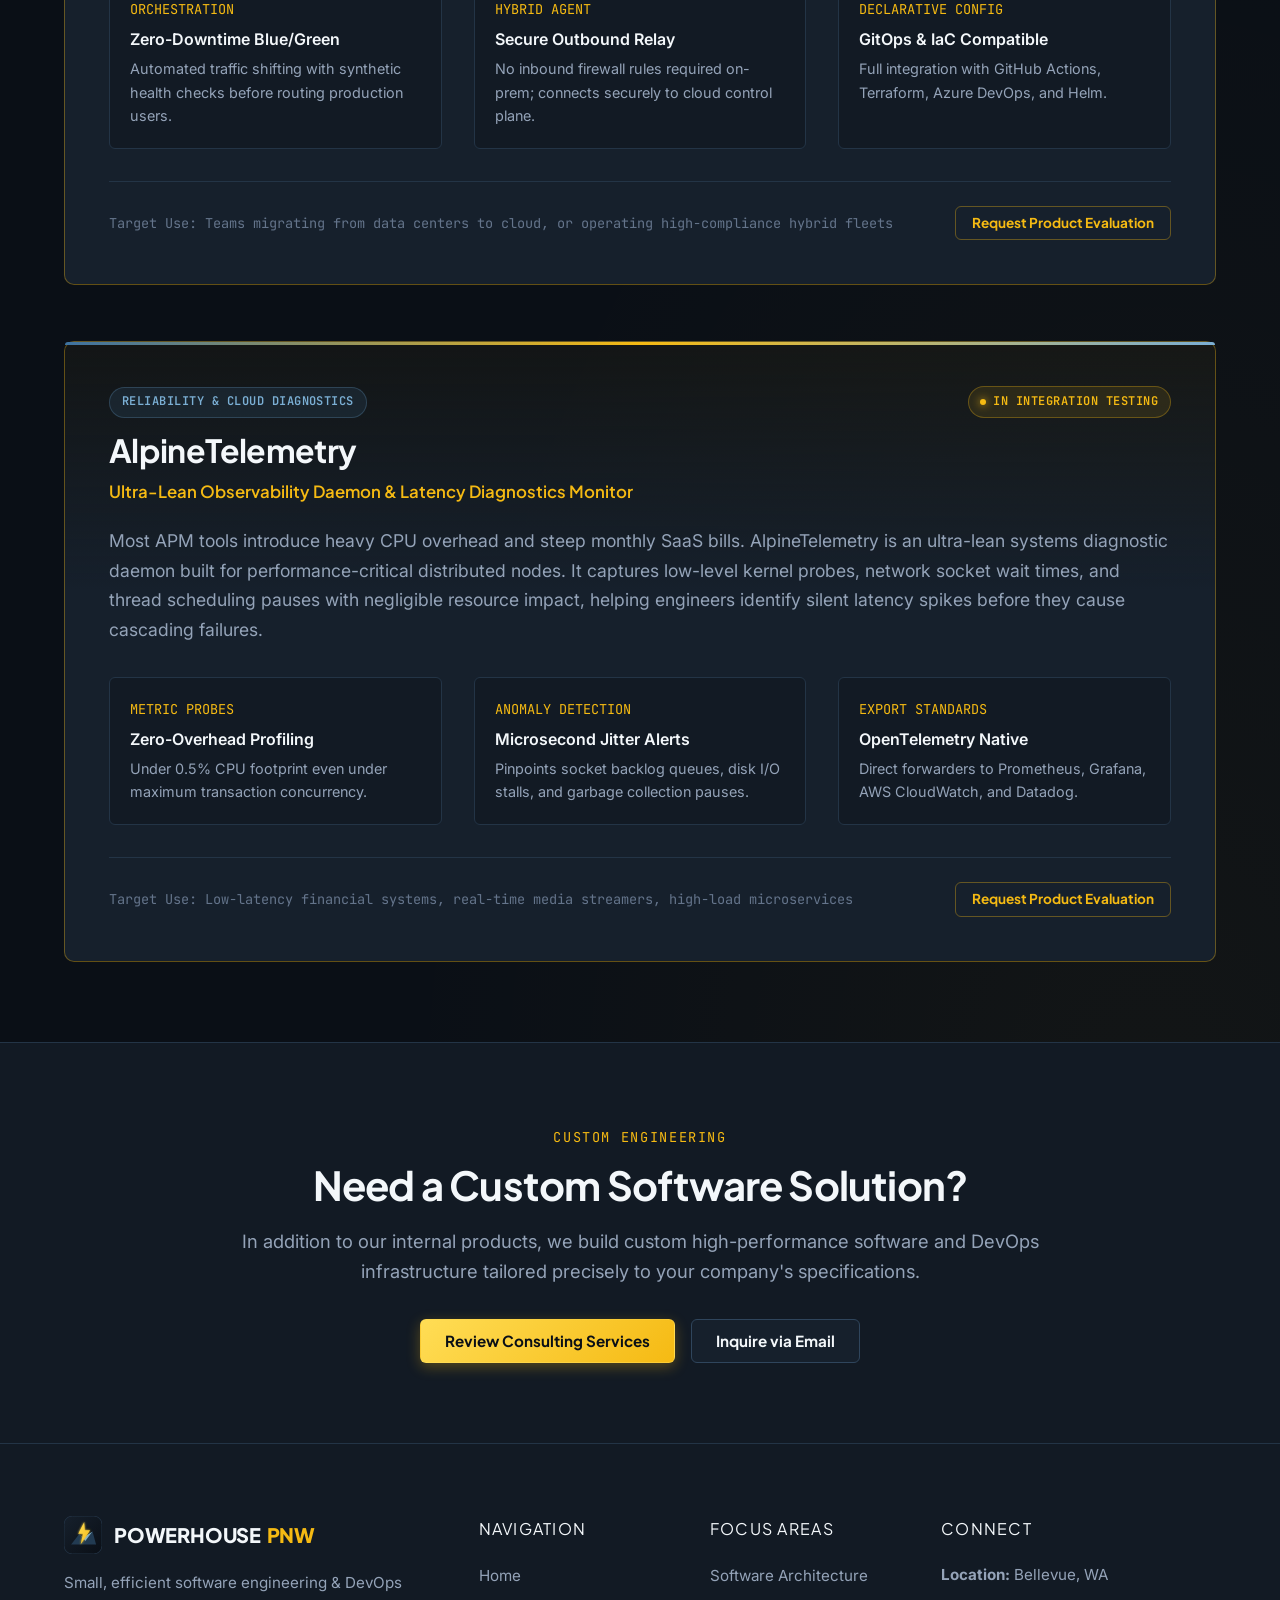
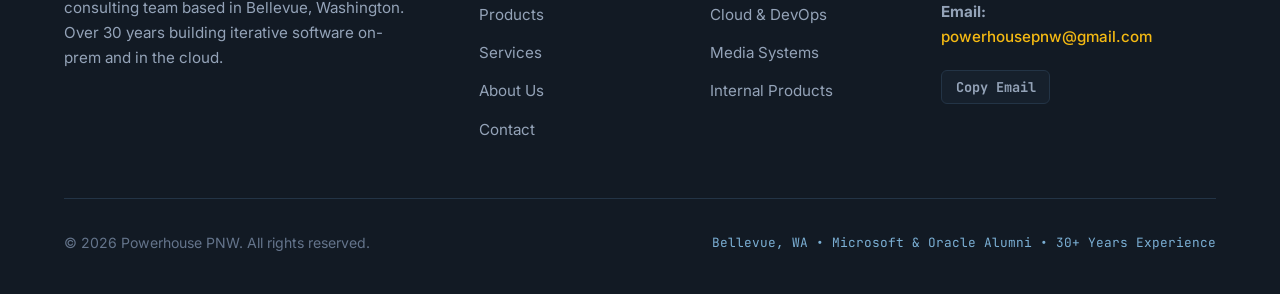
<file: products.html>
<!DOCTYPE html>
<html lang="en">
<head>
  <meta charset="UTF-8">
  <meta name="viewport" content="width=device-width, initial-scale=1.0">
  <title>Products | Powerhouse PNW</title>
  <meta name="description" content="Explore purpose-built cloud, media processing, and DevOps software products developed by Powerhouse PNW in Bellevue, WA.">
  <meta property="og:title" content="Products | Powerhouse PNW">
  <meta property="og:description" content="Cloud & media-based software solutions built with 30+ years of high-scale engineering experience.">
  <meta property="og:image" content="./public/images/powerhouse-graphic.jpg">
  <link rel="icon" type="image/svg+xml" href="./public/images/favicon.svg">
  <link rel="stylesheet" href="./css/main.css">
  <link rel="stylesheet" href="./css/components.css">
</head>
<body>

  <!-- Site Header -->
  <header class="site-header">
    <div class="container header-container">
      <a href="index.html" class="brand-link" aria-label="Powerhouse PNW Home">
        <img src="./public/images/favicon.svg" alt="Powerhouse PNW Emblem" class="brand-icon">
        <span>POWERHOUSE<span class="brand-text-accent">PNW</span></span>
      </a>

      <nav aria-label="Main Navigation">
        <ul class="nav-menu">
          <li><a href="index.html" class="nav-link">Home</a></li>
          <li><a href="products.html" class="nav-link active">Products</a></li>
          <li><a href="services.html" class="nav-link">Services</a></li>
          <li><a href="about.html" class="nav-link">About Us</a></li>
          <li><a href="contact.html" class="nav-link">Contact</a></li>
        </ul>
      </nav>

      <div class="nav-actions">
        <a href="contact.html" class="btn btn-primary btn-sm">Get In Touch</a>
        <button class="mobile-toggle" aria-label="Toggle navigation menu" aria-expanded="false">
          <svg viewBox="0 0 24 24"><path d="M3 18h18v-2H3v2zm0-5h18v-2H3v2zm0-7v2h18V6H3z"/></svg>
        </button>
      </div>
    </div>
  </header>

  <!-- Mobile Drawer -->
  <div class="mobile-drawer" role="dialog" aria-modal="true" aria-label="Mobile Navigation">
    <ul class="mobile-nav-links">
      <li><a href="index.html" class="mobile-nav-link">Home</a></li>
      <li><a href="products.html" class="mobile-nav-link active">Products</a></li>
      <li><a href="services.html" class="mobile-nav-link">Services</a></li>
      <li><a href="about.html" class="mobile-nav-link">About Us</a></li>
      <li><a href="contact.html" class="mobile-nav-link">Contact</a></li>
    </ul>
    <div style="margin-top: auto; padding-top: 1.5rem; border-top: 1px solid var(--border-subtle);">
      <a href="contact.html" class="btn btn-primary" style="width: 100%;">Get In Touch</a>
    </div>
  </div>

  <main>
    <!-- Page Header -->
    <section class="section-sm" style="border-bottom: 1px solid var(--border-subtle); background: radial-gradient(circle at 50% 0%, rgba(62, 115, 160, 0.15) 0%, transparent 70%);">
      <div class="container text-center" style="text-align: center; max-width: 800px; margin: 0 auto;">
        <span class="section-kicker">Software In Development</span>
        <h1 class="section-title">Products Built for Enterprise Resiliency</h1>
        <p class="section-subtitle">
          Purpose-built tools born from three decades of production software and high-scale DevOps engineering. We design tools to solve real infrastructure bottlenecks in cloud, media pipelines, and release delivery.
        </p>
      </div>
    </section>

    <!-- Products Detail Section -->
    <section class="section">
      <div class="container">
        <div style="display: flex; flex-direction: column; gap: 3.5rem;">
          
          <!-- Product 1: Cascade StreamCore -->
          <article id="cascade" class="card card-featured" style="padding: 2.75rem;">
            <div style="display: flex; justify-content: space-between; align-items: flex-start; flex-wrap: wrap; gap: 1rem; margin-bottom: 1.25rem;">
              <div>
                <span class="badge badge-blue" style="margin-bottom: 0.75rem;">Cloud & Media Infrastructure</span>
                <h2 style="font-size: 2rem; margin-bottom: 0.5rem;">Cascade StreamCore</h2>
                <div style="color: var(--accent-gold); font-family: var(--font-heading); font-weight: 600; font-size: 1.05rem;">
                  Distributed Media Ingest & High-Throughput Transcoding Pipeline
                </div>
              </div>
              <span class="badge badge-gold badge-status">Active Testing & Evaluation</span>
            </div>

            <p style="font-size: 1.1rem; line-height: 1.7; margin-bottom: 2rem;">
              Cascade StreamCore is an ultra-resilient, distributed media pipeline designed to handle variable-rate audio/video ingest, parallelized multi-rendition transcoding, and automated cloud edge delivery. Built from decades of experience shipping media-based software for tier-1 enterprises, it eliminates processing bottlenecks and handles burst loads without dropping frames or bloating cloud compute bills.
            </p>

            <div class="grid grid-3" style="margin-bottom: 2rem;">
              <div style="background-color: var(--bg-secondary); padding: 1.25rem; border-radius: var(--radius-sm); border: 1px solid var(--border-subtle);">
                <div style="font-family: var(--font-mono); color: var(--accent-gold); font-size: 0.85rem; margin-bottom: 0.35rem;">ARCHITECTURE</div>
                <div style="color: var(--text-primary); font-weight: 600;">Stateless Worker Fleet</div>
                <div style="color: var(--text-secondary); font-size: 0.9rem; margin-top: 0.25rem;">Autonomous transcode pods scale horizontally across on-prem bare metal and cloud fleets.</div>
              </div>

              <div style="background-color: var(--bg-secondary); padding: 1.25rem; border-radius: var(--radius-sm); border: 1px solid var(--border-subtle);">
                <div style="font-family: var(--font-mono); color: var(--accent-gold); font-size: 0.85rem; margin-bottom: 0.35rem;">STREAM FORMATS</div>
                <div style="color: var(--text-primary); font-weight: 600;">HLS, DASH & CMAF</div>
                <div style="color: var(--text-secondary); font-size: 0.9rem; margin-top: 0.25rem;">Sub-second manifest generation with DRM hooks and multi-audio track packaging.</div>
              </div>

              <div style="background-color: var(--bg-secondary); padding: 1.25rem; border-radius: var(--radius-sm); border: 1px solid var(--border-subtle);">
                <div style="font-family: var(--font-mono); color: var(--accent-gold); font-size: 0.85rem; margin-bottom: 0.35rem;">CLOUD HOOKS</div>
                <div style="color: var(--text-primary); font-weight: 600;">S3, Azure Blob & OCI</div>
                <div style="color: var(--text-secondary); font-size: 0.9rem; margin-top: 0.25rem;">Native event-driven storage lifecycle triggers with zero-copy stream caching.</div>
              </div>
            </div>

            <div style="display: flex; justify-content: space-between; align-items: center; flex-wrap: wrap; gap: 1rem; padding-top: 1.5rem; border-top: 1px solid var(--border-subtle);">
              <div style="font-family: var(--font-mono); font-size: 0.85rem; color: var(--text-muted);">
                Target Use: Video streaming platforms, enterprise training libraries, broadcast workflows
              </div>
              <a href="contact.html?subject=Cascade+StreamCore" class="btn btn-outline btn-sm">Request Product Evaluation</a>
            </div>
          </article>

          <!-- Product 2: StratusRelay -->
          <article id="stratus" class="card card-featured" style="padding: 2.75rem;">
            <div style="display: flex; justify-content: space-between; align-items: flex-start; flex-wrap: wrap; gap: 1rem; margin-bottom: 1.25rem;">
              <div>
                <span class="badge badge-blue" style="margin-bottom: 0.75rem;">DevOps & Infrastructure Automation</span>
                <h2 style="font-size: 2rem; margin-bottom: 0.5rem;">StratusRelay</h2>
                <div style="color: var(--accent-gold); font-family: var(--font-heading); font-weight: 600; font-size: 1.05rem;">
                  Hybrid Cloud Release & DevOps Deployment Orchestrator
                </div>
              </div>
              <span class="badge badge-gold badge-status">Enterprise Pilot Ready</span>
            </div>

            <p style="font-size: 1.1rem; line-height: 1.7; margin-bottom: 2rem;">
              StratusRelay bridges the chasm between legacy on-prem servers and modern multi-cloud Kubernetes clusters. Drawing from 4+ years of intensive DevOps release engineering and 30 years of on-prem systems experience, StratusRelay synchronizes declarative deployment manifests, manages blue/green rollouts across disparate environments, and executes automatic rollback the moment canary metrics degrade.
            </p>

            <div class="grid grid-3" style="margin-bottom: 2rem;">
              <div style="background-color: var(--bg-secondary); padding: 1.25rem; border-radius: var(--radius-sm); border: 1px solid var(--border-subtle);">
                <div style="font-family: var(--font-mono); color: var(--accent-gold); font-size: 0.85rem; margin-bottom: 0.35rem;">ORCHESTRATION</div>
                <div style="color: var(--text-primary); font-weight: 600;">Zero-Downtime Blue/Green</div>
                <div style="color: var(--text-secondary); font-size: 0.9rem; margin-top: 0.25rem;">Automated traffic shifting with synthetic health checks before routing production users.</div>
              </div>

              <div style="background-color: var(--bg-secondary); padding: 1.25rem; border-radius: var(--radius-sm); border: 1px solid var(--border-subtle);">
                <div style="font-family: var(--font-mono); color: var(--accent-gold); font-size: 0.85rem; margin-bottom: 0.35rem;">HYBRID AGENT</div>
                <div style="color: var(--text-primary); font-weight: 600;">Secure Outbound Relay</div>
                <div style="color: var(--text-secondary); font-size: 0.9rem; margin-top: 0.25rem;">No inbound firewall rules required on-prem; connects securely to cloud control plane.</div>
              </div>

              <div style="background-color: var(--bg-secondary); padding: 1.25rem; border-radius: var(--radius-sm); border: 1px solid var(--border-subtle);">
                <div style="font-family: var(--font-mono); color: var(--accent-gold); font-size: 0.85rem; margin-bottom: 0.35rem;">DECLARATIVE CONFIG</div>
                <div style="color: var(--text-primary); font-weight: 600;">GitOps & IaC Compatible</div>
                <div style="color: var(--text-secondary); font-size: 0.9rem; margin-top: 0.25rem;">Full integration with GitHub Actions, Terraform, Azure DevOps, and Helm.</div>
              </div>
            </div>

            <div style="display: flex; justify-content: space-between; align-items: center; flex-wrap: wrap; gap: 1rem; padding-top: 1.5rem; border-top: 1px solid var(--border-subtle);">
              <div style="font-family: var(--font-mono); font-size: 0.85rem; color: var(--text-muted);">
                Target Use: Teams migrating from data centers to cloud, or operating high-compliance hybrid fleets
              </div>
              <a href="contact.html?subject=StratusRelay" class="btn btn-outline btn-sm">Request Product Evaluation</a>
            </div>
          </article>

          <!-- Product 3: AlpineTelemetry -->
          <article id="alpine" class="card card-featured" style="padding: 2.75rem;">
            <div style="display: flex; justify-content: space-between; align-items: flex-start; flex-wrap: wrap; gap: 1rem; margin-bottom: 1.25rem;">
              <div>
                <span class="badge badge-blue" style="margin-bottom: 0.75rem;">Reliability & Cloud Diagnostics</span>
                <h2 style="font-size: 2rem; margin-bottom: 0.5rem;">AlpineTelemetry</h2>
                <div style="color: var(--accent-gold); font-family: var(--font-heading); font-weight: 600; font-size: 1.05rem;">
                  Ultra-Lean Observability Daemon & Latency Diagnostics Monitor
                </div>
              </div>
              <span class="badge badge-gold badge-status">In Integration Testing</span>
            </div>

            <p style="font-size: 1.1rem; line-height: 1.7; margin-bottom: 2rem;">
              Most APM tools introduce heavy CPU overhead and steep monthly SaaS bills. AlpineTelemetry is an ultra-lean systems diagnostic daemon built for performance-critical distributed nodes. It captures low-level kernel probes, network socket wait times, and thread scheduling pauses with negligible resource impact, helping engineers identify silent latency spikes before they cause cascading failures.
            </p>

            <div class="grid grid-3" style="margin-bottom: 2rem;">
              <div style="background-color: var(--bg-secondary); padding: 1.25rem; border-radius: var(--radius-sm); border: 1px solid var(--border-subtle);">
                <div style="font-family: var(--font-mono); color: var(--accent-gold); font-size: 0.85rem; margin-bottom: 0.35rem;">METRIC PROBES</div>
                <div style="color: var(--text-primary); font-weight: 600;">Zero-Overhead Profiling</div>
                <div style="color: var(--text-secondary); font-size: 0.9rem; margin-top: 0.25rem;">Under 0.5% CPU footprint even under maximum transaction concurrency.</div>
              </div>

              <div style="background-color: var(--bg-secondary); padding: 1.25rem; border-radius: var(--radius-sm); border: 1px solid var(--border-subtle);">
                <div style="font-family: var(--font-mono); color: var(--accent-gold); font-size: 0.85rem; margin-bottom: 0.35rem;">ANOMALY DETECTION</div>
                <div style="color: var(--text-primary); font-weight: 600;">Microsecond Jitter Alerts</div>
                <div style="color: var(--text-secondary); font-size: 0.9rem; margin-top: 0.25rem;">Pinpoints socket backlog queues, disk I/O stalls, and garbage collection pauses.</div>
              </div>

              <div style="background-color: var(--bg-secondary); padding: 1.25rem; border-radius: var(--radius-sm); border: 1px solid var(--border-subtle);">
                <div style="font-family: var(--font-mono); color: var(--accent-gold); font-size: 0.85rem; margin-bottom: 0.35rem;">EXPORT STANDARDS</div>
                <div style="color: var(--text-primary); font-weight: 600;">OpenTelemetry Native</div>
                <div style="color: var(--text-secondary); font-size: 0.9rem; margin-top: 0.25rem;">Direct forwarders to Prometheus, Grafana, AWS CloudWatch, and Datadog.</div>
              </div>
            </div>

            <div style="display: flex; justify-content: space-between; align-items: center; flex-wrap: wrap; gap: 1rem; padding-top: 1.5rem; border-top: 1px solid var(--border-subtle);">
              <div style="font-family: var(--font-mono); font-size: 0.85rem; color: var(--text-muted);">
                Target Use: Low-latency financial systems, real-time media streamers, high-load microservices
              </div>
              <a href="contact.html?subject=AlpineTelemetry" class="btn btn-outline btn-sm">Request Product Evaluation</a>
            </div>
          </article>

        </div>
      </div>
    </section>

    <!-- Consultation Banner -->
    <section class="section" style="background-color: var(--bg-secondary); border-top: 1px solid var(--border-subtle);">
      <div class="container" style="max-width: 850px; text-align: center;">
        <span class="section-kicker">Custom Engineering</span>
        <h2 class="section-title">Need a Custom Software Solution?</h2>
        <p style="font-size: 1.15rem; margin-bottom: 2rem;">
          In addition to our internal products, we build custom high-performance software and DevOps infrastructure tailored precisely to your company's specifications.
        </p>
        <div style="display: flex; justify-content: center; gap: 1rem; flex-wrap: wrap;">
          <a href="services.html" class="btn btn-primary">Review Consulting Services</a>
          <a href="contact.html" class="btn btn-secondary">Inquire via Email</a>
        </div>
      </div>
    </section>
  </main>

  <!-- Site Footer -->
  <footer class="site-footer">
    <div class="container">
      <div class="footer-grid">
        <div class="footer-brand">
          <a href="index.html" class="brand-link">
            <img src="./public/images/favicon.svg" alt="Powerhouse PNW" class="brand-icon">
            <span>POWERHOUSE<span class="brand-text-accent">PNW</span></span>
          </a>
          <p>
            Small, efficient software engineering & DevOps consulting team based in Bellevue, Washington. Over 30 years building iterative software on-prem and in the cloud.
          </p>
        </div>

        <div>
          <div class="footer-heading">Navigation</div>
          <ul class="footer-links">
            <li><a href="index.html">Home</a></li>
            <li><a href="products.html">Products</a></li>
            <li><a href="services.html">Services</a></li>
            <li><a href="about.html">About Us</a></li>
            <li><a href="contact.html">Contact</a></li>
          </ul>
        </div>

        <div>
          <div class="footer-heading">Focus Areas</div>
          <ul class="footer-links">
            <li><a href="services.html#architecture">Software Architecture</a></li>
            <li><a href="services.html#devops">Cloud & DevOps</a></li>
            <li><a href="services.html#media">Media Systems</a></li>
            <li><a href="products.html">Internal Products</a></li>
          </ul>
        </div>

        <div>
          <div class="footer-heading">Connect</div>
          <div class="footer-contact-info">
            <div><strong>Location:</strong> Bellevue, WA</div>
            <div>
              <strong>Email:</strong><br>
              <a href="mailto:powerhousepnw@gmail.com" class="footer-contact-link">powerhousepnw@gmail.com</a>
            </div>
            <button class="btn btn-copy" data-copy-email style="align-self: flex-start; margin-top: 0.5rem;">Copy Email</button>
          </div>
        </div>
      </div>

      <div class="footer-bottom">
        <div>© <span class="current-year">2026</span> Powerhouse PNW. All rights reserved.</div>
        <div class="footer-pedigree">Bellevue, WA • Microsoft & Oracle Alumni • 30+ Years Experience</div>
      </div>
    </div>
  </footer>

  <script src="./js/main.js"></script>
</body>
</html>
</file>
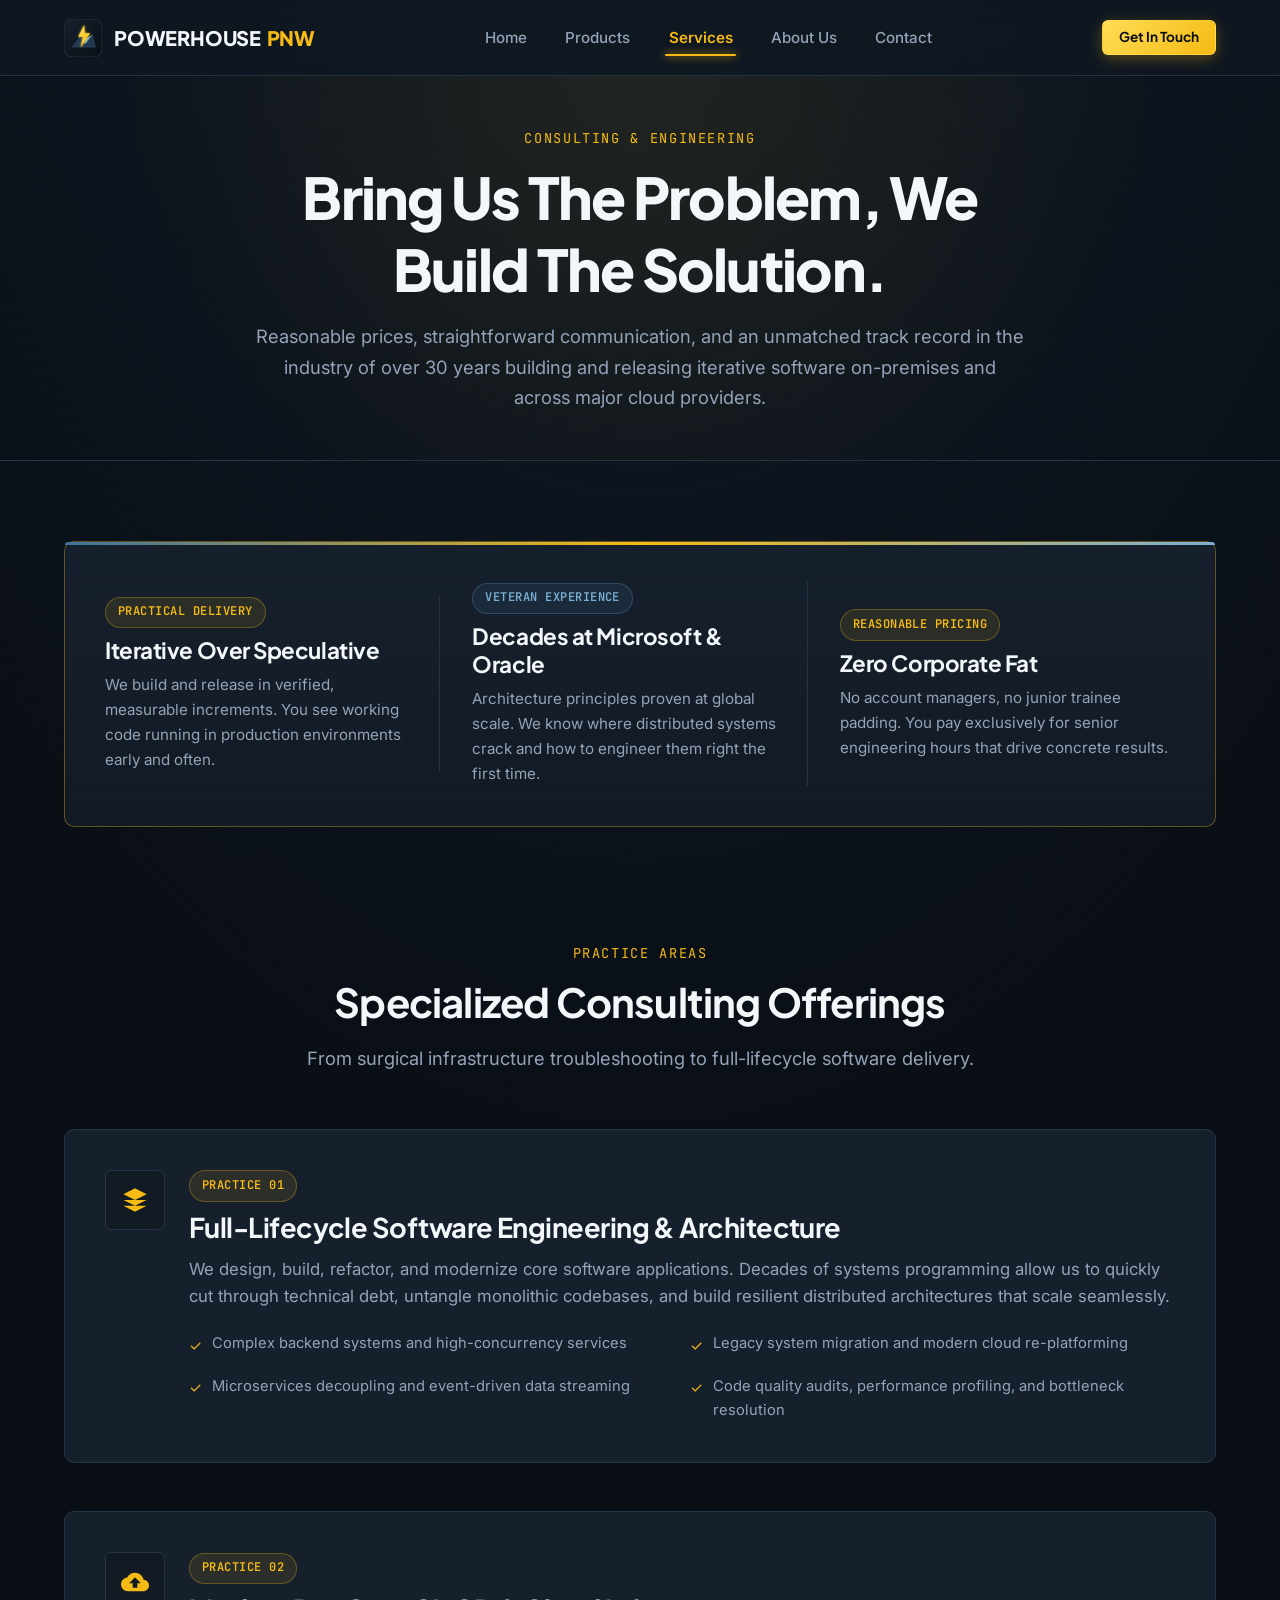
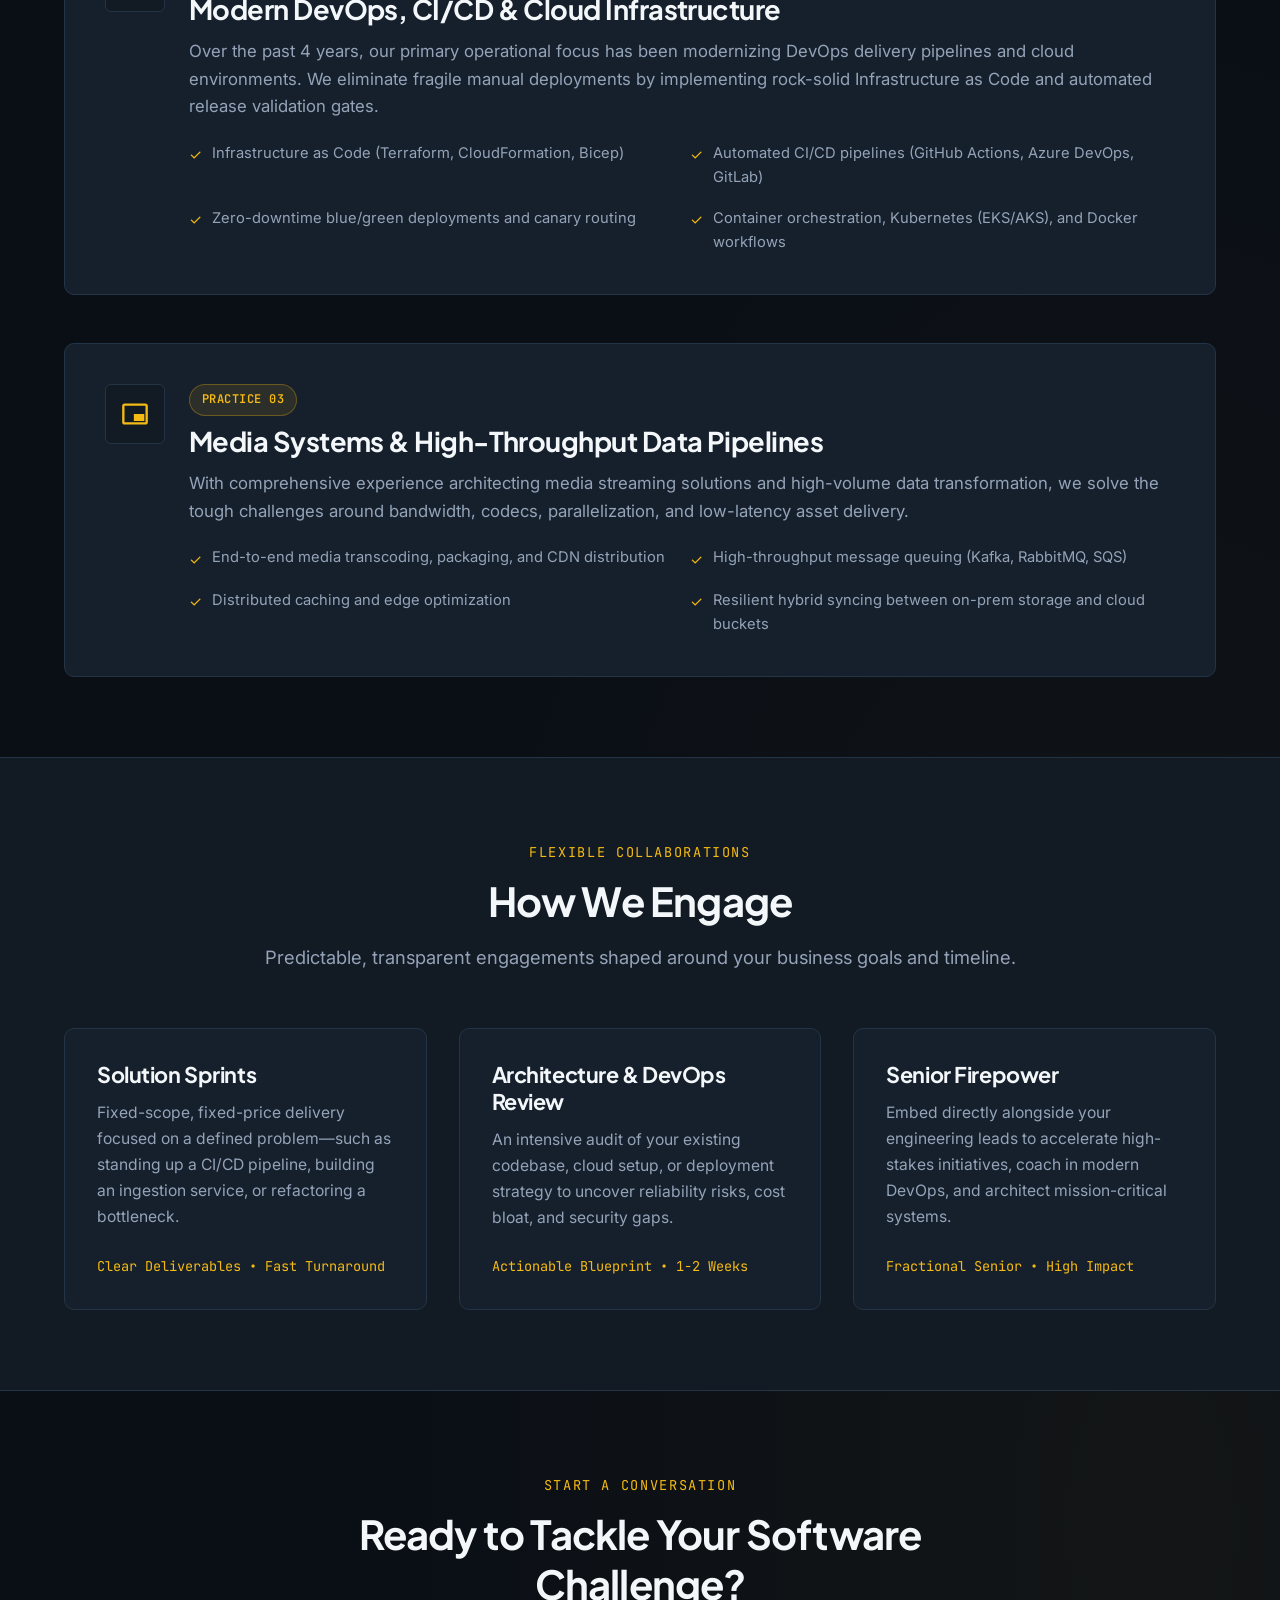
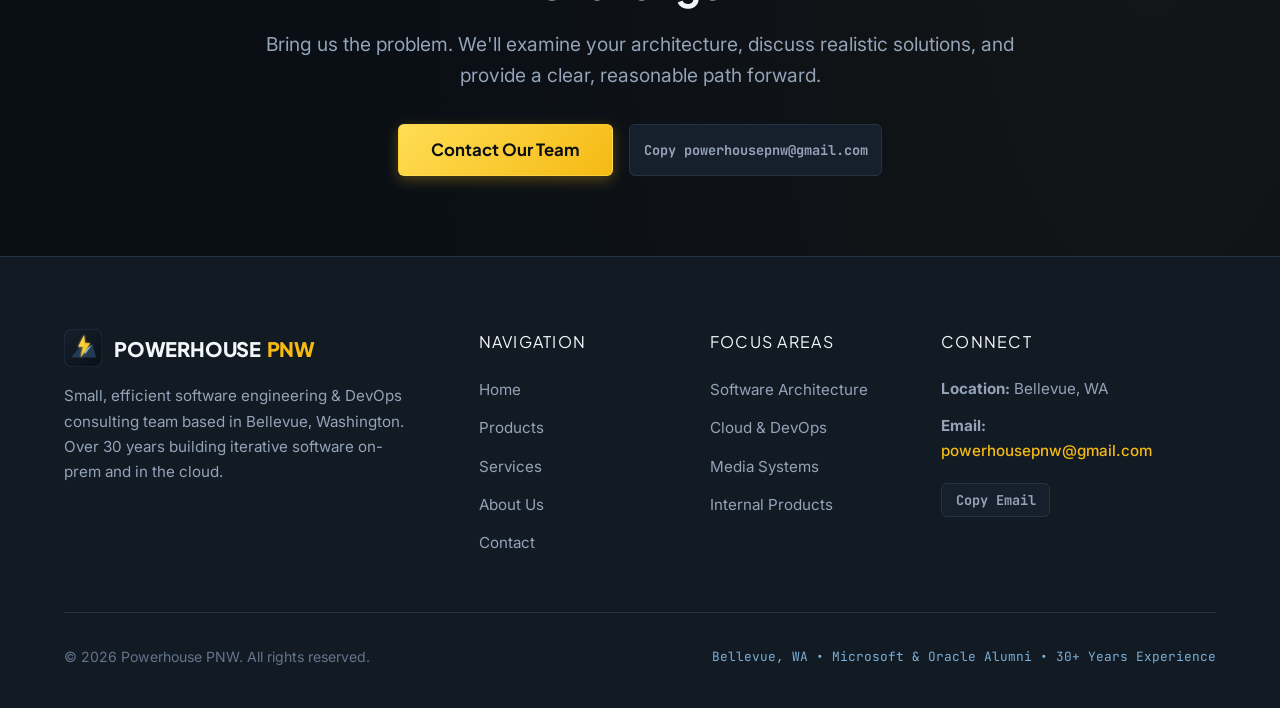
<file: services.html>
<!DOCTYPE html>
<html lang="en">
<head>
  <meta charset="UTF-8">
  <meta name="viewport" content="width=device-width, initial-scale=1.0">
  <title>Services & Consulting | Powerhouse PNW</title>
  <meta name="description" content="Software consulting, modern DevOps engineering, and cloud architecture services with 30+ years of proven delivery. Based in Bellevue, WA.">
  <meta property="og:title" content="Services & Consulting | Powerhouse PNW">
  <meta property="og:description" content="Reasonable prices. Over 30 years building and releasing iterative software on-prem and in the cloud. Bring us the problem, we build the solution.">
  <meta property="og:image" content="./public/images/powerhouse-graphic.jpg">
  <link rel="icon" type="image/svg+xml" href="./public/images/favicon.svg">
  <link rel="stylesheet" href="./css/main.css">
  <link rel="stylesheet" href="./css/components.css">
</head>
<body>

  <!-- Site Header -->
  <header class="site-header">
    <div class="container header-container">
      <a href="index.html" class="brand-link" aria-label="Powerhouse PNW Home">
        <img src="./public/images/favicon.svg" alt="Powerhouse PNW Emblem" class="brand-icon">
        <span>POWERHOUSE<span class="brand-text-accent">PNW</span></span>
      </a>

      <nav aria-label="Main Navigation">
        <ul class="nav-menu">
          <li><a href="index.html" class="nav-link">Home</a></li>
          <li><a href="products.html" class="nav-link">Products</a></li>
          <li><a href="services.html" class="nav-link active">Services</a></li>
          <li><a href="about.html" class="nav-link">About Us</a></li>
          <li><a href="contact.html" class="nav-link">Contact</a></li>
        </ul>
      </nav>

      <div class="nav-actions">
        <a href="contact.html" class="btn btn-primary btn-sm">Get In Touch</a>
        <button class="mobile-toggle" aria-label="Toggle navigation menu" aria-expanded="false">
          <svg viewBox="0 0 24 24"><path d="M3 18h18v-2H3v2zm0-5h18v-2H3v2zm0-7v2h18V6H3z"/></svg>
        </button>
      </div>
    </div>
  </header>

  <!-- Mobile Drawer -->
  <div class="mobile-drawer" role="dialog" aria-modal="true" aria-label="Mobile Navigation">
    <ul class="mobile-nav-links">
      <li><a href="index.html" class="mobile-nav-link">Home</a></li>
      <li><a href="products.html" class="mobile-nav-link">Products</a></li>
      <li><a href="services.html" class="mobile-nav-link active">Services</a></li>
      <li><a href="about.html" class="mobile-nav-link">About Us</a></li>
      <li><a href="contact.html" class="mobile-nav-link">Contact</a></li>
    </ul>
    <div style="margin-top: auto; padding-top: 1.5rem; border-top: 1px solid var(--border-subtle);">
      <a href="contact.html" class="btn btn-primary" style="width: 100%;">Get In Touch</a>
    </div>
  </div>

  <main>
    <!-- Header -->
    <section class="section-sm" style="border-bottom: 1px solid var(--border-subtle); background: radial-gradient(circle at 50% 0%, rgba(245, 186, 19, 0.08) 0%, transparent 70%);">
      <div class="container" style="text-align: center; max-width: 820px; margin: 0 auto;">
        <span class="section-kicker">Consulting & Engineering</span>
        <h1 class="section-title">Bring Us The Problem, We Build The Solution.</h1>
        <p class="section-subtitle">
          Reasonable prices, straightforward communication, and an unmatched track record in the industry of over 30 years building and releasing iterative software on-premises and across major cloud providers.
        </p>
      </div>
    </section>

    <!-- Core Philosophy / Value Callout -->
    <section class="section" style="padding-bottom: 2rem;">
      <div class="container">
        <div class="card card-featured" style="padding: 2.5rem; background: linear-gradient(180deg, var(--bg-card) 0%, var(--bg-secondary) 100%);">
          <div class="grid grid-3" style="align-items: center; gap: 2rem;">
            <div style="border-right: 1px solid var(--border-subtle); padding-right: 1.5rem;">
              <span class="badge badge-gold" style="margin-bottom: 0.5rem;">PRACTICAL DELIVERY</span>
              <h3 style="font-size: 1.4rem; margin-bottom: 0.5rem;">Iterative Over Speculative</h3>
              <p style="font-size: 0.95rem; margin: 0;">We build and release in verified, measurable increments. You see working code running in production environments early and often.</p>
            </div>
            <div style="border-right: 1px solid var(--border-subtle); padding-right: 1.5rem;">
              <span class="badge badge-blue" style="margin-bottom: 0.5rem;">VETERAN EXPERIENCE</span>
              <h3 style="font-size: 1.4rem; margin-bottom: 0.5rem;">Decades at Microsoft & Oracle</h3>
              <p style="font-size: 0.95rem; margin: 0;">Architecture principles proven at global scale. We know where distributed systems crack and how to engineer them right the first time.</p>
            </div>
            <div>
              <span class="badge badge-gold" style="margin-bottom: 0.5rem;">REASONABLE PRICING</span>
              <h3 style="font-size: 1.4rem; margin-bottom: 0.5rem;">Zero Corporate Fat</h3>
              <p style="font-size: 0.95rem; margin: 0;">No account managers, no junior trainee padding. You pay exclusively for senior engineering hours that drive concrete results.</p>
            </div>
          </div>
        </div>
      </div>
    </section>

    <!-- Services Deep Dive -->
    <section class="section">
      <div class="container">
        <div class="section-title-wrap">
          <span class="section-kicker">Practice Areas</span>
          <h2 class="section-title">Specialized Consulting Offerings</h2>
          <p class="section-subtitle">From surgical infrastructure troubleshooting to full-lifecycle software delivery.</p>
        </div>

        <div style="display: flex; flex-direction: column; gap: 3rem;">
          
          <!-- Service 1: Software Architecture -->
          <div id="architecture" class="card card-hover" style="padding: 2.5rem;">
            <div style="display: flex; gap: 1.5rem; align-items: flex-start; flex-wrap: wrap;">
              <div class="card-icon" style="flex-shrink: 0; width: 60px; height: 60px;">
                <svg width="28" height="28" viewBox="0 0 24 24" fill="currentColor"><path d="M12 2L2 7l10 5 10-5-10-5zM2 17l10 5 10-5M2 12l10 5 10-5"/></svg>
              </div>
              <div style="flex: 1; min-width: 280px;">
                <span class="badge badge-gold" style="margin-bottom: 0.5rem;">PRACTICE 01</span>
                <h3 style="font-size: 1.7rem; margin-bottom: 0.75rem;">Full-Lifecycle Software Engineering & Architecture</h3>
                <p style="font-size: 1.05rem; margin-bottom: 1.25rem;">
                  We design, build, refactor, and modernize core software applications. Decades of systems programming allow us to quickly cut through technical debt, untangle monolithic codebases, and build resilient distributed architectures that scale seamlessly.
                </p>
                <div class="grid grid-2" style="gap: 1rem; margin-top: 1rem;">
                  <div class="spec-item"><span class="spec-icon">✓</span> Complex backend systems and high-concurrency services</div>
                  <div class="spec-item"><span class="spec-icon">✓</span> Legacy system migration and modern cloud re-platforming</div>
                  <div class="spec-item"><span class="spec-icon">✓</span> Microservices decoupling and event-driven data streaming</div>
                  <div class="spec-item"><span class="spec-icon">✓</span> Code quality audits, performance profiling, and bottleneck resolution</div>
                </div>
              </div>
            </div>
          </div>

          <!-- Service 2: Modern DevOps & Cloud -->
          <div id="devops" class="card card-hover" style="padding: 2.5rem;">
            <div style="display: flex; gap: 1.5rem; align-items: flex-start; flex-wrap: wrap;">
              <div class="card-icon" style="flex-shrink: 0; width: 60px; height: 60px;">
                <svg width="28" height="28" viewBox="0 0 24 24" fill="currentColor"><path d="M19.35 10.04C18.67 6.59 15.64 4 12 4 9.11 4 6.6 5.64 5.35 8.04 2.34 8.36 0 10.91 0 14c0 3.31 2.69 6 6 6h13c2.76 0 5-2.24 5-5 0-2.64-2.05-4.78-4.65-4.96zM14 13v4h-4v-4H7l5-5 5 5h-3z"/></svg>
              </div>
              <div style="flex: 1; min-width: 280px;">
                <span class="badge badge-gold" style="margin-bottom: 0.5rem;">PRACTICE 02</span>
                <h3 style="font-size: 1.7rem; margin-bottom: 0.75rem;">Modern DevOps, CI/CD & Cloud Infrastructure</h3>
                <p style="font-size: 1.05rem; margin-bottom: 1.25rem;">
                  Over the past 4 years, our primary operational focus has been modernizing DevOps delivery pipelines and cloud environments. We eliminate fragile manual deployments by implementing rock-solid Infrastructure as Code and automated release validation gates.
                </p>
                <div class="grid grid-2" style="gap: 1rem; margin-top: 1rem;">
                  <div class="spec-item"><span class="spec-icon">✓</span> Infrastructure as Code (Terraform, CloudFormation, Bicep)</div>
                  <div class="spec-item"><span class="spec-icon">✓</span> Automated CI/CD pipelines (GitHub Actions, Azure DevOps, GitLab)</div>
                  <div class="spec-item"><span class="spec-icon">✓</span> Zero-downtime blue/green deployments and canary routing</div>
                  <div class="spec-item"><span class="spec-icon">✓</span> Container orchestration, Kubernetes (EKS/AKS), and Docker workflows</div>
                </div>
              </div>
            </div>
          </div>

          <!-- Service 3: Media Systems -->
          <div id="media" class="card card-hover" style="padding: 2.5rem;">
            <div style="display: flex; gap: 1.5rem; align-items: flex-start; flex-wrap: wrap;">
              <div class="card-icon" style="flex-shrink: 0; width: 60px; height: 60px;">
                <svg width="28" height="28" viewBox="0 0 24 24" fill="currentColor"><path d="M21 3H3c-1.1 0-2 .9-2 2v14c0 1.1.9 2 2 2h18c1.1 0 2-.9 2-2V5c0-1.1-.9-2-2-2zm0 16H3V5h18v14zm-10-7h9v6h-9z"/></svg>
              </div>
              <div style="flex: 1; min-width: 280px;">
                <span class="badge badge-gold" style="margin-bottom: 0.5rem;">PRACTICE 03</span>
                <h3 style="font-size: 1.7rem; margin-bottom: 0.75rem;">Media Systems & High-Throughput Data Pipelines</h3>
                <p style="font-size: 1.05rem; margin-bottom: 1.25rem;">
                  With comprehensive experience architecting media streaming solutions and high-volume data transformation, we solve the tough challenges around bandwidth, codecs, parallelization, and low-latency asset delivery.
                </p>
                <div class="grid grid-2" style="gap: 1rem; margin-top: 1rem;">
                  <div class="spec-item"><span class="spec-icon">✓</span> End-to-end media transcoding, packaging, and CDN distribution</div>
                  <div class="spec-item"><span class="spec-icon">✓</span> High-throughput message queuing (Kafka, RabbitMQ, SQS)</div>
                  <div class="spec-item"><span class="spec-icon">✓</span> Distributed caching and edge optimization</div>
                  <div class="spec-item"><span class="spec-icon">✓</span> Resilient hybrid syncing between on-prem storage and cloud buckets</div>
                </div>
              </div>
            </div>
          </div>

        </div>
      </div>
    </section>

    <!-- Engagement Models -->
    <section class="section" style="background-color: var(--bg-secondary); border-top: 1px solid var(--border-subtle); border-bottom: 1px solid var(--border-subtle);">
      <div class="container">
        <div class="section-title-wrap">
          <span class="section-kicker">Flexible Collaborations</span>
          <h2 class="section-title">How We Engage</h2>
          <p class="section-subtitle">Predictable, transparent engagements shaped around your business goals and timeline.</p>
        </div>

        <div class="grid grid-3">
          <div class="card card-hover">
            <h3 class="card-title">Solution Sprints</h3>
            <p class="card-desc">Fixed-scope, fixed-price delivery focused on a defined problem—such as standing up a CI/CD pipeline, building an ingestion service, or refactoring a bottleneck.</p>
            <div style="margin-top: auto; font-family: var(--font-mono); font-size: 0.85rem; color: var(--accent-gold);">
              Clear Deliverables • Fast Turnaround
            </div>
          </div>

          <div class="card card-hover">
            <h3 class="card-title">Architecture & DevOps Review</h3>
            <p class="card-desc">An intensive audit of your existing codebase, cloud setup, or deployment strategy to uncover reliability risks, cost bloat, and security gaps.</p>
            <div style="margin-top: auto; font-family: var(--font-mono); font-size: 0.85rem; color: var(--accent-gold);">
              Actionable Blueprint • 1-2 Weeks
            </div>
          </div>

          <div class="card card-hover">
            <h3 class="card-title">Senior Firepower</h3>
            <p class="card-desc">Embed directly alongside your engineering leads to accelerate high-stakes initiatives, coach in modern DevOps, and architect mission-critical systems.</p>
            <div style="margin-top: auto; font-family: var(--font-mono); font-size: 0.85rem; color: var(--accent-gold);">
              Fractional Senior • High Impact
            </div>
          </div>
        </div>
      </div>
    </section>

    <!-- Call To Action -->
    <section class="section">
      <div class="container" style="max-width: 820px; text-align: center;">
        <span class="section-kicker">Start A Conversation</span>
        <h2 class="section-title" style="margin-bottom: 1.25rem;">Ready to Tackle Your Software Challenge?</h2>
        <p style="font-size: 1.2rem; margin-bottom: 2rem;">
          Bring us the problem. We'll examine your architecture, discuss realistic solutions, and provide a clear, reasonable path forward.
        </p>
        <div style="display: flex; justify-content: center; gap: 1rem; flex-wrap: wrap;">
          <a href="contact.html" class="btn btn-primary btn-lg">Contact Our Team</a>
          <button class="btn btn-copy btn-lg" data-copy-email>Copy powerhousepnw@gmail.com</button>
        </div>
      </div>
    </section>
  </main>

  <!-- Site Footer -->
  <footer class="site-footer">
    <div class="container">
      <div class="footer-grid">
        <div class="footer-brand">
          <a href="index.html" class="brand-link">
            <img src="./public/images/favicon.svg" alt="Powerhouse PNW" class="brand-icon">
            <span>POWERHOUSE<span class="brand-text-accent">PNW</span></span>
          </a>
          <p>
            Small, efficient software engineering & DevOps consulting team based in Bellevue, Washington. Over 30 years building iterative software on-prem and in the cloud.
          </p>
        </div>

        <div>
          <div class="footer-heading">Navigation</div>
          <ul class="footer-links">
            <li><a href="index.html">Home</a></li>
            <li><a href="products.html">Products</a></li>
            <li><a href="services.html">Services</a></li>
            <li><a href="about.html">About Us</a></li>
            <li><a href="contact.html">Contact</a></li>
          </ul>
        </div>

        <div>
          <div class="footer-heading">Focus Areas</div>
          <ul class="footer-links">
            <li><a href="services.html#architecture">Software Architecture</a></li>
            <li><a href="services.html#devops">Cloud & DevOps</a></li>
            <li><a href="services.html#media">Media Systems</a></li>
            <li><a href="products.html">Internal Products</a></li>
          </ul>
        </div>

        <div>
          <div class="footer-heading">Connect</div>
          <div class="footer-contact-info">
            <div><strong>Location:</strong> Bellevue, WA</div>
            <div>
              <strong>Email:</strong><br>
              <a href="mailto:powerhousepnw@gmail.com" class="footer-contact-link">powerhousepnw@gmail.com</a>
            </div>
            <button class="btn btn-copy" data-copy-email style="align-self: flex-start; margin-top: 0.5rem;">Copy Email</button>
          </div>
        </div>
      </div>

      <div class="footer-bottom">
        <div>© <span class="current-year">2026</span> Powerhouse PNW. All rights reserved.</div>
        <div class="footer-pedigree">Bellevue, WA • Microsoft & Oracle Alumni • 30+ Years Experience</div>
      </div>
    </div>
  </footer>

  <script src="./js/main.js"></script>
</body>
</html>
</file>
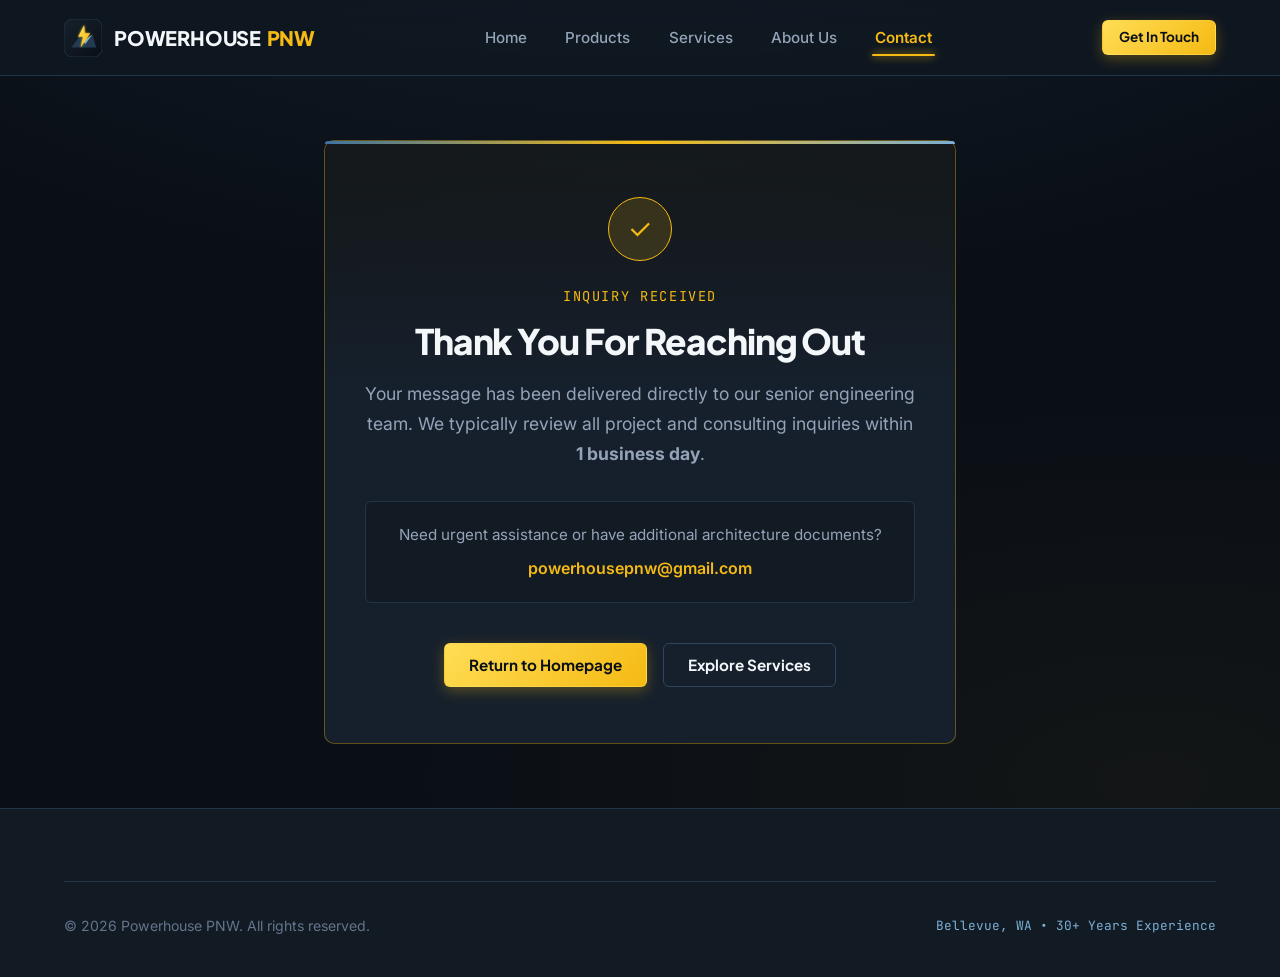
<file: success.html>
<!DOCTYPE html>
<html lang="en">
<head>
  <meta charset="UTF-8">
  <meta name="viewport" content="width=device-width, initial-scale=1.0">
  <title>Message Received | Powerhouse PNW</title>
  <meta name="description" content="Thank you for reaching out to Powerhouse PNW. We have received your inquiry.">
  <link rel="icon" type="image/svg+xml" href="./public/images/favicon.svg">
  <link rel="stylesheet" href="./css/main.css">
  <link rel="stylesheet" href="./css/components.css">
</head>
<body>

  <!-- Site Header -->
  <header class="site-header">
    <div class="container header-container">
      <a href="index.html" class="brand-link" aria-label="Powerhouse PNW Home">
        <img src="./public/images/favicon.svg" alt="Powerhouse PNW Emblem" class="brand-icon">
        <span>POWERHOUSE<span class="brand-text-accent">PNW</span></span>
      </a>

      <nav aria-label="Main Navigation">
        <ul class="nav-menu">
          <li><a href="index.html" class="nav-link">Home</a></li>
          <li><a href="products.html" class="nav-link">Products</a></li>
          <li><a href="services.html" class="nav-link">Services</a></li>
          <li><a href="about.html" class="nav-link">About Us</a></li>
          <li><a href="contact.html" class="nav-link active">Contact</a></li>
        </ul>
      </nav>

      <div class="nav-actions">
        <a href="contact.html" class="btn btn-primary btn-sm">Get In Touch</a>
      </div>
    </div>
  </header>

  <main style="flex: 1; display: flex; align-items: center; justify-content: center; padding: 4rem 1rem;">
    <div class="container" style="max-width: 680px; text-align: center;">
      <div class="card card-featured" style="padding: 3.5rem 2.5rem;">
        <div style="width: 64px; height: 64px; border-radius: 50%; background: rgba(245, 186, 19, 0.15); border: 1px solid var(--accent-gold); display: flex; align-items: center; justify-content: center; margin: 0 auto 1.5rem auto; color: var(--accent-gold); font-size: 1.75rem;">
          ✓
        </div>

        <span class="section-kicker">Inquiry Received</span>
        <h1 style="font-size: 2.2rem; margin-bottom: 1rem;">Thank You For Reaching Out</h1>
        <p style="font-size: 1.1rem; line-height: 1.7; margin-bottom: 2rem;">
          Your message has been delivered directly to our senior engineering team. We typically review all project and consulting inquiries within <strong>1 business day</strong>.
        </p>

        <div style="background-color: var(--bg-secondary); border: 1px solid var(--border-subtle); border-radius: var(--radius-sm); padding: 1.25rem; margin-bottom: 2.5rem;">
          <div style="font-size: 0.95rem; color: var(--text-secondary);">
            Need urgent assistance or have additional architecture documents?
          </div>
          <div style="margin-top: 0.5rem;">
            <a href="mailto:powerhousepnw@gmail.com" style="color: var(--accent-gold); font-weight: 600;">powerhousepnw@gmail.com</a>
          </div>
        </div>

        <div style="display: flex; justify-content: center; gap: 1rem; flex-wrap: wrap;">
          <a href="index.html" class="btn btn-primary">Return to Homepage</a>
          <a href="services.html" class="btn btn-secondary">Explore Services</a>
        </div>
      </div>
    </div>
  </main>

  <!-- Site Footer -->
  <footer class="site-footer">
    <div class="container">
      <div class="footer-bottom">
        <div>© <span class="current-year">2026</span> Powerhouse PNW. All rights reserved.</div>
        <div class="footer-pedigree">Bellevue, WA • 30+ Years Experience</div>
      </div>
    </div>
  </footer>

  <script src="./js/main.js"></script>
</body>
</html>
</file>
<file: css/main.css>
/* ==========================================================================
   Powerhouse PNW - Global Design System & Core Styles
   ========================================================================== */

@import url('https://fonts.googleapis.com/css2?family=Inter:wght@300;400;500;600;700&family=JetBrains+Mono:wght@400;500;600&family=Plus+Jakarta+Sans:wght@500;600;700;800&display=swap');

:root {
  /* Surface & Background Colors */
  --bg-primary: #0A0F16;       /* Deep slate night */
  --bg-secondary: #121A24;     /* Elevated panel surface */
  --bg-card: #16202C;          /* Card & container background */
  --bg-card-hover: #1D2A3A;    /* Card hover elevation */
  --bg-translucent: rgba(16, 24, 34, 0.85);

  /* Brand Accent Colors */
  --accent-gold: #F5BA13;      /* Lightning bolt gold */
  --accent-gold-hover: #E5A805;/* Darker gold for active states */
  --accent-gold-light: #FFDD55;
  --accent-gold-glow: rgba(245, 186, 19, 0.22);
  --accent-gold-subtle: rgba(245, 186, 19, 0.1);

  /* PNW Alpine Blues */
  --pnw-blue: #3E73A0;         /* Mountain ridge slate-blue */
  --pnw-blue-dark: #223B52;    /* Shadowed mountain base */
  --pnw-blue-light: #7BAFD4;   /* Glacier ice highlight */
  --pnw-blue-glow: rgba(62, 115, 160, 0.2);

  /* Text & Typography */
  --text-primary: #F3F7FA;     /* High contrast crisp white */
  --text-secondary: #94A3B8;   /* Slate gray for body and descriptions */
  --text-muted: #64748B;       /* Tertiary captions & metadata */

  /* Borders & Lines */
  --border-subtle: #233446;    /* Subtle structural lines */
  --border-medium: #2F455C;
  --border-highlight: rgba(245, 186, 19, 0.35); /* Accent gold borders */

  /* Shadows & Glows */
  --shadow-sm: 0 2px 8px rgba(0, 0, 0, 0.3);
  --shadow-card: 0 10px 30px -10px rgba(0, 0, 0, 0.5);
  --shadow-gold-glow: 0 0 24px rgba(245, 186, 19, 0.25);
  --shadow-blue-glow: 0 0 30px rgba(62, 115, 160, 0.15);

  /* Typography Families */
  --font-heading: 'Plus Jakarta Sans', system-ui, -apple-system, sans-serif;
  --font-body: 'Inter', system-ui, -apple-system, sans-serif;
  --font-mono: 'JetBrains Mono', monospace;

  /* Transitions */
  --transition-fast: 0.15s ease;
  --transition-normal: 0.25s ease;
  --transition-slow: 0.4s ease;

  /* Layout */
  --max-width: 1200px;
  --header-height: 76px;
  --radius-sm: 6px;
  --radius-md: 10px;
  --radius-lg: 16px;
  --radius-xl: 24px;
}

/* Base Reset & Box Sizing */
*, *::before, *::after {
  box-sizing: border-box;
  margin: 0;
  padding: 0;
}

html {
  scroll-behavior: smooth;
  font-size: 16px;
  color-scheme: dark;
}

body {
  font-family: var(--font-body);
  background-color: var(--bg-primary);
  color: var(--text-primary);
  line-height: 1.65;
  -webkit-font-smoothing: antialiased;
  -moz-osx-font-smoothing: grayscale;
  min-height: 100vh;
  display: flex;
  flex-direction: column;
  overflow-x: hidden;
  background-image: 
    radial-gradient(ellipse 80% 50% at 50% -20%, rgba(62, 115, 160, 0.15), transparent),
    radial-gradient(ellipse 60% 40% at 90% 80%, rgba(245, 186, 19, 0.04), transparent);
}

/* Typography Hierarchy */
h1, h2, h3, h4, h5, h6 {
  font-family: var(--font-heading);
  color: var(--text-primary);
  font-weight: 700;
  line-height: 1.25;
  letter-spacing: -0.02em;
}

h1 {
  font-size: clamp(2.4rem, 5vw, 3.6rem);
  font-weight: 800;
  letter-spacing: -0.03em;
}

h2 {
  font-size: clamp(1.8rem, 3.5vw, 2.5rem);
}

h3 {
  font-size: clamp(1.3rem, 2.5vw, 1.75rem);
}

h4 {
  font-size: 1.2rem;
}

p {
  color: var(--text-secondary);
  font-size: 1.05rem;
  margin-bottom: 1rem;
}

p:last-child {
  margin-bottom: 0;
}

a {
  color: var(--accent-gold);
  text-decoration: none;
  transition: color var(--transition-fast);
}

a:hover {
  color: var(--accent-gold-light);
}

img {
  max-width: 100%;
  height: auto;
  display: block;
}

/* Layout Utilities */
.container {
  width: 100%;
  max-width: var(--max-width);
  margin: 0 auto;
  padding: 0 1.5rem;
}

.section {
  padding: 5rem 0;
  position: relative;
}

.section-sm {
  padding: 3rem 0;
}

.section-title-wrap {
  text-align: center;
  max-width: 760px;
  margin: 0 auto 3.5rem auto;
}

.section-kicker {
  font-family: var(--font-mono);
  font-size: 0.85rem;
  text-transform: uppercase;
  letter-spacing: 0.12em;
  color: var(--accent-gold);
  margin-bottom: 0.75rem;
  display: inline-block;
}

.section-title {
  margin-bottom: 1rem;
}

.section-subtitle {
  font-size: 1.15rem;
  color: var(--text-secondary);
}

/* Site Header */
.site-header {
  position: sticky;
  top: 0;
  z-index: 1000;
  height: var(--header-height);
  background-color: var(--bg-translucent);
  backdrop-filter: blur(12px);
  -webkit-backdrop-filter: blur(12px);
  border-bottom: 1px solid var(--border-subtle);
  transition: background-color var(--transition-normal), border-color var(--transition-normal);
}

.header-container {
  display: flex;
  align-items: center;
  justify-content: space-between;
  height: 100%;
}

.brand-link {
  display: flex;
  align-items: center;
  gap: 0.75rem;
  text-decoration: none;
  color: var(--text-primary);
  font-family: var(--font-heading);
  font-weight: 800;
  font-size: 1.25rem;
  letter-spacing: -0.01em;
}

.brand-icon {
  width: 38px;
  height: 38px;
  border-radius: var(--radius-sm);
  display: flex;
  align-items: center;
  justify-content: center;
  transition: transform var(--transition-fast);
}

.brand-link:hover .brand-icon {
  transform: scale(1.05);
}

.brand-text-accent {
  color: var(--accent-gold);
  margin-left: 0.35rem;
}

/* Navigation Links */
.nav-menu {
  display: flex;
  align-items: center;
  gap: 2rem;
  list-style: none;
}

.nav-link {
  color: var(--text-secondary);
  font-size: 0.95rem;
  font-weight: 500;
  padding: 0.4rem 0.2rem;
  position: relative;
  transition: color var(--transition-fast);
}

.nav-link:hover {
  color: var(--text-primary);
}

.nav-link.active {
  color: var(--accent-gold);
  font-weight: 600;
}

.nav-link.active::after {
  content: '';
  position: absolute;
  bottom: -2px;
  left: 0;
  width: 100%;
  height: 2px;
  background-color: var(--accent-gold);
  box-shadow: 0 0 8px var(--accent-gold);
  border-radius: 2px;
}

.nav-actions {
  display: flex;
  align-items: center;
  gap: 1rem;
}

/* Mobile Nav Toggle */
.mobile-toggle {
  display: none;
  background: transparent;
  border: 1px solid var(--border-subtle);
  border-radius: var(--radius-sm);
  padding: 0.5rem;
  color: var(--text-primary);
  cursor: pointer;
  width: 42px;
  height: 42px;
  align-items: center;
  justify-content: center;
  transition: border-color var(--transition-fast), background var(--transition-fast);
}

.mobile-toggle:hover {
  border-color: var(--accent-gold);
  background-color: var(--bg-secondary);
}

.mobile-toggle svg {
  width: 22px;
  height: 22px;
  fill: currentColor;
}

/* Mobile Drawer */
.mobile-drawer {
  display: none;
  position: fixed;
  top: var(--header-height);
  left: 0;
  width: 100%;
  height: calc(100vh - var(--header-height));
  background-color: var(--bg-primary);
  border-bottom: 1px solid var(--border-subtle);
  padding: 2rem 1.5rem;
  flex-direction: column;
  gap: 1.5rem;
  z-index: 999;
}

.mobile-drawer.is-open {
  display: flex;
}

.mobile-nav-links {
  list-style: none;
  display: flex;
  flex-direction: column;
  gap: 1.25rem;
}

.mobile-nav-link {
  font-size: 1.2rem;
  font-weight: 600;
  color: var(--text-secondary);
  display: block;
}

.mobile-nav-link.active {
  color: var(--accent-gold);
}

/* Site Footer */
.site-footer {
  margin-top: auto;
  background-color: var(--bg-secondary);
  border-top: 1px solid var(--border-subtle);
  padding: 4.5rem 0 2.5rem 0;
  position: relative;
}

.footer-grid {
  display: grid;
  grid-template-columns: 2fr 1fr 1fr 1.5fr;
  gap: 3rem;
  margin-bottom: 3.5rem;
}

.footer-brand p {
  margin-top: 1rem;
  max-width: 340px;
  font-size: 0.95rem;
}

.footer-heading {
  font-size: 1rem;
  text-transform: uppercase;
  letter-spacing: 0.08em;
  color: var(--text-primary);
  margin-bottom: 1.25rem;
  font-family: var(--font-heading);
}

.footer-links {
  list-style: none;
  display: flex;
  flex-direction: column;
  gap: 0.75rem;
}

.footer-links a {
  color: var(--text-secondary);
  font-size: 0.95rem;
}

.footer-links a:hover {
  color: var(--accent-gold);
}

.footer-contact-info {
  display: flex;
  flex-direction: column;
  gap: 0.75rem;
  font-size: 0.95rem;
  color: var(--text-secondary);
}

.footer-contact-link {
  color: var(--accent-gold);
  font-weight: 500;
}

.footer-bottom {
  padding-top: 2rem;
  border-top: 1px solid var(--border-subtle);
  display: flex;
  justify-content: space-between;
  align-items: center;
  flex-wrap: wrap;
  gap: 1rem;
  font-size: 0.88rem;
  color: var(--text-muted);
}

.footer-pedigree {
  font-family: var(--font-mono);
  font-size: 0.8rem;
  color: var(--pnw-blue-light);
}

/* Responsive Media Queries */
@media (max-width: 900px) {
  .footer-grid {
    grid-template-columns: 1fr 1fr;
    gap: 2.5rem;
  }
}

@media (max-width: 768px) {
  .nav-menu, .nav-actions .btn {
    display: none;
  }

  .mobile-toggle {
    display: flex;
  }

  .footer-grid {
    grid-template-columns: 1fr;
    gap: 2rem;
  }

  .footer-bottom {
    flex-direction: column;
    text-align: center;
  }
}
</file>
<file: css/components.css>
/* ==========================================================================
   Powerhouse PNW - Component Styles
   ========================================================================== */

/* Buttons */
.btn {
  display: inline-flex;
  align-items: center;
  justify-content: center;
  gap: 0.5rem;
  font-family: var(--font-heading);
  font-weight: 700;
  font-size: 0.95rem;
  padding: 0.75rem 1.5rem;
  border-radius: var(--radius-sm);
  border: 1px solid transparent;
  cursor: pointer;
  text-decoration: none;
  transition: all var(--transition-fast);
  line-height: 1.2;
  white-space: nowrap;
}

.btn-sm {
  padding: 0.5rem 1rem;
  font-size: 0.85rem;
}

.btn-lg {
  padding: 0.95rem 2rem;
  font-size: 1.05rem;
}

.btn-primary {
  background: linear-gradient(135deg, #FFDD55 0%, var(--accent-gold) 100%);
  color: #0A0F16;
  border-color: rgba(255, 221, 85, 0.4);
  box-shadow: 0 4px 14px rgba(245, 186, 19, 0.3);
}

.btn-primary:hover {
  background: linear-gradient(135deg, #FFE477 0%, var(--accent-gold-hover) 100%);
  color: #000;
  transform: translateY(-2px);
  box-shadow: 0 6px 20px rgba(245, 186, 19, 0.45);
}

.btn-primary:active {
  transform: translateY(0);
}

.btn-secondary {
  background-color: var(--bg-card);
  color: var(--text-primary);
  border: 1px solid var(--border-medium);
}

.btn-secondary:hover {
  background-color: var(--bg-card-hover);
  border-color: var(--pnw-blue-light);
  color: #fff;
  transform: translateY(-2px);
}

.btn-outline {
  background: transparent;
  color: var(--accent-gold);
  border: 1px solid var(--border-highlight);
}

.btn-outline:hover {
  background-color: var(--accent-gold-subtle);
  border-color: var(--accent-gold);
  color: var(--accent-gold-light);
  transform: translateY(-2px);
}

.btn-copy {
  background-color: var(--bg-card);
  color: var(--text-secondary);
  border: 1px solid var(--border-subtle);
  font-family: var(--font-mono);
  font-size: 0.85rem;
  padding: 0.5rem 0.85rem;
}

.btn-copy:hover {
  background-color: var(--bg-card-hover);
  color: var(--accent-gold);
  border-color: var(--accent-gold);
}

/* Badges & Tags */
.badge {
  display: inline-flex;
  align-items: center;
  gap: 0.35rem;
  padding: 0.3rem 0.75rem;
  border-radius: 9999px;
  font-family: var(--font-mono);
  font-size: 0.75rem;
  font-weight: 600;
  letter-spacing: 0.04em;
  text-transform: uppercase;
  border: 1px solid transparent;
}

.badge-gold {
  background-color: var(--accent-gold-subtle);
  color: var(--accent-gold);
  border-color: rgba(245, 186, 19, 0.3);
}

.badge-blue {
  background-color: rgba(62, 115, 160, 0.15);
  color: var(--pnw-blue-light);
  border-color: rgba(109, 164, 206, 0.25);
}

.badge-dark {
  background-color: var(--bg-secondary);
  color: var(--text-secondary);
  border-color: var(--border-subtle);
}

.badge-status {
  position: relative;
  padding-left: 1.5rem;
}

.badge-status::before {
  content: '';
  position: absolute;
  left: 0.65rem;
  top: 50%;
  transform: translateY(-50%);
  width: 6px;
  height: 6px;
  border-radius: 50%;
  background-color: var(--accent-gold);
  box-shadow: 0 0 8px var(--accent-gold);
}

/* Cards */
.card {
  background-color: var(--bg-card);
  border: 1px solid var(--border-subtle);
  border-radius: var(--radius-md);
  padding: 2rem;
  position: relative;
  transition: transform var(--transition-normal), border-color var(--transition-normal), box-shadow var(--transition-normal);
  display: flex;
  flex-direction: column;
}

.card-hover:hover {
  transform: translateY(-4px);
  border-color: var(--pnw-blue);
  box-shadow: var(--shadow-card), 0 0 25px rgba(62, 115, 160, 0.15);
}

.card-featured {
  border-color: var(--border-highlight);
  background: linear-gradient(180deg, rgba(245, 186, 19, 0.04) 0%, var(--bg-card) 40%);
}

.card-featured::before {
  content: '';
  position: absolute;
  top: 0;
  left: 0;
  right: 0;
  height: 3px;
  background: linear-gradient(90deg, var(--pnw-blue), var(--accent-gold), var(--pnw-blue-light));
  border-radius: var(--radius-md) var(--radius-md) 0 0;
}

.card-icon {
  width: 52px;
  height: 52px;
  border-radius: var(--radius-sm);
  background-color: var(--bg-secondary);
  border: 1px solid var(--border-subtle);
  display: flex;
  align-items: center;
  justify-content: center;
  margin-bottom: 1.25rem;
  color: var(--accent-gold);
}

.card-title {
  margin-bottom: 0.75rem;
  font-size: 1.35rem;
}

.card-desc {
  color: var(--text-secondary);
  font-size: 0.98rem;
  margin-bottom: 1.5rem;
  flex-grow: 1;
}

/* Grids */
.grid {
  display: grid;
  gap: 2rem;
}

.grid-2 {
  grid-template-columns: repeat(2, 1fr);
}

.grid-3 {
  grid-template-columns: repeat(3, 1fr);
}

.grid-4 {
  grid-template-columns: repeat(4, 1fr);
}

/* Hero Section Specifics */
.hero {
  padding: 5rem 0 6rem 0;
  position: relative;
  overflow: hidden;
}

.hero-grid {
  display: grid;
  grid-template-columns: 1.15fr 0.85fr;
  align-items: center;
  gap: 4rem;
}

.hero-badge-wrap {
  margin-bottom: 1.5rem;
}

.hero-title {
  margin-bottom: 1.5rem;
  line-height: 1.15;
}

.hero-title-highlight {
  background: linear-gradient(135deg, #FFFFFF 30%, var(--accent-gold) 100%);
  -webkit-background-clip: text;
  -webkit-text-fill-color: transparent;
}

.hero-slogan-box {
  background-color: var(--bg-secondary);
  border-left: 3px solid var(--accent-gold);
  padding: 1rem 1.25rem;
  border-radius: 0 var(--radius-sm) var(--radius-sm) 0;
  margin-bottom: 1.75rem;
}

.hero-slogan {
  font-family: var(--font-heading);
  font-weight: 700;
  font-size: 1.2rem;
  color: var(--text-primary);
  margin-bottom: 0.25rem;
}

.hero-slogan-desc {
  font-size: 0.95rem;
  color: var(--text-secondary);
  margin: 0;
}

.hero-desc {
  font-size: 1.15rem;
  color: var(--text-secondary);
  margin-bottom: 2rem;
}

.hero-actions {
  display: flex;
  align-items: center;
  gap: 1rem;
  flex-wrap: wrap;
}

.hero-art-container {
  position: relative;
  display: flex;
  align-items: center;
  justify-content: center;
}

.hero-art-glow {
  position: absolute;
  width: 100%;
  height: 100%;
  max-width: 420px;
  max-height: 420px;
  background: radial-gradient(circle, rgba(245, 186, 19, 0.18) 0%, rgba(62, 115, 160, 0.12) 50%, transparent 75%);
  filter: blur(40px);
  z-index: 0;
}

.hero-art-frame {
  position: relative;
  z-index: 1;
  border-radius: var(--radius-lg);
  overflow: hidden;
  border: 1px solid var(--border-medium);
  box-shadow: 0 20px 50px rgba(0, 0, 0, 0.7), 0 0 35px rgba(245, 186, 19, 0.15);
  background-color: #0B111A;
}

.hero-art-frame img {
  width: 100%;
  height: auto;
  transition: transform var(--transition-slow);
}

.hero-art-frame:hover img {
  transform: scale(1.02);
}

/* Feature & Tech Spec Lists */
.spec-list {
  list-style: none;
  display: flex;
  flex-direction: column;
  gap: 0.75rem;
  margin-top: 1rem;
  padding-top: 1rem;
  border-top: 1px solid var(--border-subtle);
}

.spec-item {
  display: flex;
  align-items: flex-start;
  gap: 0.6rem;
  font-size: 0.92rem;
  color: var(--text-secondary);
}

.spec-icon {
  color: var(--accent-gold);
  flex-shrink: 0;
  margin-top: 0.15rem;
}

/* Form Styles */
.form-container {
  background-color: var(--bg-card);
  border: 1px solid var(--border-subtle);
  border-radius: var(--radius-md);
  padding: 2.5rem;
}

.form-group {
  margin-bottom: 1.5rem;
}

.form-label {
  display: block;
  font-family: var(--font-heading);
  font-weight: 600;
  font-size: 0.9rem;
  color: var(--text-primary);
  margin-bottom: 0.5rem;
}

.form-input,
.form-textarea,
.form-select {
  width: 100%;
  background-color: var(--bg-secondary);
  border: 1px solid var(--border-subtle);
  border-radius: var(--radius-sm);
  padding: 0.85rem 1.15rem;
  color: var(--text-primary);
  font-family: var(--font-body);
  font-size: 0.98rem;
  transition: border-color var(--transition-fast), box-shadow var(--transition-fast);
}

.form-input:focus,
.form-textarea:focus,
.form-select:focus {
  outline: none;
  border-color: var(--accent-gold);
  box-shadow: 0 0 0 3px rgba(245, 186, 19, 0.18);
}

.form-textarea {
  resize: vertical;
  min-height: 140px;
}

/* Copy Toast */
.copy-toast {
  position: fixed;
  bottom: 2rem;
  right: 2rem;
  background-color: var(--bg-secondary);
  color: var(--accent-gold);
  border: 1px solid var(--border-highlight);
  border-radius: var(--radius-sm);
  padding: 0.75rem 1.25rem;
  font-family: var(--font-mono);
  font-size: 0.85rem;
  box-shadow: var(--shadow-card), var(--shadow-gold-glow);
  z-index: 2000;
  opacity: 0;
  transform: translateY(10px);
  pointer-events: none;
  transition: opacity var(--transition-fast), transform var(--transition-fast);
}

.copy-toast.is-visible {
  opacity: 1;
  transform: translateY(0);
}

/* Responsive adjustments */
@media (max-width: 992px) {
  .hero-grid {
    grid-template-columns: 1fr;
    gap: 3rem;
    text-align: center;
  }

  .hero-slogan-box {
    border-left: none;
    border-top: 3px solid var(--accent-gold);
    border-radius: 0 0 var(--radius-sm) var(--radius-sm);
  }

  .hero-actions {
    justify-content: center;
  }

  .hero-art-container {
    max-width: 520px;
    margin: 0 auto;
  }

  .grid-3, .grid-4 {
    grid-template-columns: repeat(2, 1fr);
  }
}

@media (max-width: 680px) {
  .grid-2, .grid-3, .grid-4 {
    grid-template-columns: 1fr;
  }

  .form-container {
    padding: 1.5rem;
  }
}
</file>
